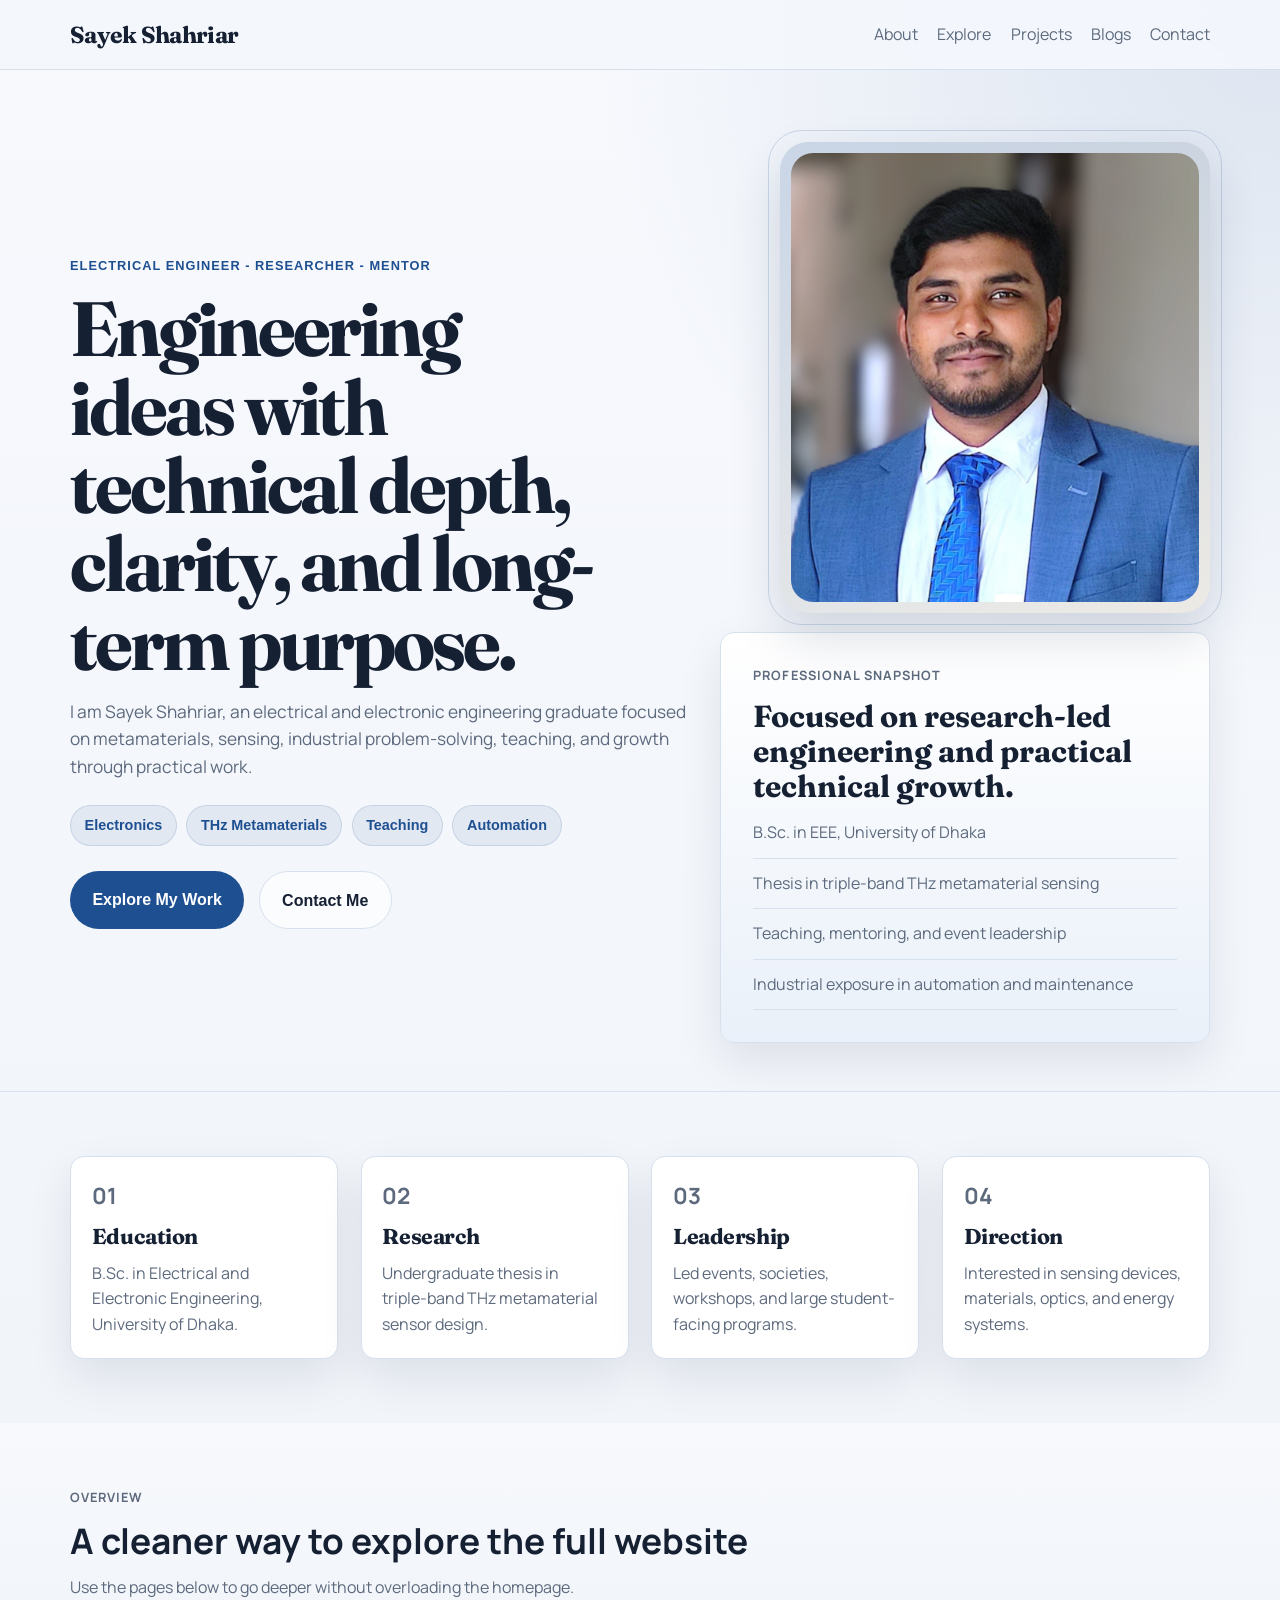
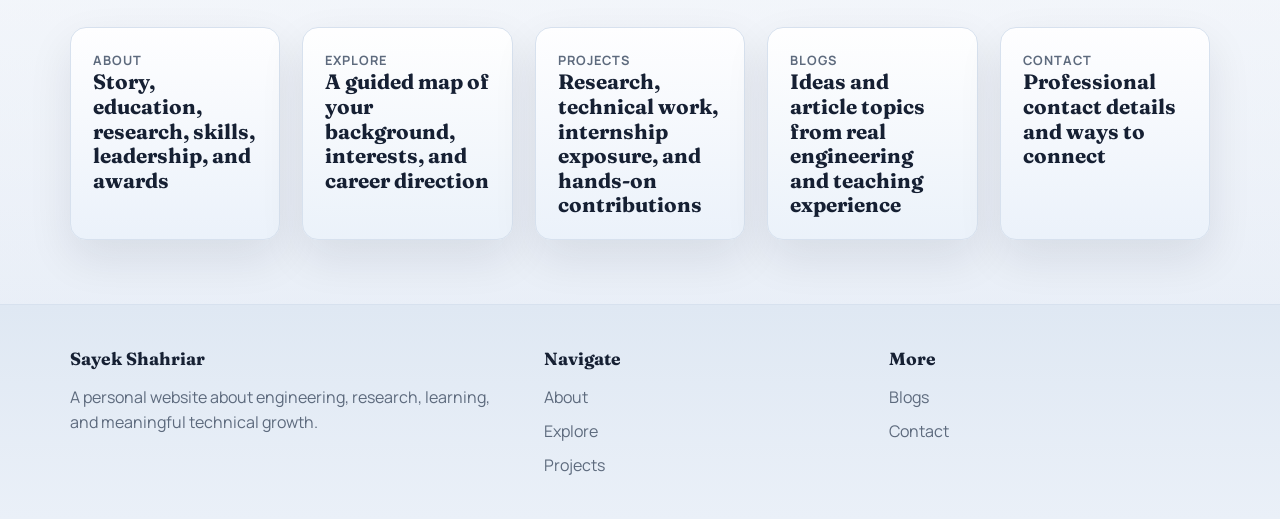
<file: index.html>
<!DOCTYPE html>
<html lang="en">
<head>
  <meta charset="UTF-8">
  <meta name="viewport" content="width=device-width, initial-scale=1.0">
  <title>Sayek Shahriar | Electrical Engineer and Researcher</title>
  <link rel="preconnect" href="https://fonts.googleapis.com">
  <link rel="preconnect" href="https://fonts.gstatic.com" crossorigin>
  <link href="https://fonts.googleapis.com/css2?family=Manrope:wght@400;500;600;700;800&family=Fraunces:opsz,wght@9..144,600;9..144,700&display=swap" rel="stylesheet">
  <link rel="stylesheet" href="style.css">
</head>
<body>
  <header class="site-header">
    <div class="container nav">
      <a class="logo" href="index.html">Sayek Shahriar</a>
      <nav>
        <ul class="nav-links">
          <li><a href="about.html">About</a></li>
          <li><a href="explore.html">Explore</a></li>
          <li><a href="projects.html">Projects</a></li>
          <li><a href="blogs.html">Blogs</a></li>
          <li><a href="contact.html">Contact</a></li>
        </ul>
      </nav>
    </div>
  </header>

  <main>
    <section class="hero home-hero">
      <div class="container hero-layout reveal">
        <div class="hero-copy">
          <p class="eyebrow">Electrical Engineer - Researcher - Mentor</p>
          <h1>Engineering ideas with technical depth, clarity, and long-term purpose.</h1>
          <p class="subtitle">
            I am Sayek Shahriar, an electrical and electronic engineering graduate focused on
            metamaterials, sensing, industrial problem-solving, teaching, and growth through
            practical work.
          </p>

          <div class="status-strip">
            <span>Electronics</span>
            <span>THz Metamaterials</span>
            <span>Teaching</span>
            <span>Automation</span>
          </div>

          <div class="hero-actions">
            <a class="button" href="explore.html">Explore My Work</a>
            <a class="button button-light" href="contact.html">Contact Me</a>
          </div>
        </div>

        <aside class="hero-visual">
          <div class="portrait-card">
            <div class="portrait-ring"></div>
            <img class="portrait-image" src="profile.jpg" alt="Portrait of Sayek Shahriar">
          </div>

          <div class="hero-panel">
            <p class="panel-label">Professional Snapshot</p>
            <h2>Focused on research-led engineering and practical technical growth.</h2>
            <ul class="panel-list">
              <li>B.Sc. in EEE, University of Dhaka</li>
              <li>Thesis in triple-band THz metamaterial sensing</li>
              <li>Teaching, mentoring, and event leadership</li>
              <li>Industrial exposure in automation and maintenance</li>
            </ul>
          </div>
        </aside>
      </div>
    </section>

    <section class="section compact-section">
      <div class="container metrics-grid reveal">
        <article class="metric-card">
          <p class="metric-number">01</p>
          <h3>Education</h3>
          <p>B.Sc. in Electrical and Electronic Engineering, University of Dhaka.</p>
        </article>
        <article class="metric-card">
          <p class="metric-number">02</p>
          <h3>Research</h3>
          <p>Undergraduate thesis in triple-band THz metamaterial sensor design.</p>
        </article>
        <article class="metric-card">
          <p class="metric-number">03</p>
          <h3>Leadership</h3>
          <p>Led events, societies, workshops, and large student-facing programs.</p>
        </article>
        <article class="metric-card">
          <p class="metric-number">04</p>
          <h3>Direction</h3>
          <p>Interested in sensing devices, materials, optics, and energy systems.</p>
        </article>
      </div>
    </section>

    <section class="section premium-strip">
      <div class="container section-header reveal">
        <p class="section-tag">Overview</p>
        <h2>A cleaner way to explore the full website</h2>
        <p>Use the pages below to go deeper without overloading the homepage.</p>
      </div>

      <div class="container quick-links-grid reveal">
        <a class="quick-link-card" href="about.html">
          <p class="story-meta">About</p>
          <h3>Story, education, research, skills, leadership, and awards</h3>
        </a>
        <a class="quick-link-card" href="explore.html">
          <p class="story-meta">Explore</p>
          <h3>A guided map of your background, interests, and career direction</h3>
        </a>
        <a class="quick-link-card" href="projects.html">
          <p class="story-meta">Projects</p>
          <h3>Research, technical work, internship exposure, and hands-on contributions</h3>
        </a>
        <a class="quick-link-card" href="blogs.html">
          <p class="story-meta">Blogs</p>
          <h3>Ideas and article topics from real engineering and teaching experience</h3>
        </a>
        <a class="quick-link-card" href="contact.html">
          <p class="story-meta">Contact</p>
          <h3>Professional contact details and ways to connect</h3>
        </a>
      </div>
    </section>
  </main>

  <footer class="site-footer">
    <div class="container footer-grid">
      <div>
        <h3>Sayek Shahriar</h3>
        <p>A personal website about engineering, research, learning, and meaningful technical growth.</p>
      </div>
      <div>
        <h3>Navigate</h3>
        <ul class="footer-links">
          <li><a href="about.html">About</a></li>
          <li><a href="explore.html">Explore</a></li>
          <li><a href="projects.html">Projects</a></li>
        </ul>
      </div>
      <div>
        <h3>More</h3>
        <ul class="footer-links">
          <li><a href="blogs.html">Blogs</a></li>
          <li><a href="contact.html">Contact</a></li>
        </ul>
      </div>
    </div>
  </footer>

  <script src="script.js"></script>
</body>
</html>
</file>
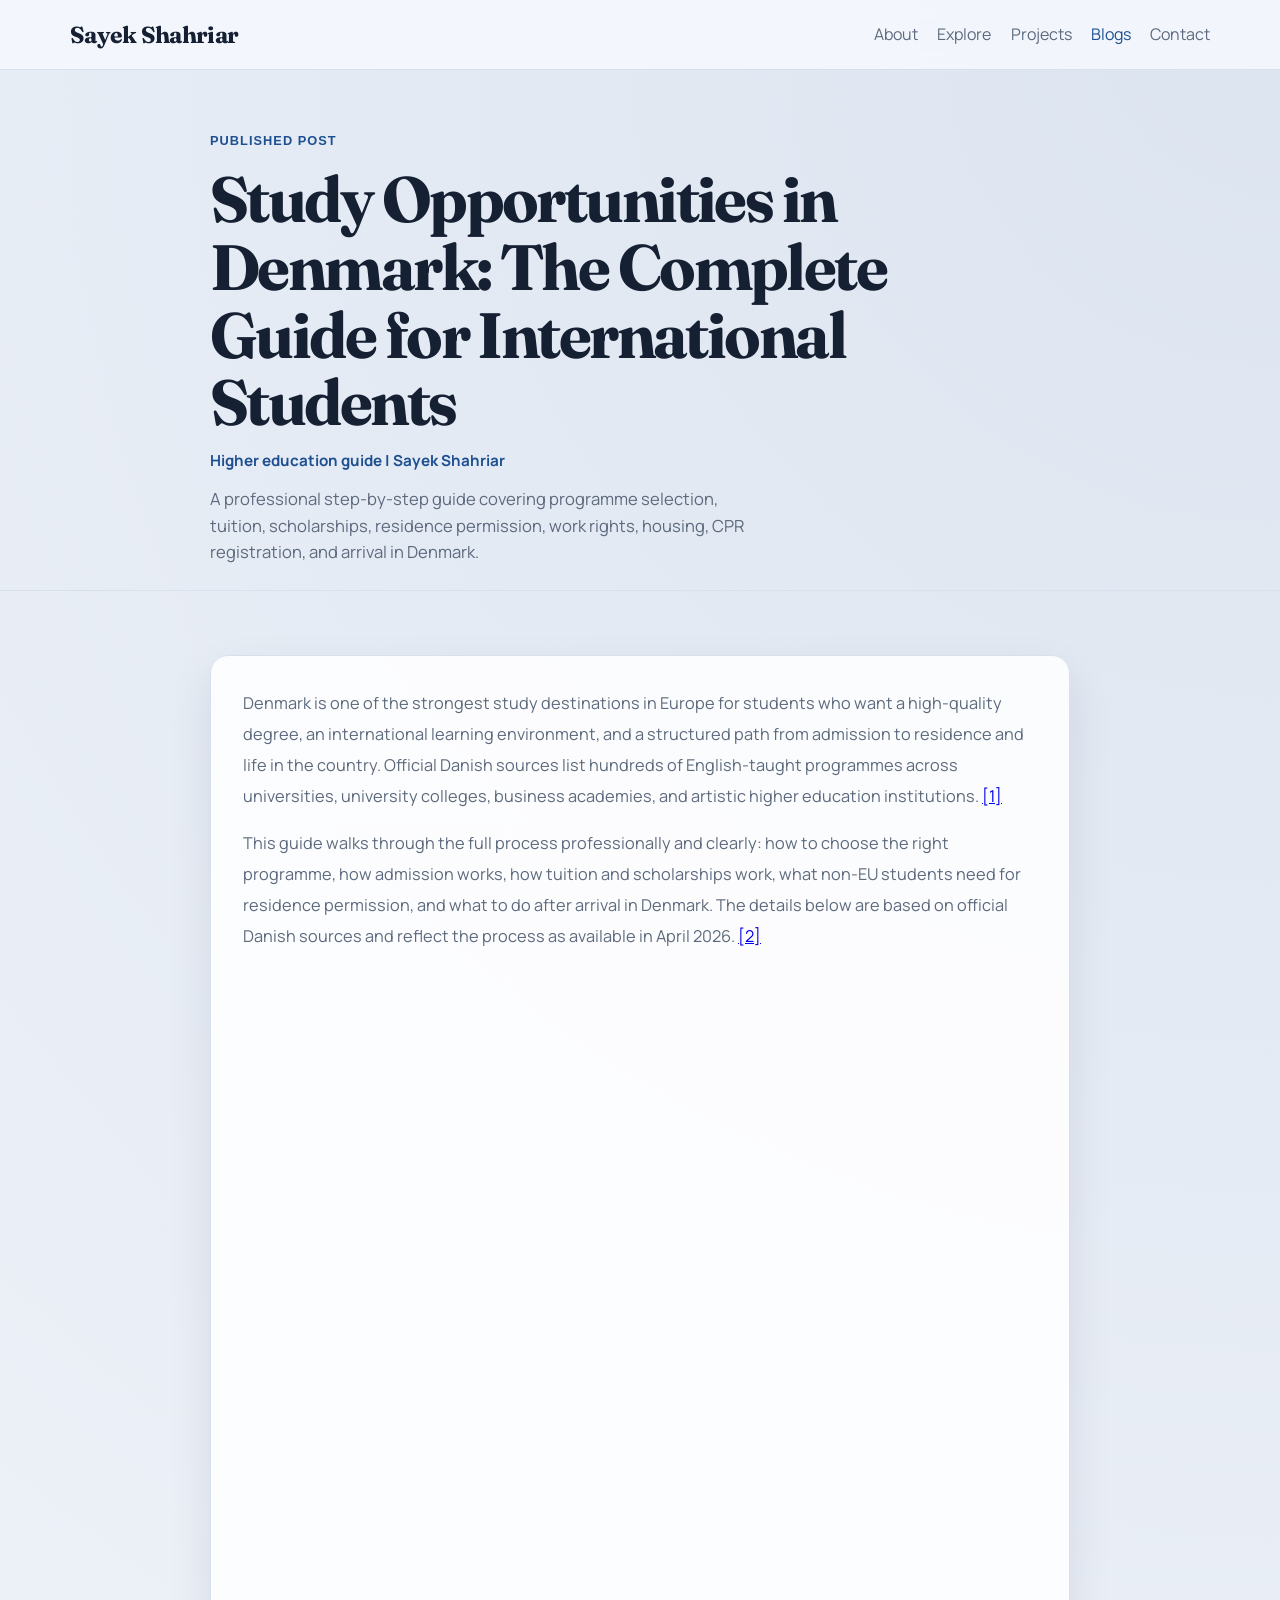
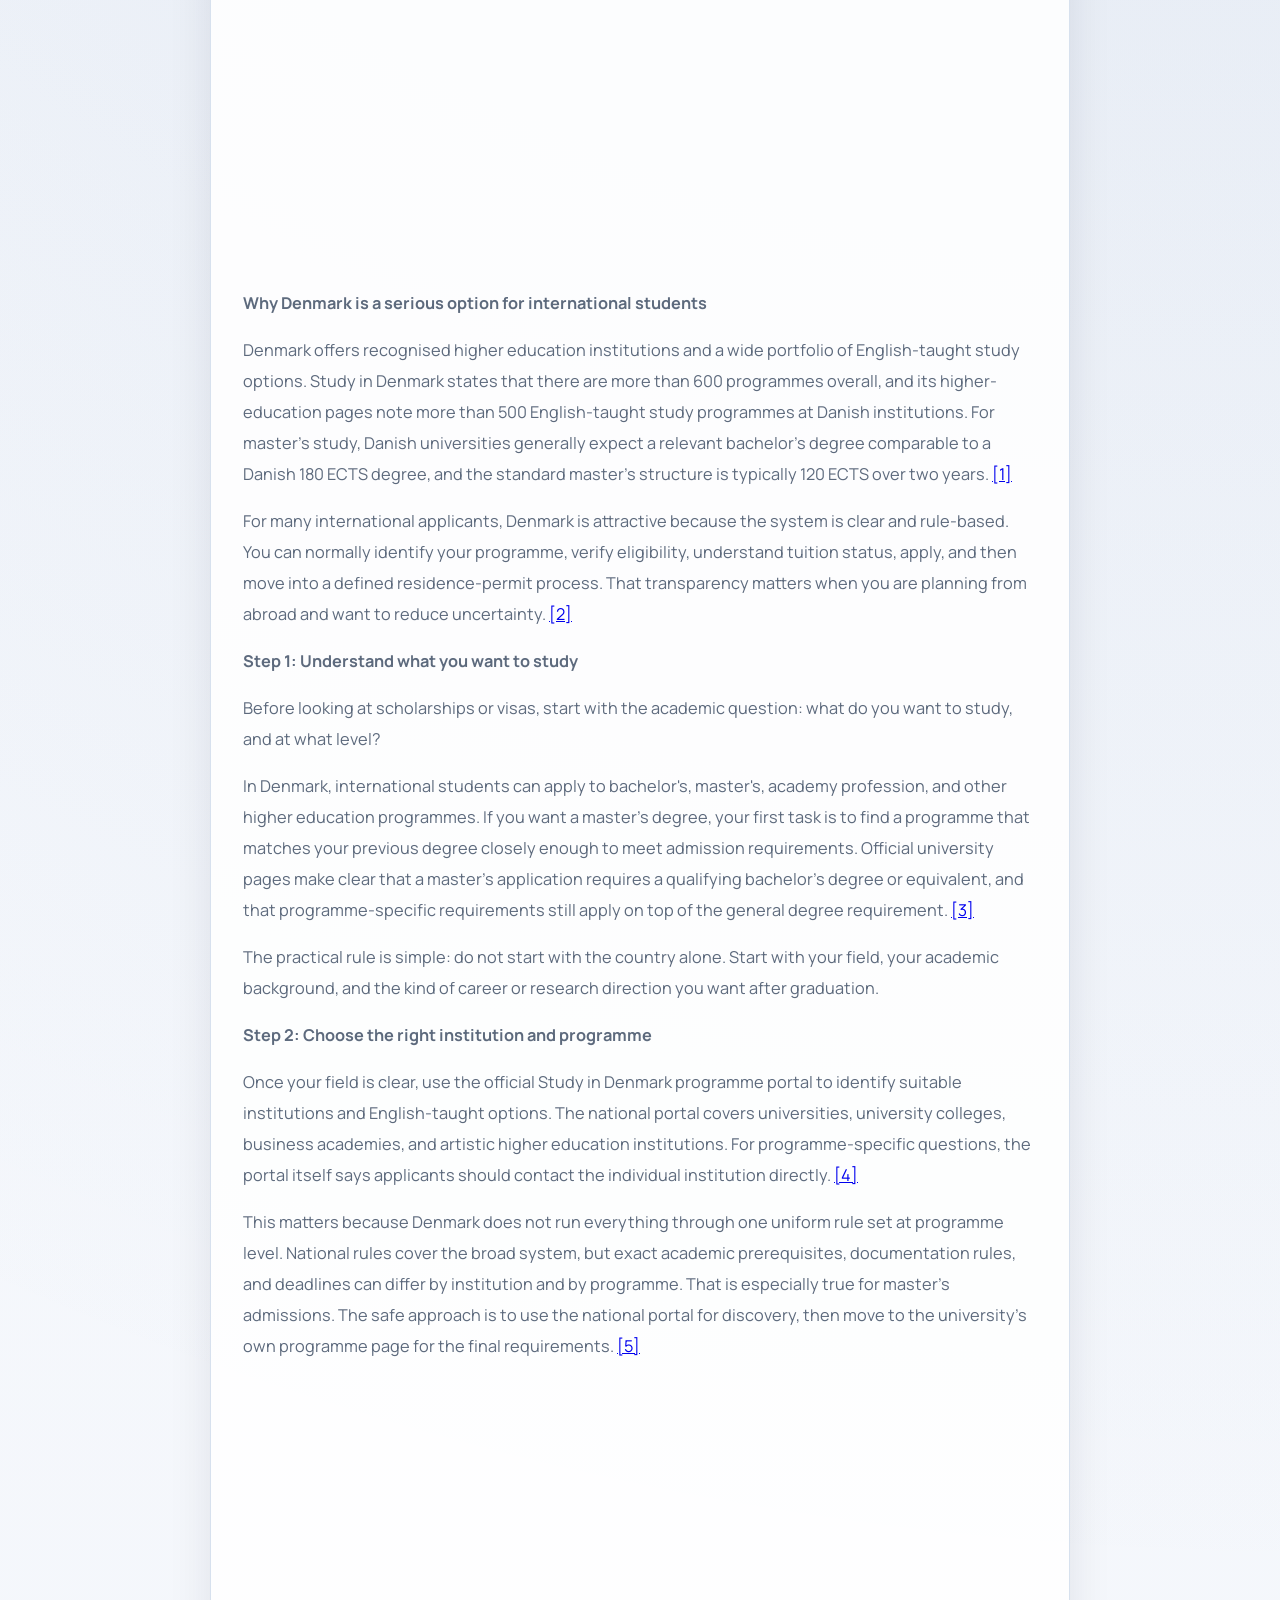
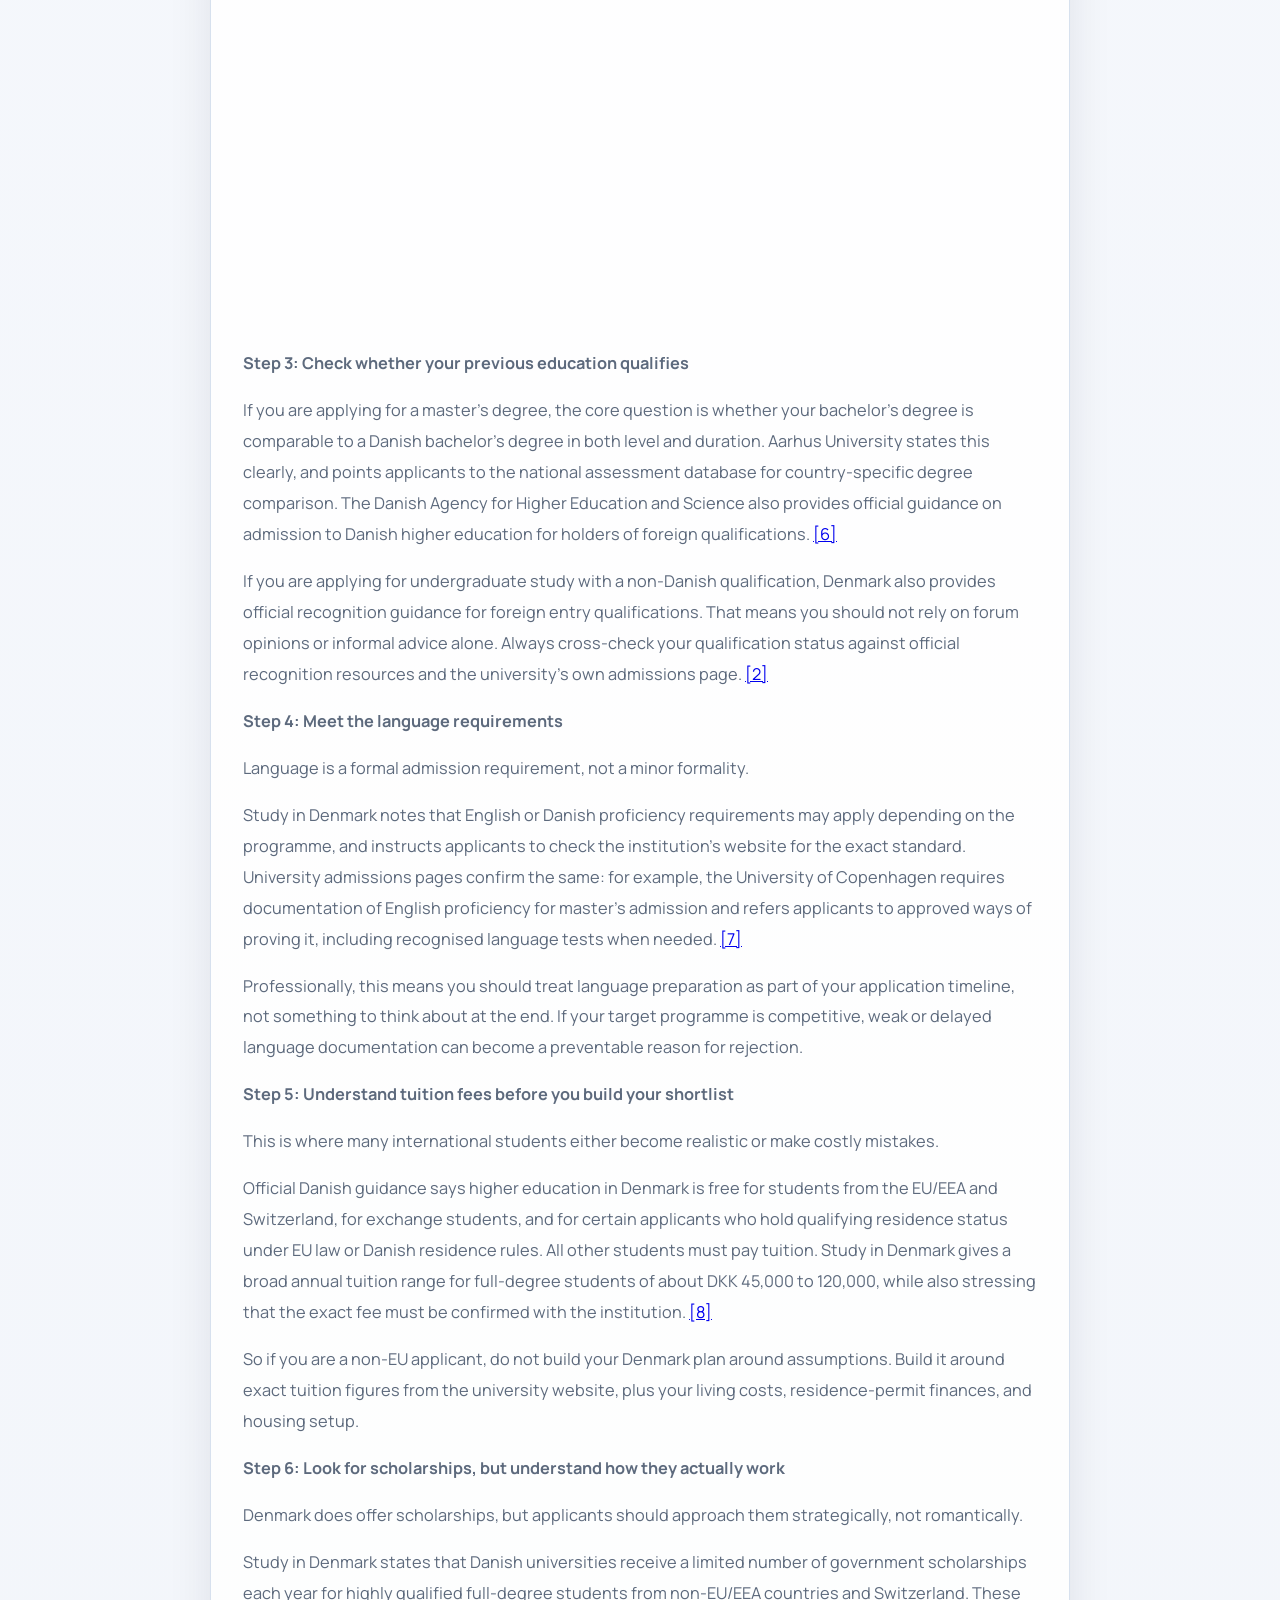
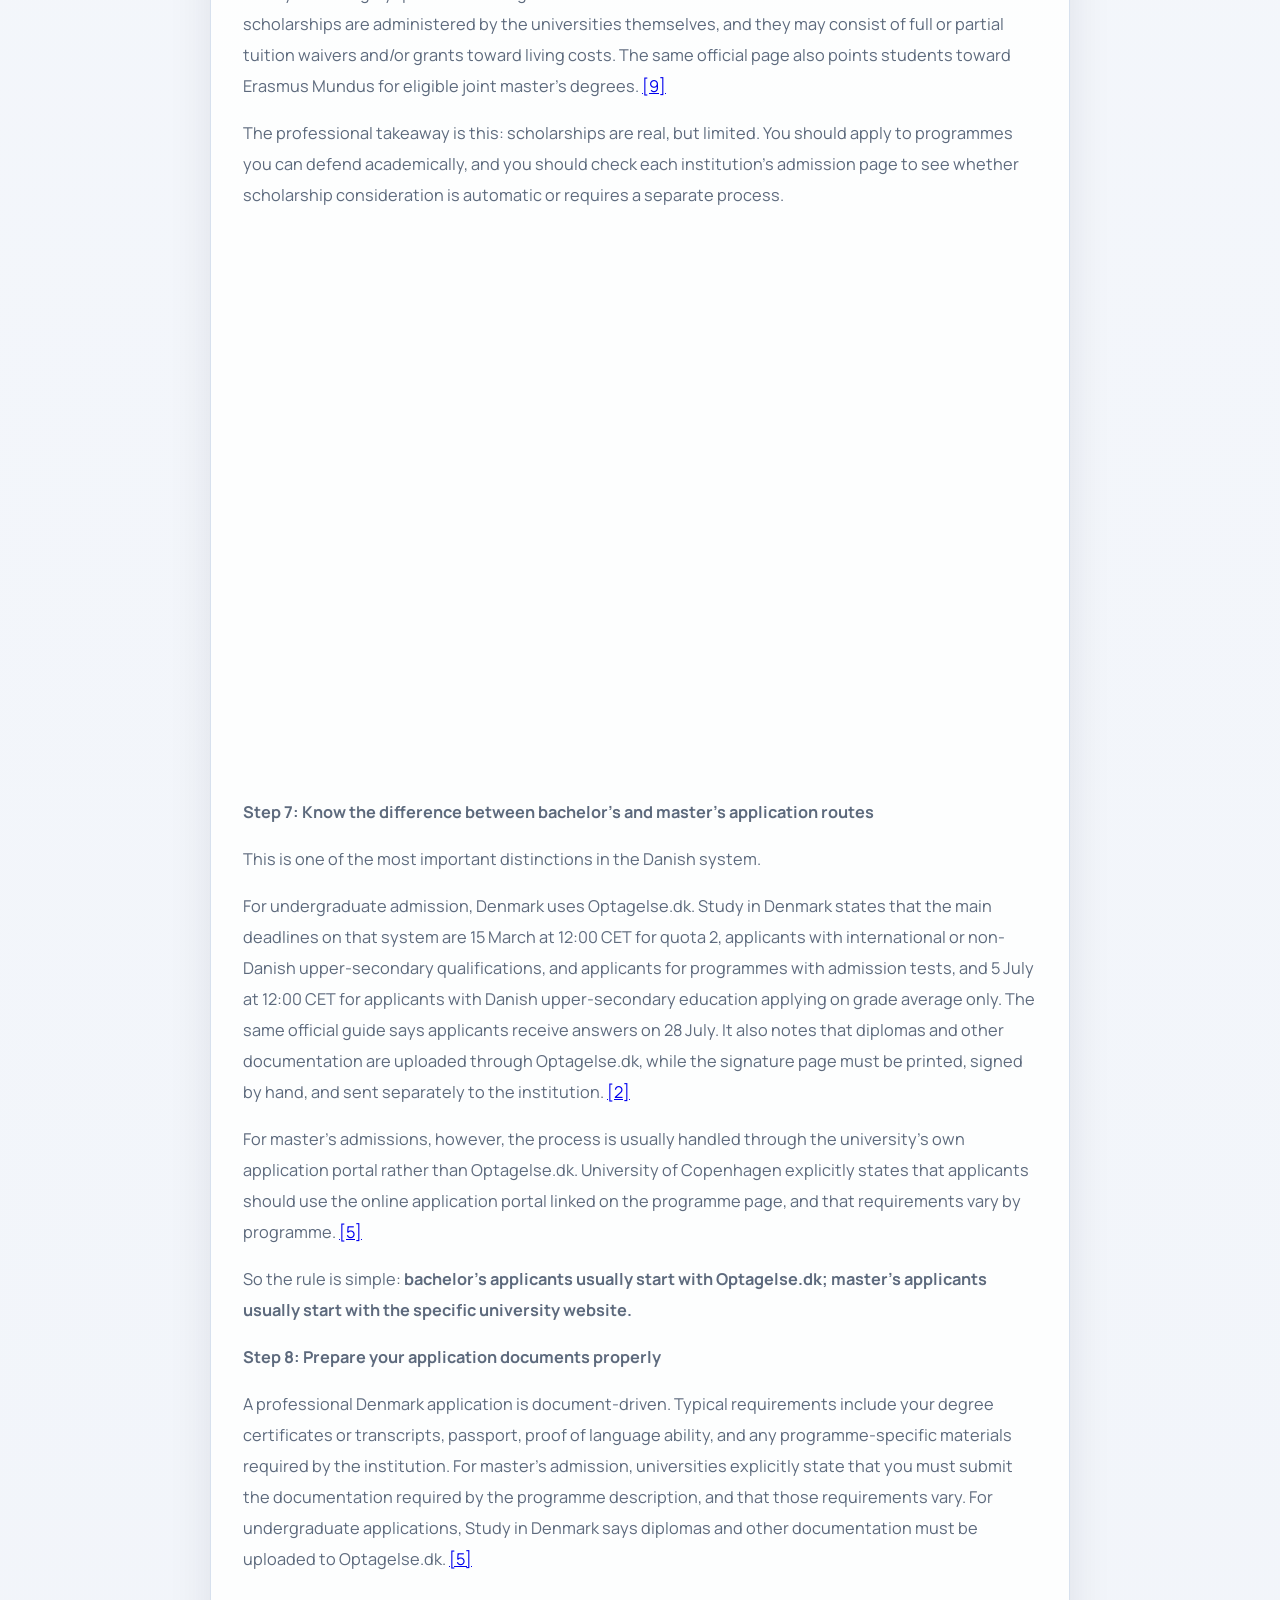
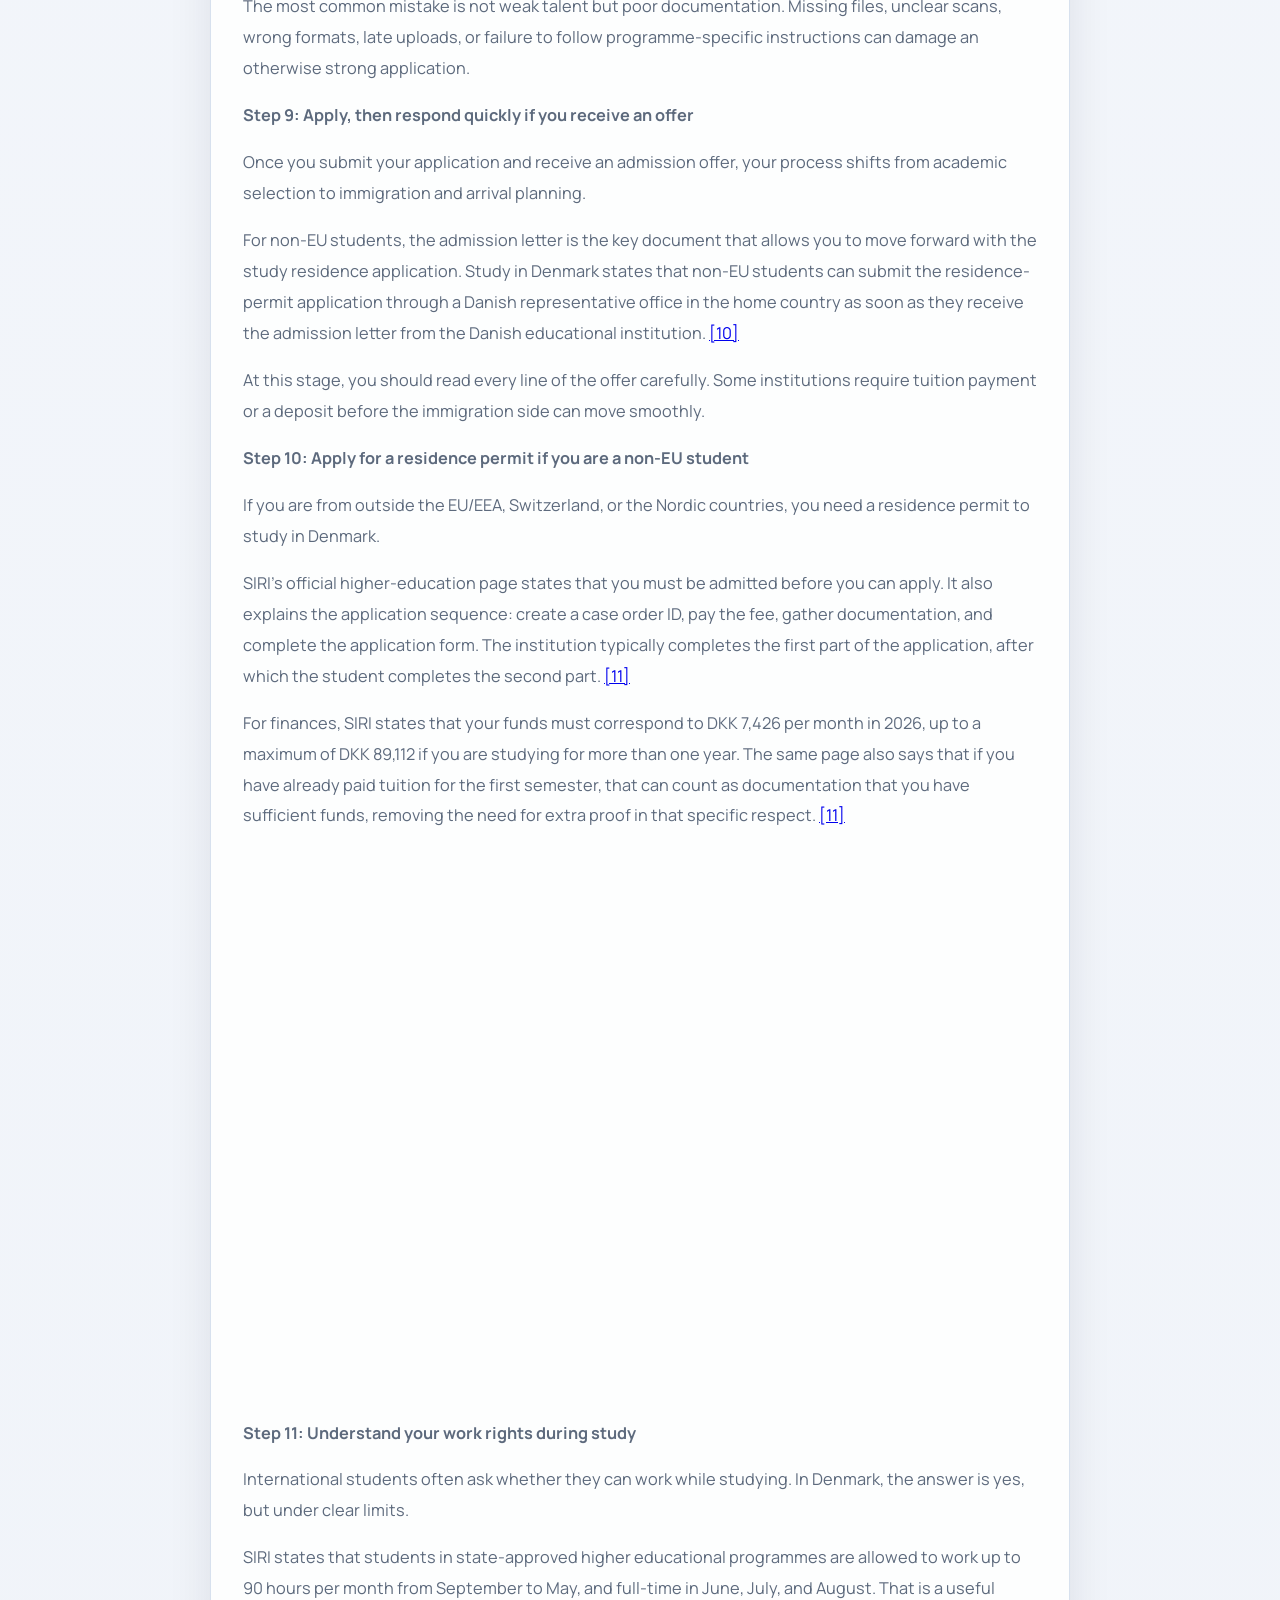
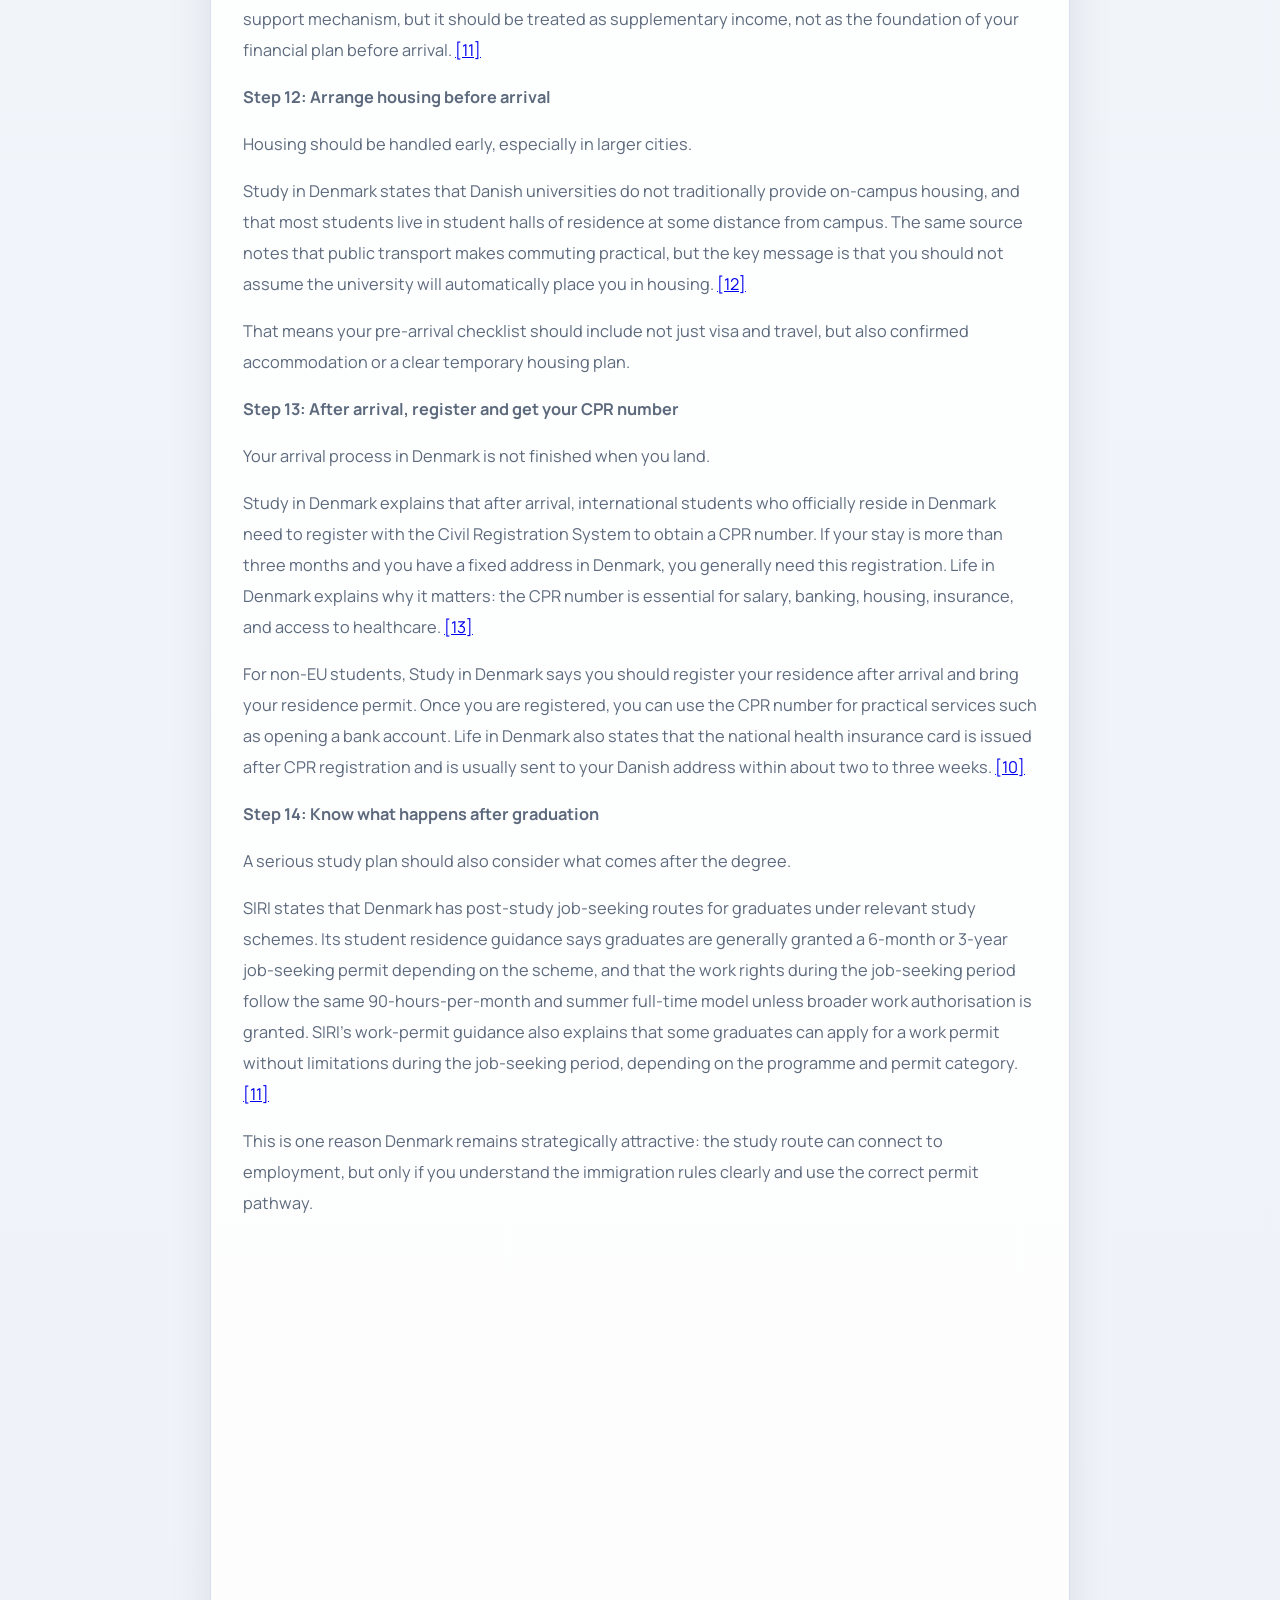
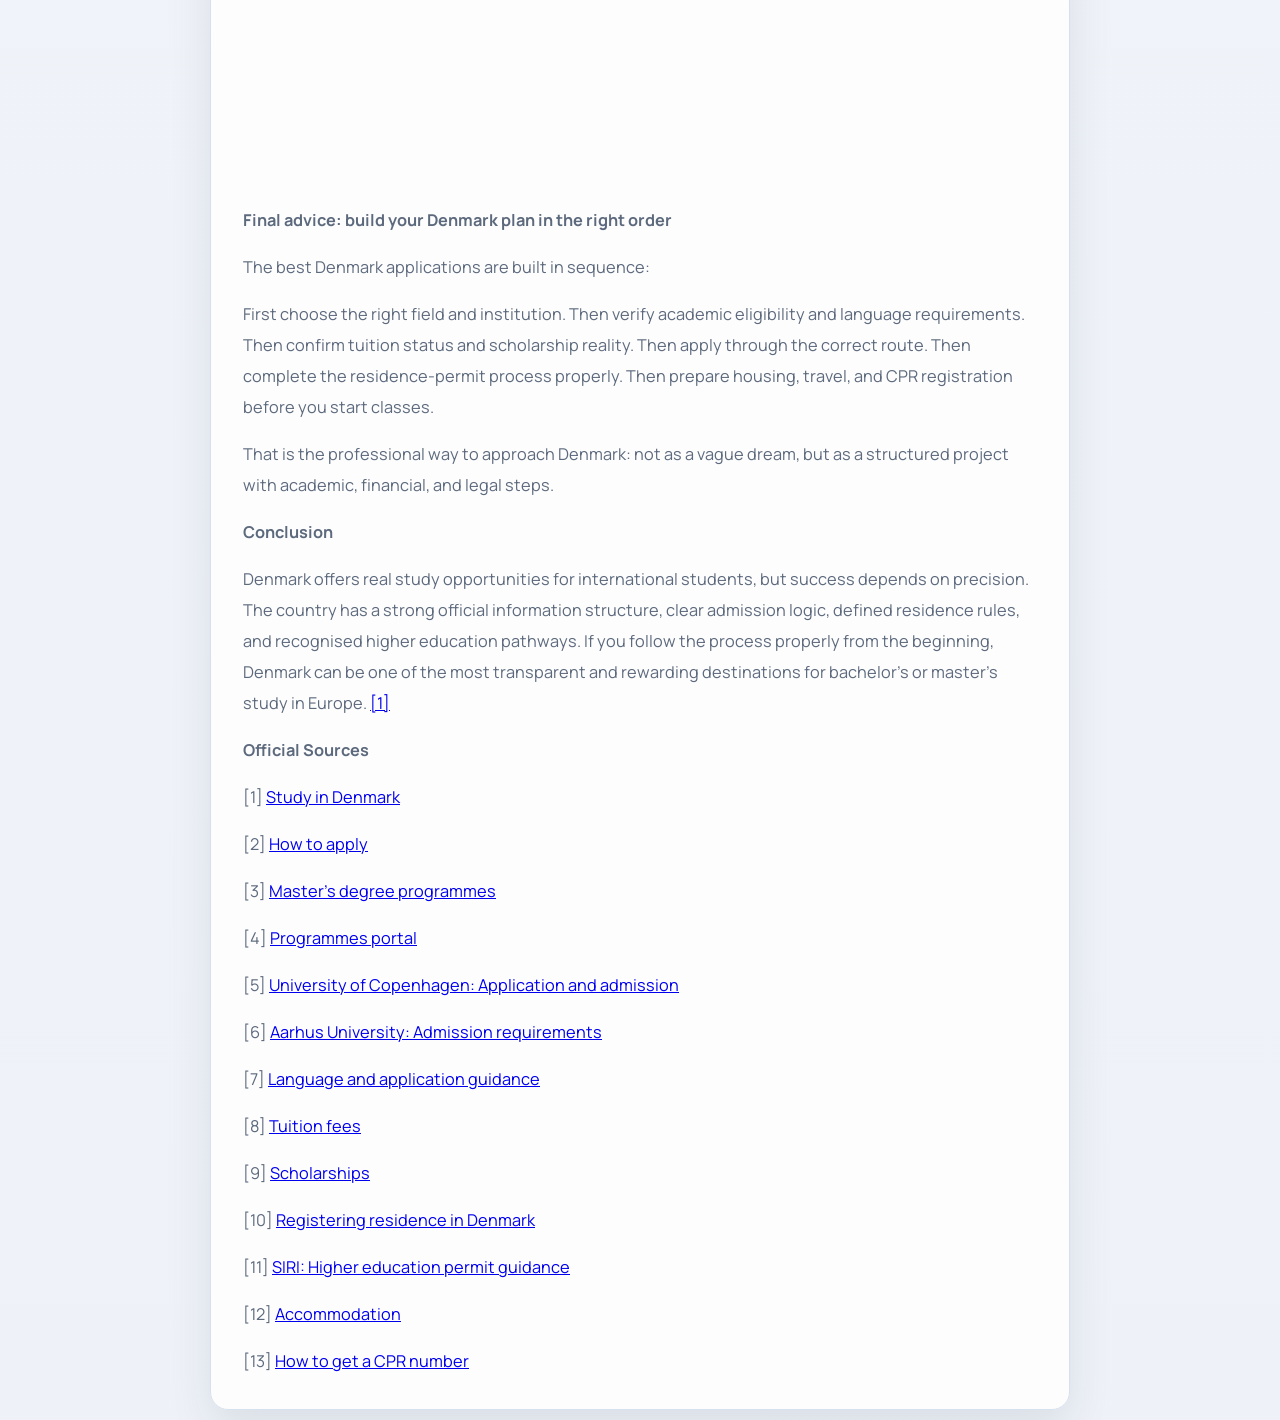
<file: blog-denmark-study-guide.html>
<!DOCTYPE html>
<html lang="en">
<head>
  <meta charset="UTF-8">
  <meta name="viewport" content="width=device-width, initial-scale=1.0">
  <title>Study Opportunities in Denmark: The Complete Guide for International Students | Sayek Shahriar</title>
  <meta name="description" content="A complete guide to studying in Denmark for international students, covering programmes, tuition, scholarships, residence permits, work rights, housing, CPR registration, and post-study options.">
  <link rel="preconnect" href="https://fonts.googleapis.com">
  <link rel="preconnect" href="https://fonts.gstatic.com" crossorigin>
  <link href="https://fonts.googleapis.com/css2?family=Manrope:wght@400;500;600;700;800&family=Fraunces:opsz,wght@9..144,600;9..144,700&display=swap" rel="stylesheet">
  <link rel="stylesheet" href="style.css">
</head>
<body>
  <header class="site-header">
    <div class="container nav">
      <a class="logo" href="index.html">Sayek Shahriar</a>
      <nav>
        <ul class="nav-links">
          <li><a href="about.html">About</a></li>
          <li><a href="explore.html">Explore</a></li>
          <li><a href="projects.html">Projects</a></li>
          <li><a href="blogs.html" class="is-active">Blogs</a></li>
          <li><a href="contact.html">Contact</a></li>
        </ul>
      </nav>
    </div>
  </header>

  <main>
    <section class="page-hero article-hero">
      <div class="container article-intro reveal">
        <p class="section-tag">Published Post</p>
        <h1 class="page-title article-title">Study Opportunities in Denmark: The Complete Guide for International Students</h1>
        <p class="article-meta-line">Higher education guide | Sayek Shahriar</p>
        <p class="page-subtitle">A professional step-by-step guide covering programme selection, tuition, scholarships, residence permission, work rights, housing, CPR registration, and arrival in Denmark.</p>
      </div>
    </section>

    <section class="section">
      <article class="container article-shell reveal">
        <p>Denmark is one of the strongest study destinations in Europe for students who want a high-quality degree, an international learning environment, and a structured path from admission to residence and life in the country. Official Danish sources list hundreds of English-taught programmes across universities, university colleges, business academies, and artistic higher education institutions. <a href="https://studyindenmark.dk/" target="_blank" rel="noopener noreferrer">[1]</a></p>

        <p>This guide walks through the full process professionally and clearly: how to choose the right programme, how admission works, how tuition and scholarships work, what non-EU students need for residence permission, and what to do after arrival in Denmark. The details below are based on official Danish sources and reflect the process as available in April 2026. <a href="https://studyindenmark.dk/study-options/how-to-apply" target="_blank" rel="noopener noreferrer">[2]</a></p>

        <figure class="article-figure">
          <img src="images/blogs/denmark-research-desk.jpg" alt="Overhead desk scene with a laptop, books, and study materials representing early research and application planning." loading="lazy" decoding="async" width="1400" height="933">
          <figcaption>Research and planning are where most Denmark applications really begin. Image source: <a href="https://www.pexels.com/photo/a-student-sitting-behind-a-wooden-desk-with-stacks-of-books-and-a-laptop-9572568/" target="_blank" rel="noopener noreferrer">Pexels / Tima Miroshnichenko</a>.</figcaption>
        </figure>

        <p><strong>Why Denmark is a serious option for international students</strong></p>
        <p>Denmark offers recognised higher education institutions and a wide portfolio of English-taught study options. Study in Denmark states that there are more than 600 programmes overall, and its higher-education pages note more than 500 English-taught study programmes at Danish institutions. For master's study, Danish universities generally expect a relevant bachelor's degree comparable to a Danish 180 ECTS degree, and the standard master's structure is typically 120 ECTS over two years. <a href="https://studyindenmark.dk/" target="_blank" rel="noopener noreferrer">[1]</a></p>
        <p>For many international applicants, Denmark is attractive because the system is clear and rule-based. You can normally identify your programme, verify eligibility, understand tuition status, apply, and then move into a defined residence-permit process. That transparency matters when you are planning from abroad and want to reduce uncertainty. <a href="https://studyindenmark.dk/study-options/how-to-apply" target="_blank" rel="noopener noreferrer">[2]</a></p>

        <p><strong>Step 1: Understand what you want to study</strong></p>
        <p>Before looking at scholarships or visas, start with the academic question: what do you want to study, and at what level?</p>
        <p>In Denmark, international students can apply to bachelor's, master's, academy profession, and other higher education programmes. If you want a master's degree, your first task is to find a programme that matches your previous degree closely enough to meet admission requirements. Official university pages make clear that a master's application requires a qualifying bachelor's degree or equivalent, and that programme-specific requirements still apply on top of the general degree requirement. <a href="https://studyindenmark.dk/study-options/what-can-i-study/masters-programmes" target="_blank" rel="noopener noreferrer">[3]</a></p>
        <p>The practical rule is simple: do not start with the country alone. Start with your field, your academic background, and the kind of career or research direction you want after graduation.</p>

        <p><strong>Step 2: Choose the right institution and programme</strong></p>
        <p>Once your field is clear, use the official Study in Denmark programme portal to identify suitable institutions and English-taught options. The national portal covers universities, university colleges, business academies, and artistic higher education institutions. For programme-specific questions, the portal itself says applicants should contact the individual institution directly. <a href="https://studyindenmark.dk/portal" target="_blank" rel="noopener noreferrer">[4]</a></p>
        <p>This matters because Denmark does not run everything through one uniform rule set at programme level. National rules cover the broad system, but exact academic prerequisites, documentation rules, and deadlines can differ by institution and by programme. That is especially true for master's admissions. The safe approach is to use the national portal for discovery, then move to the university's own programme page for the final requirements. <a href="https://www.ku.dk/studies/masters/application-and-admission" target="_blank" rel="noopener noreferrer">[5]</a></p>

        <figure class="article-figure">
          <img src="images/blogs/denmark-classroom.jpg" alt="University students in a collaborative classroom, representing the international academic environment in Denmark." loading="lazy" decoding="async" width="1400" height="2100">
          <figcaption>Denmark appeals to many students because it combines structured admissions with a strong international classroom environment. Image source: <a href="https://www.pexels.com/photo/three-people-in-a-classroom-6209570/" target="_blank" rel="noopener noreferrer">Pexels / cottonbro studio</a>.</figcaption>
        </figure>

        <p><strong>Step 3: Check whether your previous education qualifies</strong></p>
        <p>If you are applying for a master's degree, the core question is whether your bachelor's degree is comparable to a Danish bachelor's degree in both level and duration. Aarhus University states this clearly, and points applicants to the national assessment database for country-specific degree comparison. The Danish Agency for Higher Education and Science also provides official guidance on admission to Danish higher education for holders of foreign qualifications. <a href="https://masters.au.dk/how-to-apply/admission-requirements" target="_blank" rel="noopener noreferrer">[6]</a></p>
        <p>If you are applying for undergraduate study with a non-Danish qualification, Denmark also provides official recognition guidance for foreign entry qualifications. That means you should not rely on forum opinions or informal advice alone. Always cross-check your qualification status against official recognition resources and the university's own admissions page. <a href="https://studyindenmark.dk/study-options/how-to-apply" target="_blank" rel="noopener noreferrer">[2]</a></p>

        <p><strong>Step 4: Meet the language requirements</strong></p>
        <p>Language is a formal admission requirement, not a minor formality.</p>
        <p>Study in Denmark notes that English or Danish proficiency requirements may apply depending on the programme, and instructs applicants to check the institution's website for the exact standard. University admissions pages confirm the same: for example, the University of Copenhagen requires documentation of English proficiency for master's admission and refers applicants to approved ways of proving it, including recognised language tests when needed. <a href="https://studyindenmark.dk/study-options/how-to-apply" target="_blank" rel="noopener noreferrer">[7]</a></p>
        <p>Professionally, this means you should treat language preparation as part of your application timeline, not something to think about at the end. If your target programme is competitive, weak or delayed language documentation can become a preventable reason for rejection.</p>

        <p><strong>Step 5: Understand tuition fees before you build your shortlist</strong></p>
        <p>This is where many international students either become realistic or make costly mistakes.</p>
        <p>Official Danish guidance says higher education in Denmark is free for students from the EU/EEA and Switzerland, for exchange students, and for certain applicants who hold qualifying residence status under EU law or Danish residence rules. All other students must pay tuition. Study in Denmark gives a broad annual tuition range for full-degree students of about DKK 45,000 to 120,000, while also stressing that the exact fee must be confirmed with the institution. <a href="https://studyindenmark.dk/study-options/tuition-fees-and-scholarships" target="_blank" rel="noopener noreferrer">[8]</a></p>
        <p>So if you are a non-EU applicant, do not build your Denmark plan around assumptions. Build it around exact tuition figures from the university website, plus your living costs, residence-permit finances, and housing setup.</p>

        <p><strong>Step 6: Look for scholarships, but understand how they actually work</strong></p>
        <p>Denmark does offer scholarships, but applicants should approach them strategically, not romantically.</p>
        <p>Study in Denmark states that Danish universities receive a limited number of government scholarships each year for highly qualified full-degree students from non-EU/EEA countries and Switzerland. These scholarships are administered by the universities themselves, and they may consist of full or partial tuition waivers and/or grants toward living costs. The same official page also points students toward Erasmus Mundus for eligible joint master's degrees. <a href="https://studyindenmark.dk/study-options/scholarships" target="_blank" rel="noopener noreferrer">[9]</a></p>
        <p>The professional takeaway is this: scholarships are real, but limited. You should apply to programmes you can defend academically, and you should check each institution's admission page to see whether scholarship consideration is automatic or requires a separate process.</p>

        <figure class="article-figure">
          <img src="images/blogs/denmark-budget.jpg" alt="Desk with laptop, calculator, coffee, and money, representing tuition and financial planning for studying abroad." loading="lazy" decoding="async" width="1400" height="933">
          <figcaption>Financial planning is one of the most practical parts of the process, especially for non-EU applicants managing tuition and living costs. Image source: <a href="https://www.pexels.com/photo/money-coffee-calculator-and-laptop-on-a-desk-5942707/" target="_blank" rel="noopener noreferrer">Pexels / Karolina Grabowska</a>.</figcaption>
        </figure>

        <p><strong>Step 7: Know the difference between bachelor's and master's application routes</strong></p>
        <p>This is one of the most important distinctions in the Danish system.</p>
        <p>For undergraduate admission, Denmark uses Optagelse.dk. Study in Denmark states that the main deadlines on that system are 15 March at 12:00 CET for quota 2, applicants with international or non-Danish upper-secondary qualifications, and applicants for programmes with admission tests, and 5 July at 12:00 CET for applicants with Danish upper-secondary education applying on grade average only. The same official guide says applicants receive answers on 28 July. It also notes that diplomas and other documentation are uploaded through Optagelse.dk, while the signature page must be printed, signed by hand, and sent separately to the institution. <a href="https://studyindenmark.dk/study-options/how-to-apply" target="_blank" rel="noopener noreferrer">[2]</a></p>
        <p>For master's admissions, however, the process is usually handled through the university's own application portal rather than Optagelse.dk. University of Copenhagen explicitly states that applicants should use the online application portal linked on the programme page, and that requirements vary by programme. <a href="https://www.ku.dk/studies/masters/application-and-admission" target="_blank" rel="noopener noreferrer">[5]</a></p>
        <p>So the rule is simple: <strong>bachelor's applicants usually start with Optagelse.dk; master's applicants usually start with the specific university website.</strong></p>

        <p><strong>Step 8: Prepare your application documents properly</strong></p>
        <p>A professional Denmark application is document-driven. Typical requirements include your degree certificates or transcripts, passport, proof of language ability, and any programme-specific materials required by the institution. For master's admission, universities explicitly state that you must submit the documentation required by the programme description, and that those requirements vary. For undergraduate applications, Study in Denmark says diplomas and other documentation must be uploaded to Optagelse.dk. <a href="https://www.ku.dk/studies/masters/application-and-admission" target="_blank" rel="noopener noreferrer">[5]</a></p>
        <p>The most common mistake is not weak talent but poor documentation. Missing files, unclear scans, wrong formats, late uploads, or failure to follow programme-specific instructions can damage an otherwise strong application.</p>

        <p><strong>Step 9: Apply, then respond quickly if you receive an offer</strong></p>
        <p>Once you submit your application and receive an admission offer, your process shifts from academic selection to immigration and arrival planning.</p>
        <p>For non-EU students, the admission letter is the key document that allows you to move forward with the study residence application. Study in Denmark states that non-EU students can submit the residence-permit application through a Danish representative office in the home country as soon as they receive the admission letter from the Danish educational institution. <a href="https://studyindenmark.dk/live-in-denmark/permits-visas-red-tape/how-do-i-register-my-residence-in-denmark" target="_blank" rel="noopener noreferrer">[10]</a></p>
        <p>At this stage, you should read every line of the offer carefully. Some institutions require tuition payment or a deposit before the immigration side can move smoothly.</p>

        <p><strong>Step 10: Apply for a residence permit if you are a non-EU student</strong></p>
        <p>If you are from outside the EU/EEA, Switzerland, or the Nordic countries, you need a residence permit to study in Denmark.</p>
        <p>SIRI's official higher-education page states that you must be admitted before you can apply. It also explains the application sequence: create a case order ID, pay the fee, gather documentation, and complete the application form. The institution typically completes the first part of the application, after which the student completes the second part. <a href="https://www.nyidanmark.dk/en-GB/You-want-to-apply/Study/Higher-Education" target="_blank" rel="noopener noreferrer">[11]</a></p>
        <p>For finances, SIRI states that your funds must correspond to DKK 7,426 per month in 2026, up to a maximum of DKK 89,112 if you are studying for more than one year. The same page also says that if you have already paid tuition for the first semester, that can count as documentation that you have sufficient funds, removing the need for extra proof in that specific respect. <a href="https://www.nyidanmark.dk/en-GB/You-want-to-apply/Study/Higher-Education" target="_blank" rel="noopener noreferrer">[11]</a></p>

        <figure class="article-figure">
          <img src="images/blogs/denmark-registration.jpg" alt="A person speaking with a receptionist at a modern front desk, representing permit and registration steps." loading="lazy" decoding="async" width="1400" height="2097">
          <figcaption>After admission, the process becomes document-driven again through residence, registration, and arrival formalities. Image source: <a href="https://www.pexels.com/photo/man-in-white-dress-shirt-standing-near-a-woman-in-the-reception-6809656/" target="_blank" rel="noopener noreferrer">Pexels / Pavel Danilyuk</a>.</figcaption>
        </figure>

        <p><strong>Step 11: Understand your work rights during study</strong></p>
        <p>International students often ask whether they can work while studying. In Denmark, the answer is yes, but under clear limits.</p>
        <p>SIRI states that students in state-approved higher educational programmes are allowed to work up to 90 hours per month from September to May, and full-time in June, July, and August. That is a useful support mechanism, but it should be treated as supplementary income, not as the foundation of your financial plan before arrival. <a href="https://www.nyidanmark.dk/en-GB/You-want-to-apply/Study/Higher-Education" target="_blank" rel="noopener noreferrer">[11]</a></p>

        <p><strong>Step 12: Arrange housing before arrival</strong></p>
        <p>Housing should be handled early, especially in larger cities.</p>
        <p>Study in Denmark states that Danish universities do not traditionally provide on-campus housing, and that most students live in student halls of residence at some distance from campus. The same source notes that public transport makes commuting practical, but the key message is that you should not assume the university will automatically place you in housing. <a href="https://studyindenmark.dk/live-in-denmark/housing" target="_blank" rel="noopener noreferrer">[12]</a></p>
        <p>That means your pre-arrival checklist should include not just visa and travel, but also confirmed accommodation or a clear temporary housing plan.</p>

        <p><strong>Step 13: After arrival, register and get your CPR number</strong></p>
        <p>Your arrival process in Denmark is not finished when you land.</p>
        <p>Study in Denmark explains that after arrival, international students who officially reside in Denmark need to register with the Civil Registration System to obtain a CPR number. If your stay is more than three months and you have a fixed address in Denmark, you generally need this registration. Life in Denmark explains why it matters: the CPR number is essential for salary, banking, housing, insurance, and access to healthcare. <a href="https://studyindenmark.dk/live-in-denmark/permits-visas-red-tape/how-do-i-get-a-danish-id-number-cpr" target="_blank" rel="noopener noreferrer">[13]</a></p>
        <p>For non-EU students, Study in Denmark says you should register your residence after arrival and bring your residence permit. Once you are registered, you can use the CPR number for practical services such as opening a bank account. Life in Denmark also states that the national health insurance card is issued after CPR registration and is usually sent to your Danish address within about two to three weeks. <a href="https://studyindenmark.dk/live-in-denmark/permits-visas-red-tape/how-do-i-register-my-residence-in-denmark" target="_blank" rel="noopener noreferrer">[10]</a></p>

        <p><strong>Step 14: Know what happens after graduation</strong></p>
        <p>A serious study plan should also consider what comes after the degree.</p>
        <p>SIRI states that Denmark has post-study job-seeking routes for graduates under relevant study schemes. Its student residence guidance says graduates are generally granted a 6-month or 3-year job-seeking permit depending on the scheme, and that the work rights during the job-seeking period follow the same 90-hours-per-month and summer full-time model unless broader work authorisation is granted. SIRI's work-permit guidance also explains that some graduates can apply for a work permit without limitations during the job-seeking period, depending on the programme and permit category. <a href="https://www.nyidanmark.dk/en-GB/You-want-to-apply/Study/Higher-Education" target="_blank" rel="noopener noreferrer">[11]</a></p>
        <p>This is one reason Denmark remains strategically attractive: the study route can connect to employment, but only if you understand the immigration rules clearly and use the correct permit pathway.</p>

        <figure class="article-figure">
          <img src="images/blogs/denmark-arrival-city.jpg" alt="Cyclists riding through a Copenhagen city street, representing student life and everyday mobility after arrival in Denmark." loading="lazy" decoding="async" width="1400" height="1867">
          <figcaption>Life in Denmark is not only about admission and permits. It is also about adjusting to the rhythm of the city, transport, and everyday student life. Image source: <a href="https://www.pexels.com/photo/city-street-with-people-riding-bicycles-6207777/" target="_blank" rel="noopener noreferrer">Pexels / Nadezhda Moryak</a>.</figcaption>
        </figure>

        <p><strong>Final advice: build your Denmark plan in the right order</strong></p>
        <p>The best Denmark applications are built in sequence:</p>
        <p>First choose the right field and institution. Then verify academic eligibility and language requirements. Then confirm tuition status and scholarship reality. Then apply through the correct route. Then complete the residence-permit process properly. Then prepare housing, travel, and CPR registration before you start classes.</p>
        <p>That is the professional way to approach Denmark: not as a vague dream, but as a structured project with academic, financial, and legal steps.</p>

        <p><strong>Conclusion</strong></p>
        <p>Denmark offers real study opportunities for international students, but success depends on precision. The country has a strong official information structure, clear admission logic, defined residence rules, and recognised higher education pathways. If you follow the process properly from the beginning, Denmark can be one of the most transparent and rewarding destinations for bachelor's or master's study in Europe. <a href="https://studyindenmark.dk/" target="_blank" rel="noopener noreferrer">[1]</a></p>

        <p><strong>Official Sources</strong></p>
        <p>[1] <a href="https://studyindenmark.dk/" target="_blank" rel="noopener noreferrer">Study in Denmark</a></p>
        <p>[2] <a href="https://studyindenmark.dk/study-options/how-to-apply" target="_blank" rel="noopener noreferrer">How to apply</a></p>
        <p>[3] <a href="https://studyindenmark.dk/study-options/what-can-i-study/masters-programmes" target="_blank" rel="noopener noreferrer">Master's degree programmes</a></p>
        <p>[4] <a href="https://studyindenmark.dk/portal" target="_blank" rel="noopener noreferrer">Programmes portal</a></p>
        <p>[5] <a href="https://www.ku.dk/studies/masters/application-and-admission" target="_blank" rel="noopener noreferrer">University of Copenhagen: Application and admission</a></p>
        <p>[6] <a href="https://masters.au.dk/how-to-apply/admission-requirements" target="_blank" rel="noopener noreferrer">Aarhus University: Admission requirements</a></p>
        <p>[7] <a href="https://studyindenmark.dk/study-options/how-to-apply" target="_blank" rel="noopener noreferrer">Language and application guidance</a></p>
        <p>[8] <a href="https://studyindenmark.dk/study-options/tuition-fees-and-scholarships" target="_blank" rel="noopener noreferrer">Tuition fees</a></p>
        <p>[9] <a href="https://studyindenmark.dk/study-options/scholarships" target="_blank" rel="noopener noreferrer">Scholarships</a></p>
        <p>[10] <a href="https://studyindenmark.dk/live-in-denmark/permits-visas-red-tape/how-do-i-register-my-residence-in-denmark" target="_blank" rel="noopener noreferrer">Registering residence in Denmark</a></p>
        <p>[11] <a href="https://www.nyidanmark.dk/en-GB/You-want-to-apply/Study/Higher-Education" target="_blank" rel="noopener noreferrer">SIRI: Higher education permit guidance</a></p>
        <p>[12] <a href="https://studyindenmark.dk/live-in-denmark/housing" target="_blank" rel="noopener noreferrer">Accommodation</a></p>
        <p>[13] <a href="https://studyindenmark.dk/live-in-denmark/permits-visas-red-tape/how-do-i-get-a-danish-id-number-cpr" target="_blank" rel="noopener noreferrer">How to get a CPR number</a></p>
      </article>

      <div class="container article-footer reveal">
        <a class="button button-light" href="blogs.html">Back to all blogs</a>
      </div>
    </section>
  </main>

  <footer class="site-footer">
    <div class="container footer-grid">
      <div>
        <h3>Sayek Shahriar</h3>
        <p>A personal website about engineering, research, learning, and meaningful technical growth.</p>
      </div>
      <div>
        <h3>Navigate</h3>
        <ul class="footer-links">
          <li><a href="index.html">Home</a></li>
          <li><a href="projects.html">Projects</a></li>
          <li><a href="blogs.html">Blogs</a></li>
        </ul>
      </div>
      <div>
        <h3>More</h3>
        <ul class="footer-links">
          <li><a href="about.html">About</a></li>
          <li><a href="contact.html">Contact</a></li>
        </ul>
      </div>
    </div>
  </footer>

  <script src="script.js"></script>
</body>
</html>
</file>
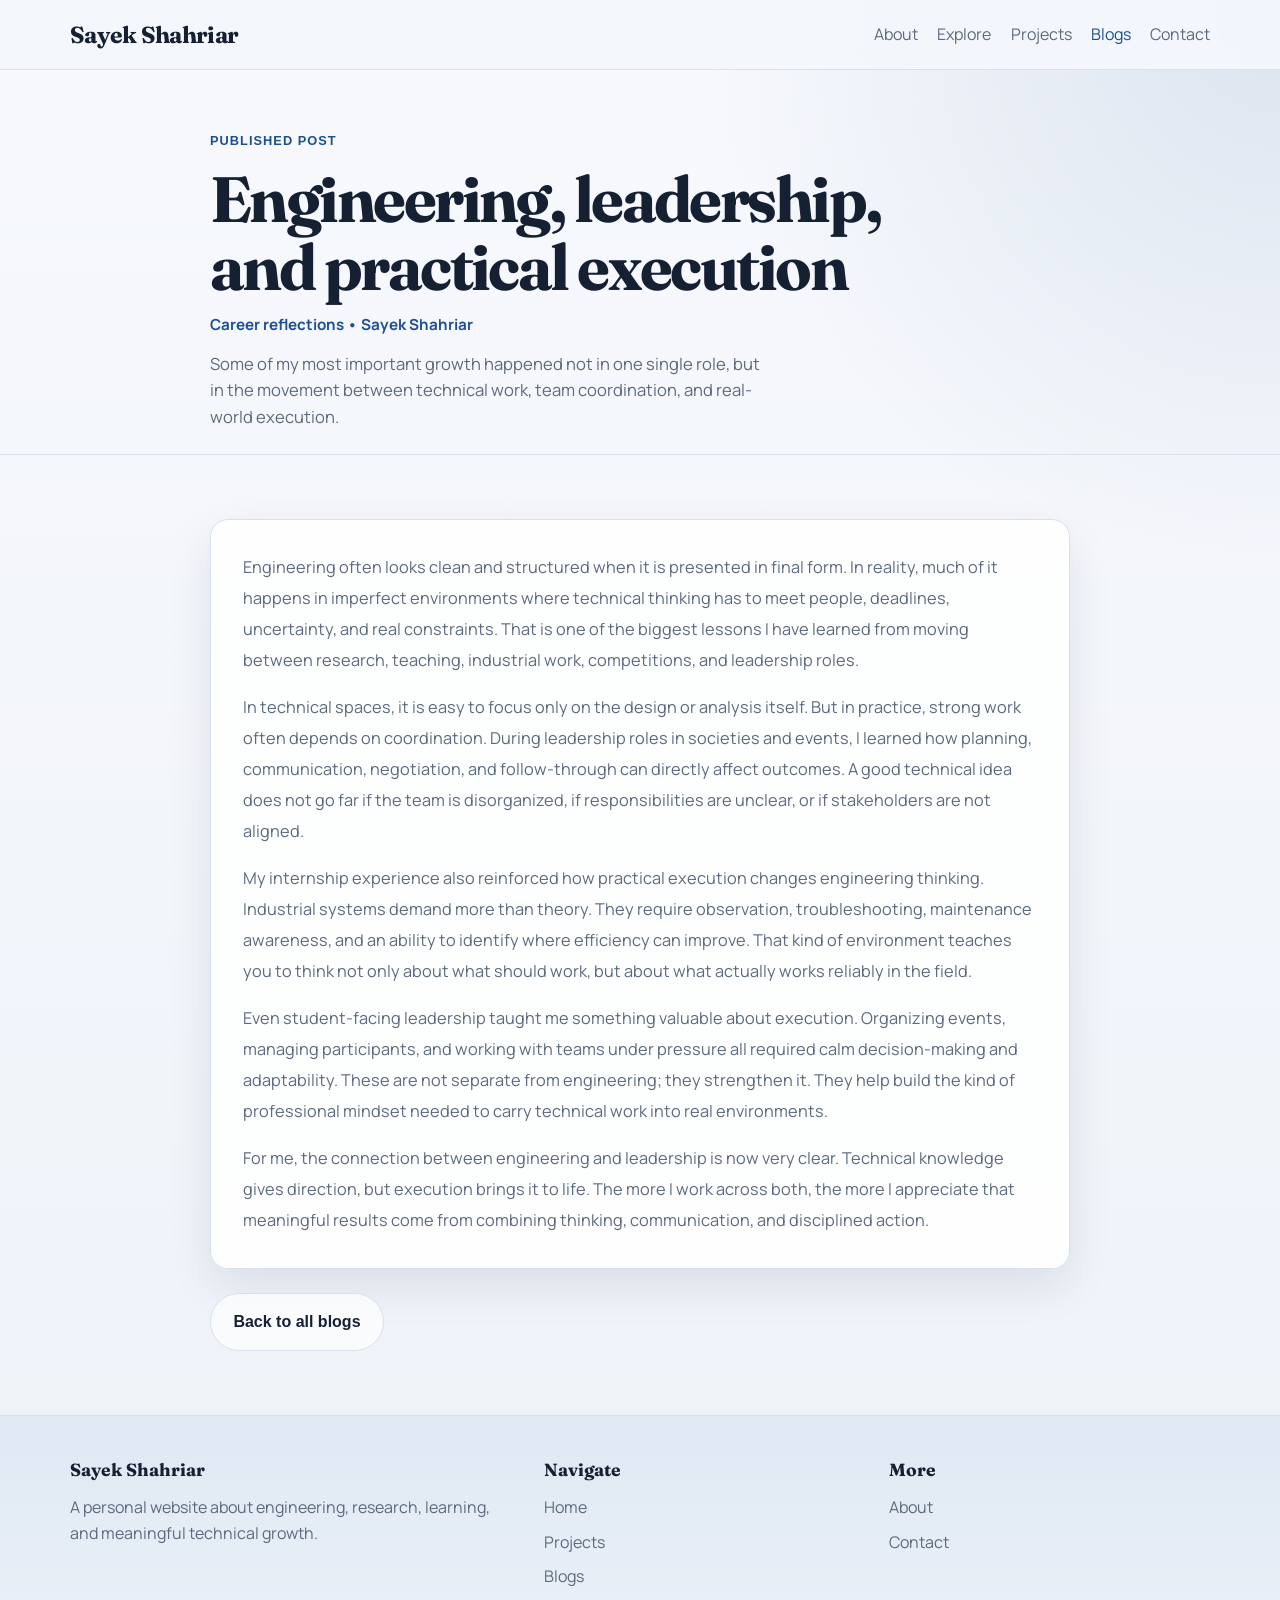
<file: blog-engineering-execution.html>
<!DOCTYPE html>
<html lang="en">
<head>
  <meta charset="UTF-8">
  <meta name="viewport" content="width=device-width, initial-scale=1.0">
  <title>Engineering, Leadership, and Practical Execution | Sayek Shahriar</title>
  <link rel="preconnect" href="https://fonts.googleapis.com">
  <link rel="preconnect" href="https://fonts.gstatic.com" crossorigin>
  <link href="https://fonts.googleapis.com/css2?family=Manrope:wght@400;500;600;700;800&family=Fraunces:opsz,wght@9..144,600;9..144,700&display=swap" rel="stylesheet">
  <link rel="stylesheet" href="style.css">
</head>
<body>
  <header class="site-header">
    <div class="container nav">
      <a class="logo" href="index.html">Sayek Shahriar</a>
      <nav>
        <ul class="nav-links">
          <li><a href="about.html">About</a></li>
          <li><a href="explore.html">Explore</a></li>
          <li><a href="projects.html">Projects</a></li>
          <li><a href="blogs.html" class="is-active">Blogs</a></li>
          <li><a href="contact.html">Contact</a></li>
        </ul>
      </nav>
    </div>
  </header>

  <main>
    <section class="page-hero article-hero">
      <div class="container article-intro reveal">
        <p class="section-tag">Published Post</p>
        <h1 class="page-title article-title">Engineering, leadership, and practical execution</h1>
        <p class="article-meta-line">Career reflections • Sayek Shahriar</p>
        <p class="page-subtitle">Some of my most important growth happened not in one single role, but in the movement between technical work, team coordination, and real-world execution.</p>
      </div>
    </section>

    <section class="section">
      <article class="container article-shell reveal">
        <p>Engineering often looks clean and structured when it is presented in final form. In reality, much of it happens in imperfect environments where technical thinking has to meet people, deadlines, uncertainty, and real constraints. That is one of the biggest lessons I have learned from moving between research, teaching, industrial work, competitions, and leadership roles.</p>
        <p>In technical spaces, it is easy to focus only on the design or analysis itself. But in practice, strong work often depends on coordination. During leadership roles in societies and events, I learned how planning, communication, negotiation, and follow-through can directly affect outcomes. A good technical idea does not go far if the team is disorganized, if responsibilities are unclear, or if stakeholders are not aligned.</p>
        <p>My internship experience also reinforced how practical execution changes engineering thinking. Industrial systems demand more than theory. They require observation, troubleshooting, maintenance awareness, and an ability to identify where efficiency can improve. That kind of environment teaches you to think not only about what should work, but about what actually works reliably in the field.</p>
        <p>Even student-facing leadership taught me something valuable about execution. Organizing events, managing participants, and working with teams under pressure all required calm decision-making and adaptability. These are not separate from engineering; they strengthen it. They help build the kind of professional mindset needed to carry technical work into real environments.</p>
        <p>For me, the connection between engineering and leadership is now very clear. Technical knowledge gives direction, but execution brings it to life. The more I work across both, the more I appreciate that meaningful results come from combining thinking, communication, and disciplined action.</p>
      </article>

      <div class="container article-footer reveal">
        <a class="button button-light" href="blogs.html">Back to all blogs</a>
      </div>
    </section>
  </main>

  <footer class="site-footer">
    <div class="container footer-grid">
      <div>
        <h3>Sayek Shahriar</h3>
        <p>A personal website about engineering, research, learning, and meaningful technical growth.</p>
      </div>
      <div>
        <h3>Navigate</h3>
        <ul class="footer-links">
          <li><a href="index.html">Home</a></li>
          <li><a href="projects.html">Projects</a></li>
          <li><a href="blogs.html">Blogs</a></li>
        </ul>
      </div>
      <div>
        <h3>More</h3>
        <ul class="footer-links">
          <li><a href="about.html">About</a></li>
          <li><a href="contact.html">Contact</a></li>
        </ul>
      </div>
    </div>
  </footer>

  <script src="script.js"></script>
</body>
</html>
</file>
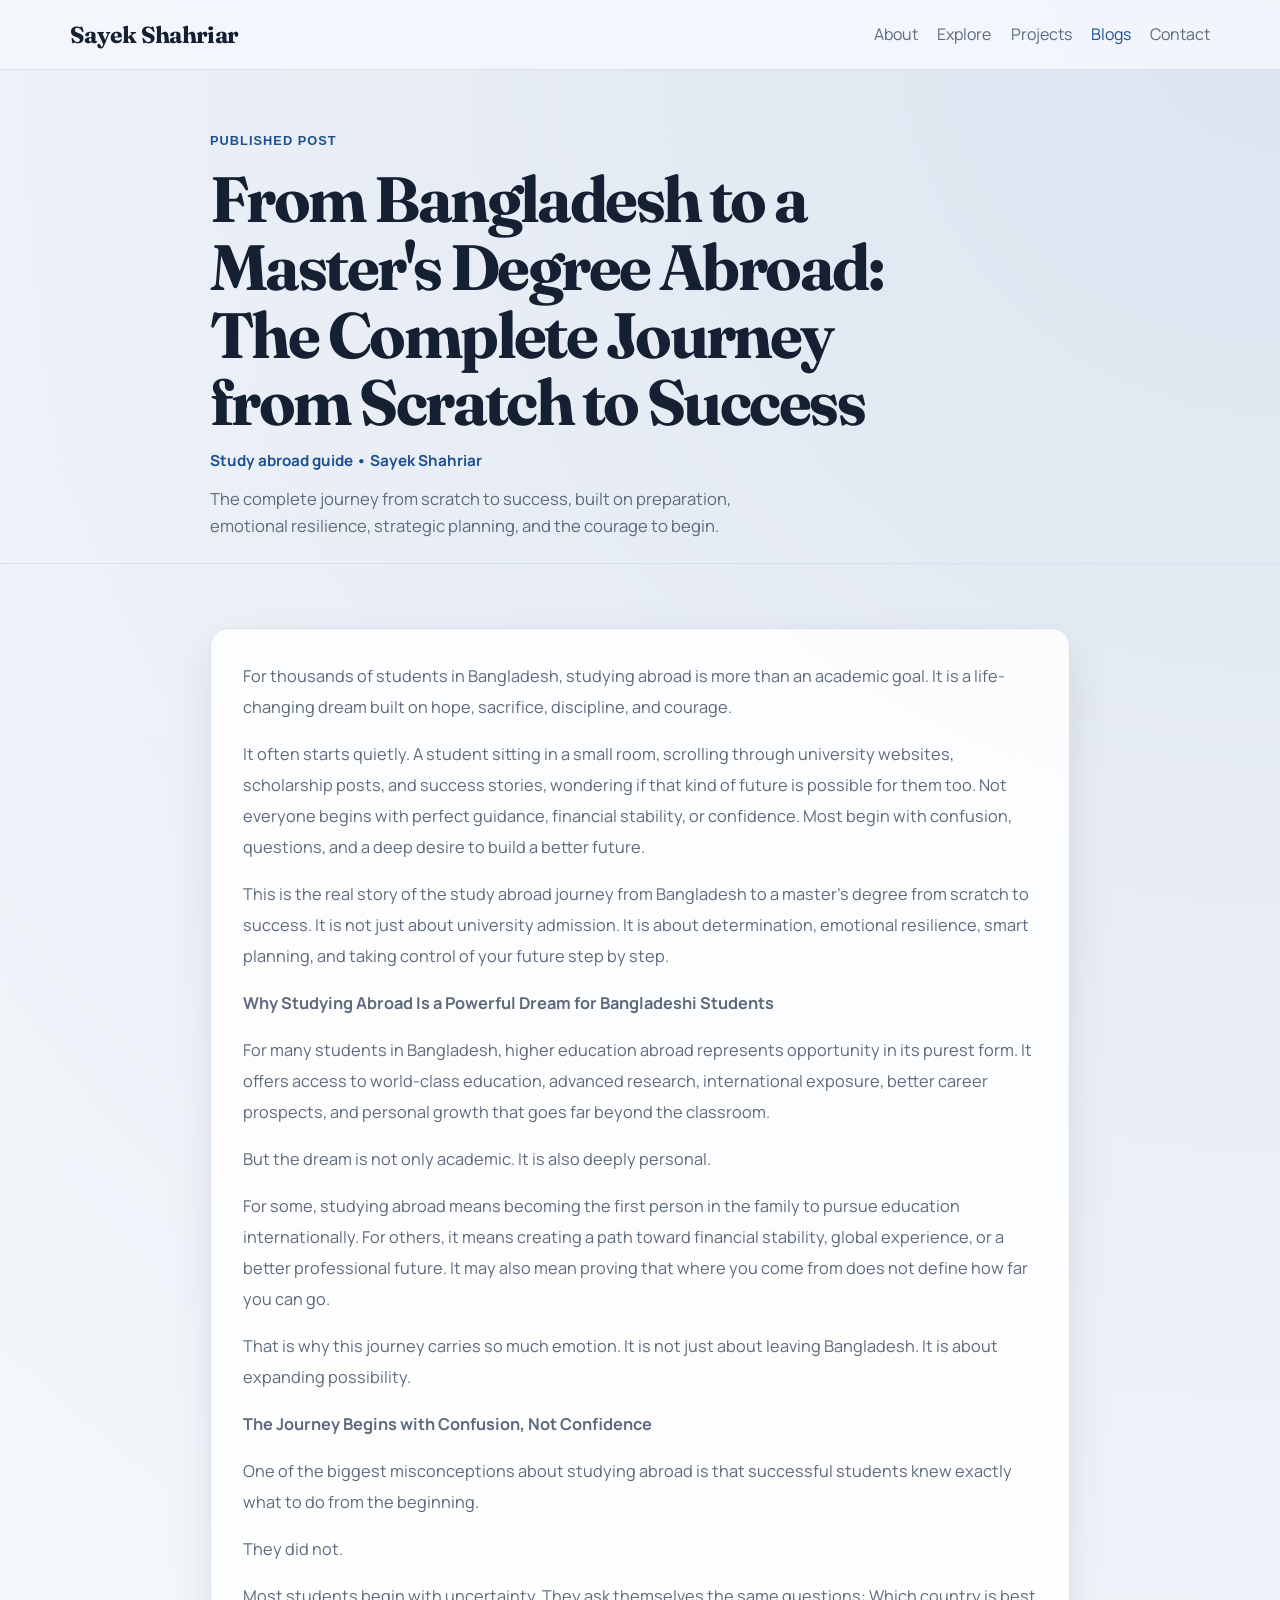
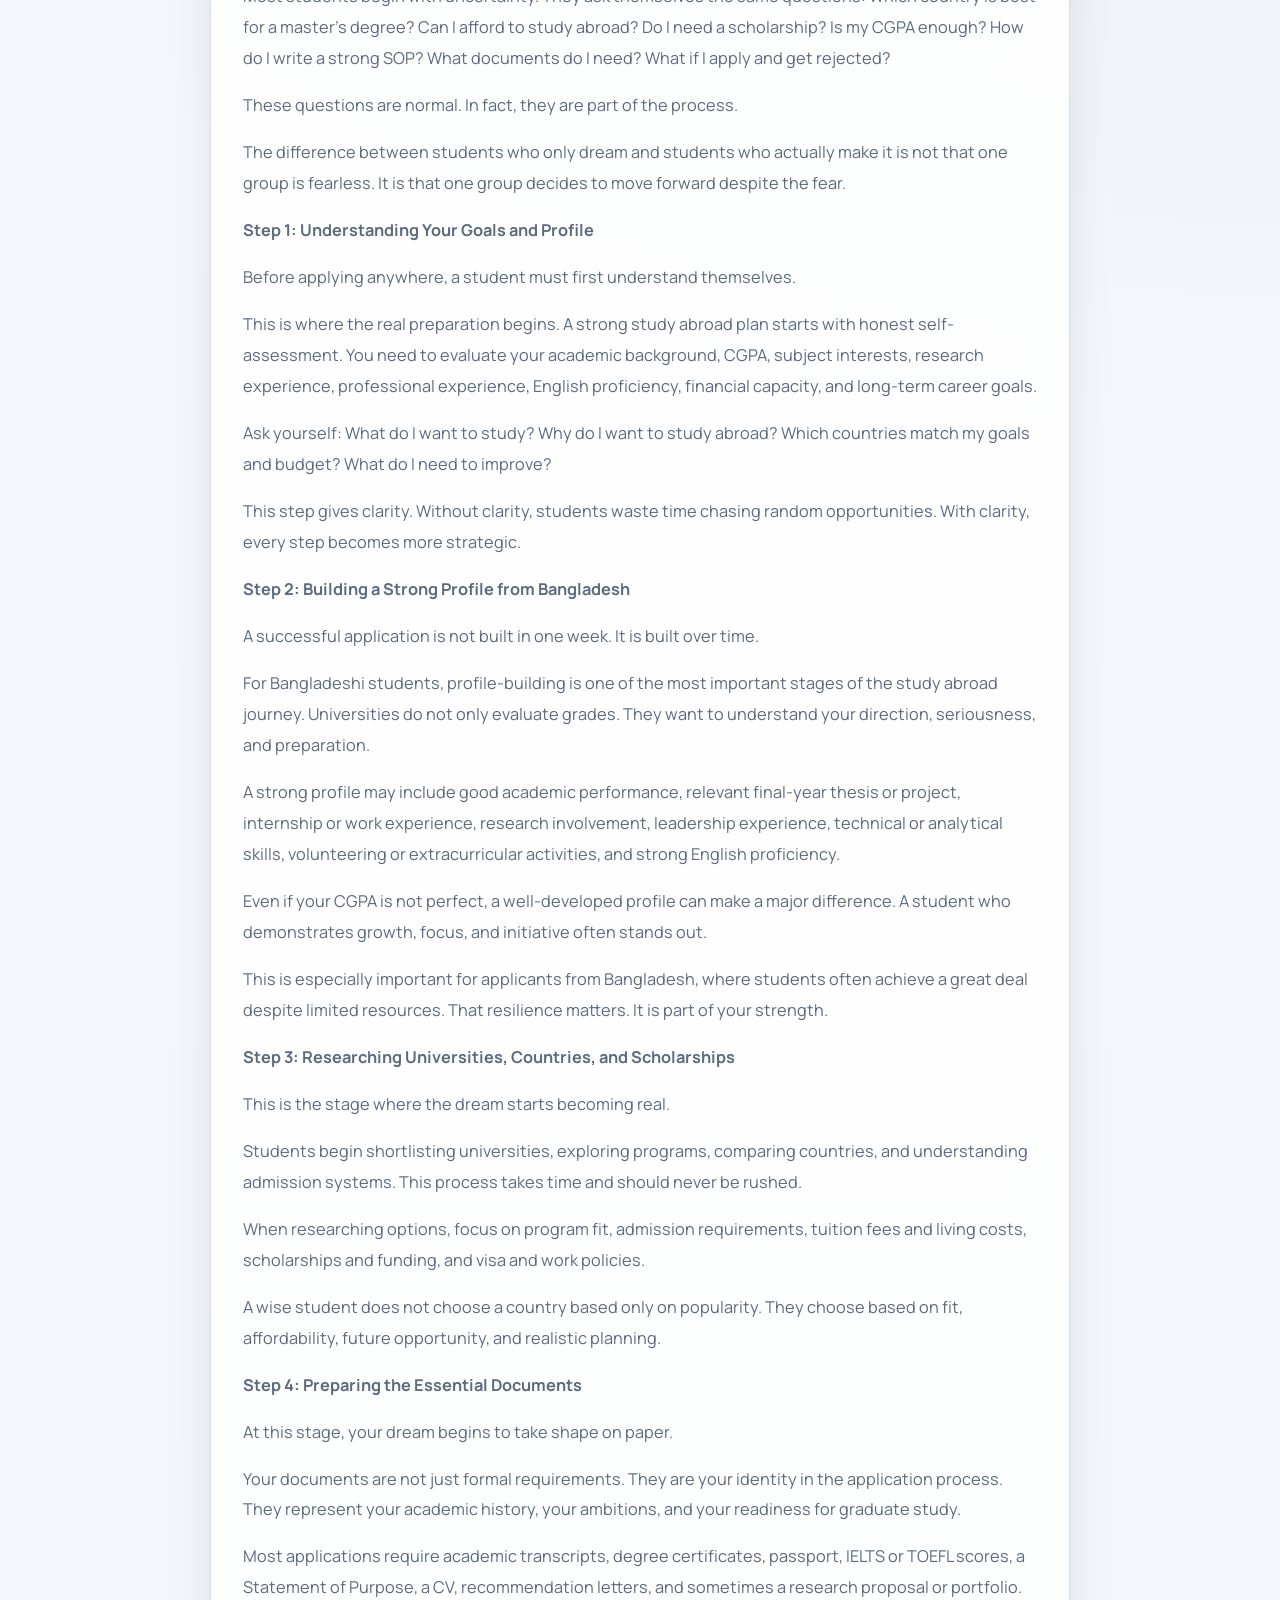
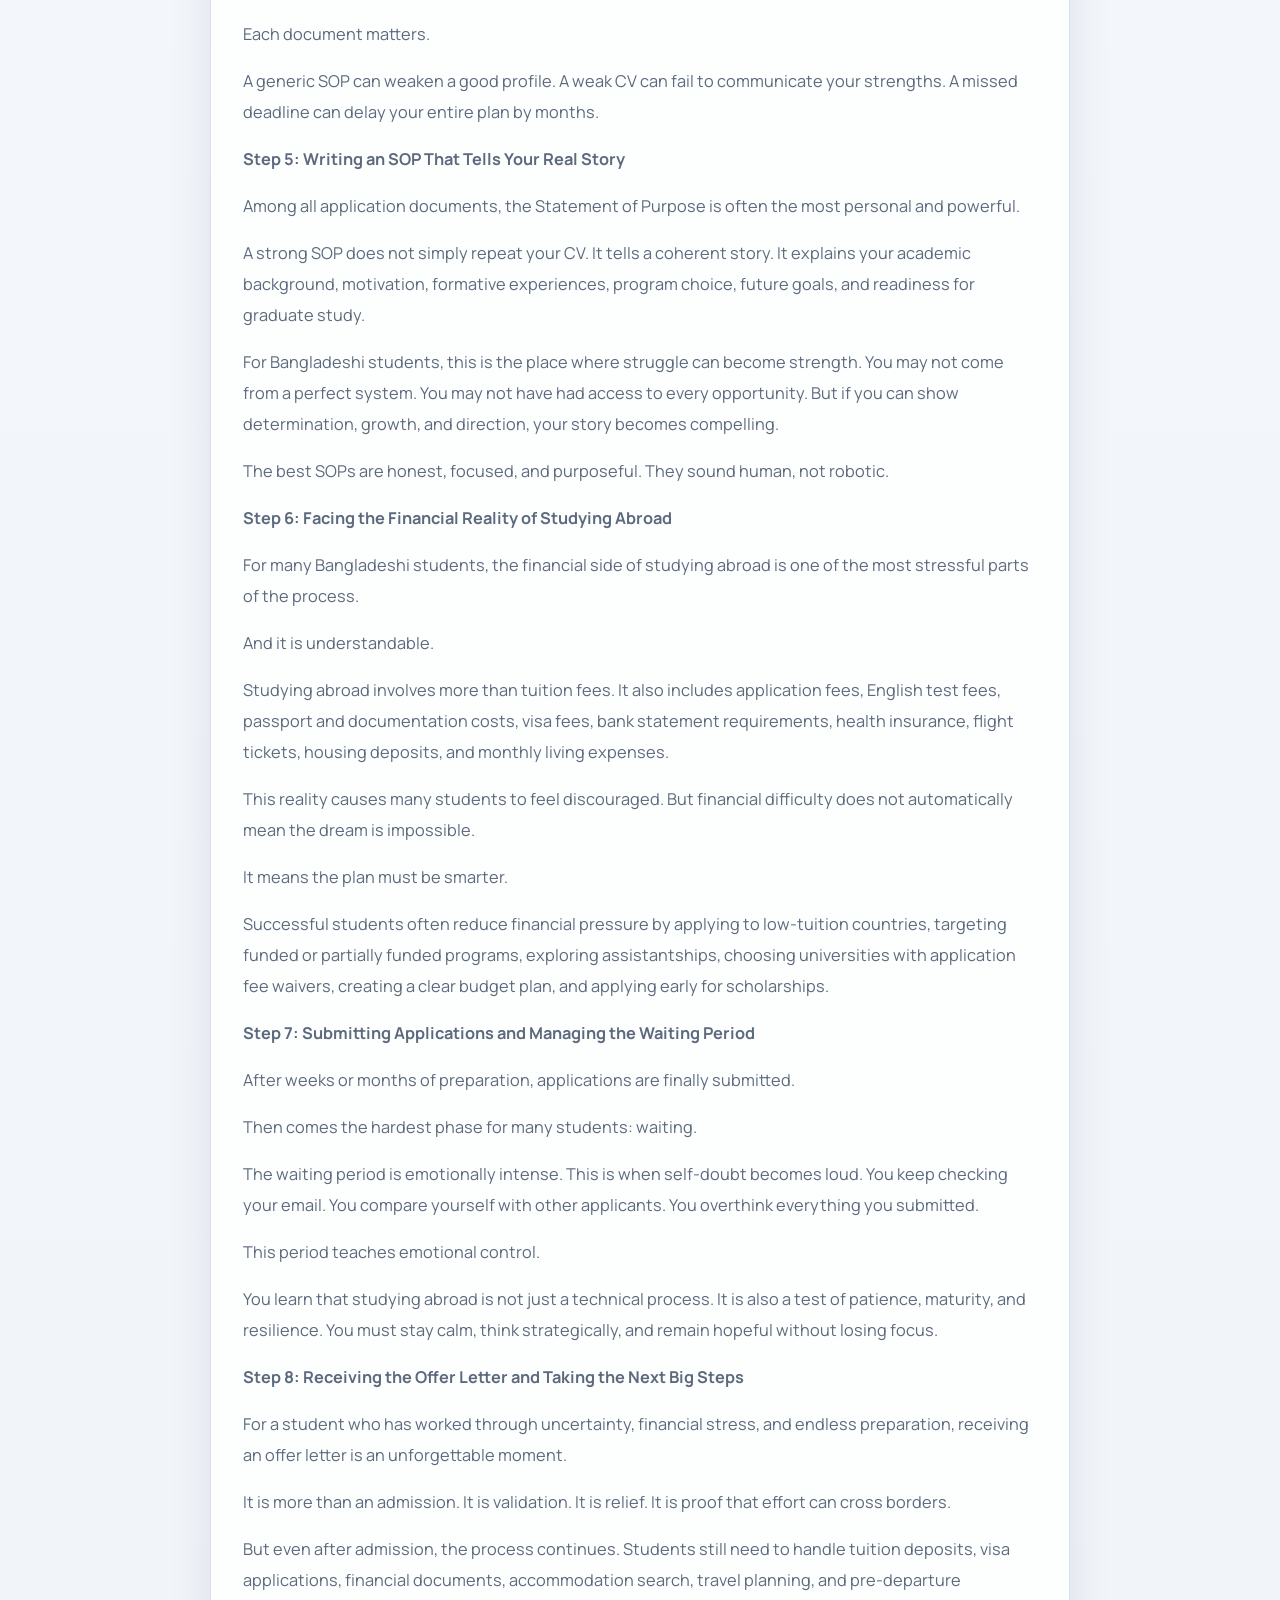
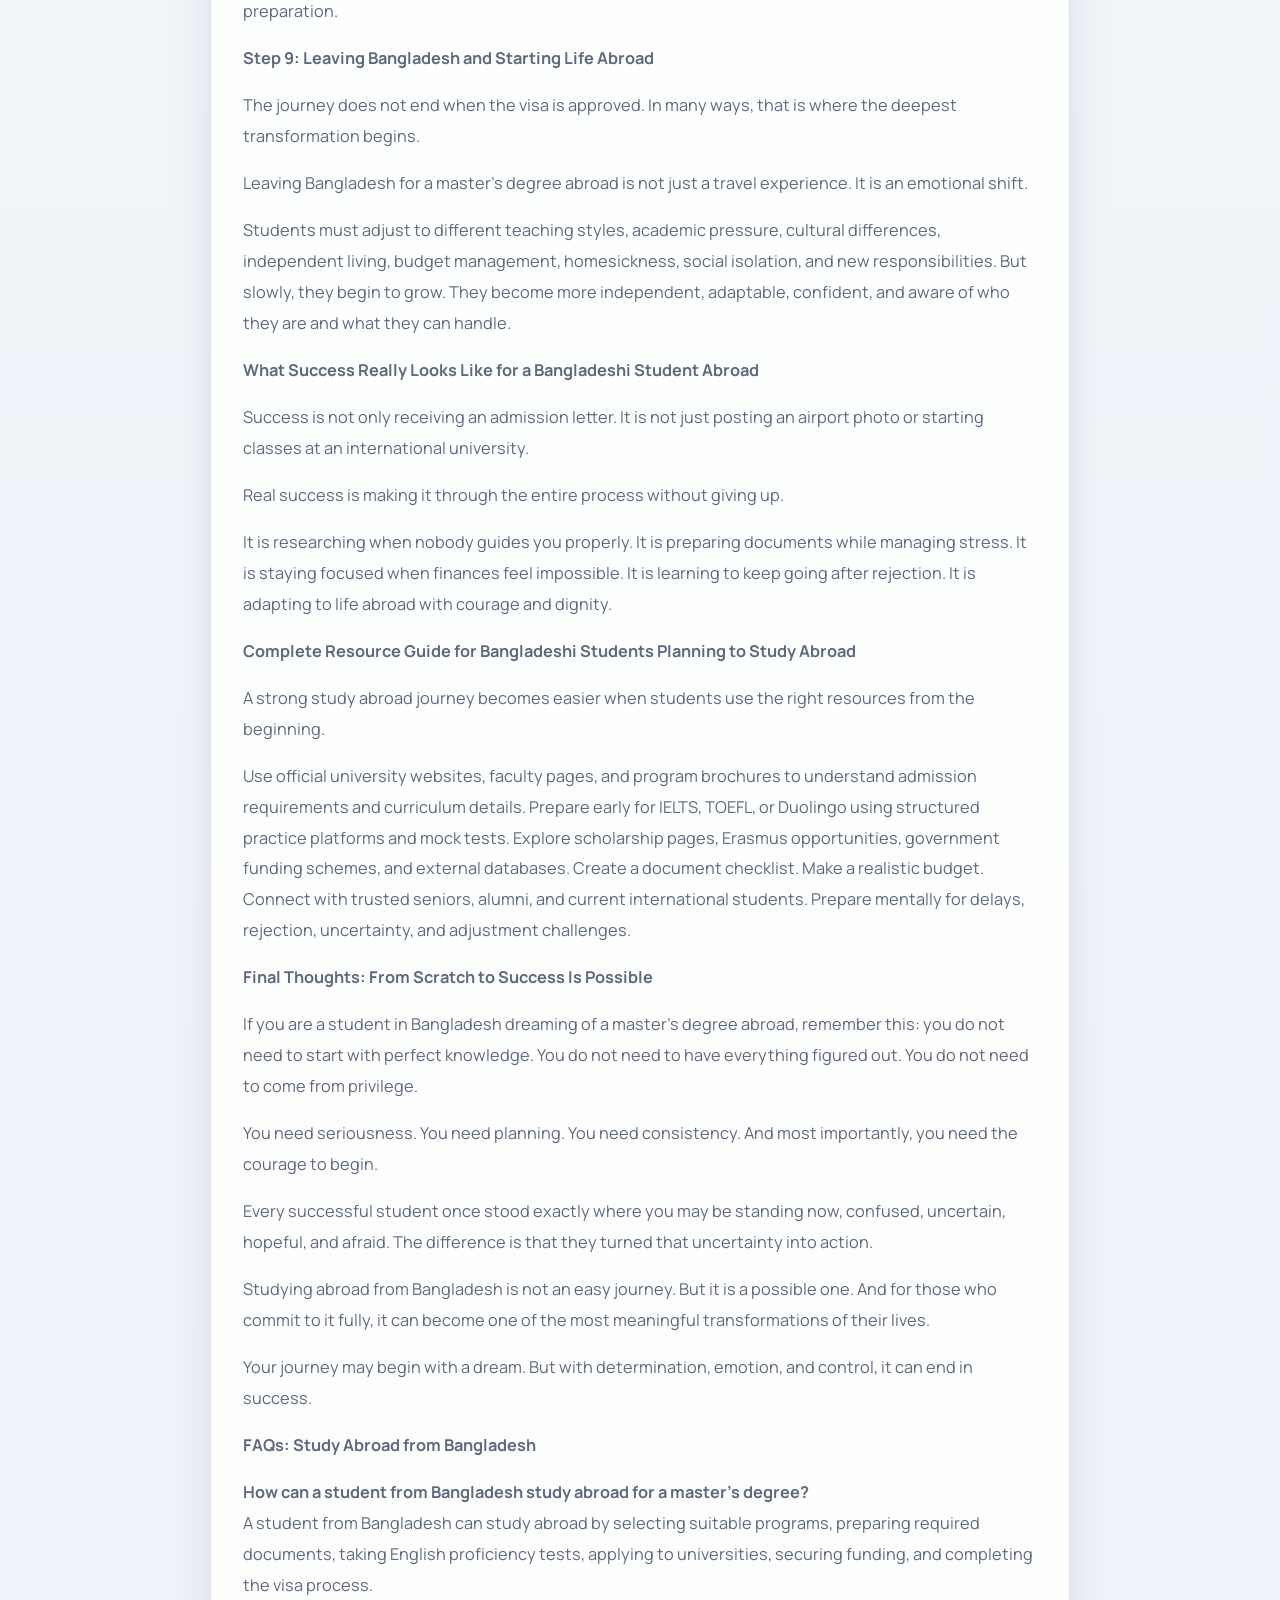
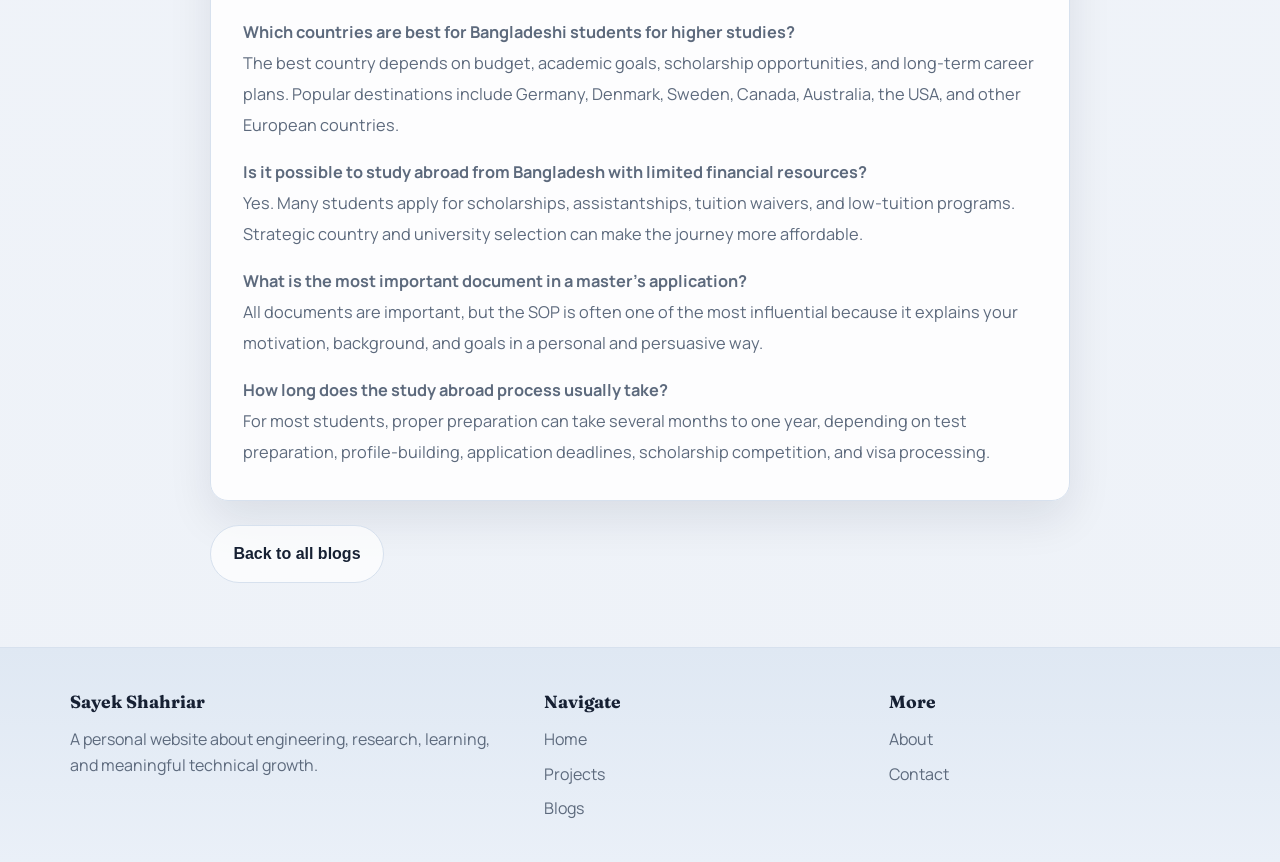
<file: blog-study-abroad.html>
<!DOCTYPE html>
<html lang="en">
<head>
  <meta charset="UTF-8">
  <meta name="viewport" content="width=device-width, initial-scale=1.0">
  <title>From Bangladesh to a Master's Degree Abroad: The Complete Journey from Scratch to Success | Sayek Shahriar</title>
  <link rel="preconnect" href="https://fonts.googleapis.com">
  <link rel="preconnect" href="https://fonts.gstatic.com" crossorigin>
  <link href="https://fonts.googleapis.com/css2?family=Manrope:wght@400;500;600;700;800&family=Fraunces:opsz,wght@9..144,600;9..144,700&display=swap" rel="stylesheet">
  <link rel="stylesheet" href="style.css">
</head>
<body>
  <header class="site-header">
    <div class="container nav">
      <a class="logo" href="index.html">Sayek Shahriar</a>
      <nav>
        <ul class="nav-links">
          <li><a href="about.html">About</a></li>
          <li><a href="explore.html">Explore</a></li>
          <li><a href="projects.html">Projects</a></li>
          <li><a href="blogs.html" class="is-active">Blogs</a></li>
          <li><a href="contact.html">Contact</a></li>
        </ul>
      </nav>
    </div>
  </header>

  <main>
    <section class="page-hero article-hero">
      <div class="container article-intro reveal">
        <p class="section-tag">Published Post</p>
        <h1 class="page-title article-title">From Bangladesh to a Master's Degree Abroad: The Complete Journey from Scratch to Success</h1>
        <p class="article-meta-line">Study abroad guide • Sayek Shahriar</p>
        <p class="page-subtitle">The complete journey from scratch to success, built on preparation, emotional resilience, strategic planning, and the courage to begin.</p>
      </div>
    </section>

    <section class="section">
      <article class="container article-shell reveal">
        <p>For thousands of students in Bangladesh, studying abroad is more than an academic goal. It is a life-changing dream built on hope, sacrifice, discipline, and courage.</p>
        <p>It often starts quietly. A student sitting in a small room, scrolling through university websites, scholarship posts, and success stories, wondering if that kind of future is possible for them too. Not everyone begins with perfect guidance, financial stability, or confidence. Most begin with confusion, questions, and a deep desire to build a better future.</p>
        <p>This is the real story of the study abroad journey from Bangladesh to a master's degree from scratch to success. It is not just about university admission. It is about determination, emotional resilience, smart planning, and taking control of your future step by step.</p>
        <p><strong>Why Studying Abroad Is a Powerful Dream for Bangladeshi Students</strong></p>
        <p>For many students in Bangladesh, higher education abroad represents opportunity in its purest form. It offers access to world-class education, advanced research, international exposure, better career prospects, and personal growth that goes far beyond the classroom.</p>
        <p>But the dream is not only academic. It is also deeply personal.</p>
        <p>For some, studying abroad means becoming the first person in the family to pursue education internationally. For others, it means creating a path toward financial stability, global experience, or a better professional future. It may also mean proving that where you come from does not define how far you can go.</p>
        <p>That is why this journey carries so much emotion. It is not just about leaving Bangladesh. It is about expanding possibility.</p>
        <p><strong>The Journey Begins with Confusion, Not Confidence</strong></p>
        <p>One of the biggest misconceptions about studying abroad is that successful students knew exactly what to do from the beginning.</p>
        <p>They did not.</p>
        <p>Most students begin with uncertainty. They ask themselves the same questions: Which country is best for a master's degree? Can I afford to study abroad? Do I need a scholarship? Is my CGPA enough? How do I write a strong SOP? What documents do I need? What if I apply and get rejected?</p>
        <p>These questions are normal. In fact, they are part of the process.</p>
        <p>The difference between students who only dream and students who actually make it is not that one group is fearless. It is that one group decides to move forward despite the fear.</p>
        <p><strong>Step 1: Understanding Your Goals and Profile</strong></p>
        <p>Before applying anywhere, a student must first understand themselves.</p>
        <p>This is where the real preparation begins. A strong study abroad plan starts with honest self-assessment. You need to evaluate your academic background, CGPA, subject interests, research experience, professional experience, English proficiency, financial capacity, and long-term career goals.</p>
        <p>Ask yourself: What do I want to study? Why do I want to study abroad? Which countries match my goals and budget? What do I need to improve?</p>
        <p>This step gives clarity. Without clarity, students waste time chasing random opportunities. With clarity, every step becomes more strategic.</p>
        <p><strong>Step 2: Building a Strong Profile from Bangladesh</strong></p>
        <p>A successful application is not built in one week. It is built over time.</p>
        <p>For Bangladeshi students, profile-building is one of the most important stages of the study abroad journey. Universities do not only evaluate grades. They want to understand your direction, seriousness, and preparation.</p>
        <p>A strong profile may include good academic performance, relevant final-year thesis or project, internship or work experience, research involvement, leadership experience, technical or analytical skills, volunteering or extracurricular activities, and strong English proficiency.</p>
        <p>Even if your CGPA is not perfect, a well-developed profile can make a major difference. A student who demonstrates growth, focus, and initiative often stands out.</p>
        <p>This is especially important for applicants from Bangladesh, where students often achieve a great deal despite limited resources. That resilience matters. It is part of your strength.</p>
        <p><strong>Step 3: Researching Universities, Countries, and Scholarships</strong></p>
        <p>This is the stage where the dream starts becoming real.</p>
        <p>Students begin shortlisting universities, exploring programs, comparing countries, and understanding admission systems. This process takes time and should never be rushed.</p>
        <p>When researching options, focus on program fit, admission requirements, tuition fees and living costs, scholarships and funding, and visa and work policies.</p>
        <p>A wise student does not choose a country based only on popularity. They choose based on fit, affordability, future opportunity, and realistic planning.</p>
        <p><strong>Step 4: Preparing the Essential Documents</strong></p>
        <p>At this stage, your dream begins to take shape on paper.</p>
        <p>Your documents are not just formal requirements. They are your identity in the application process. They represent your academic history, your ambitions, and your readiness for graduate study.</p>
        <p>Most applications require academic transcripts, degree certificates, passport, IELTS or TOEFL scores, a Statement of Purpose, a CV, recommendation letters, and sometimes a research proposal or portfolio.</p>
        <p>Each document matters.</p>
        <p>A generic SOP can weaken a good profile. A weak CV can fail to communicate your strengths. A missed deadline can delay your entire plan by months.</p>
        <p><strong>Step 5: Writing an SOP That Tells Your Real Story</strong></p>
        <p>Among all application documents, the Statement of Purpose is often the most personal and powerful.</p>
        <p>A strong SOP does not simply repeat your CV. It tells a coherent story. It explains your academic background, motivation, formative experiences, program choice, future goals, and readiness for graduate study.</p>
        <p>For Bangladeshi students, this is the place where struggle can become strength. You may not come from a perfect system. You may not have had access to every opportunity. But if you can show determination, growth, and direction, your story becomes compelling.</p>
        <p>The best SOPs are honest, focused, and purposeful. They sound human, not robotic.</p>
        <p><strong>Step 6: Facing the Financial Reality of Studying Abroad</strong></p>
        <p>For many Bangladeshi students, the financial side of studying abroad is one of the most stressful parts of the process.</p>
        <p>And it is understandable.</p>
        <p>Studying abroad involves more than tuition fees. It also includes application fees, English test fees, passport and documentation costs, visa fees, bank statement requirements, health insurance, flight tickets, housing deposits, and monthly living expenses.</p>
        <p>This reality causes many students to feel discouraged. But financial difficulty does not automatically mean the dream is impossible.</p>
        <p>It means the plan must be smarter.</p>
        <p>Successful students often reduce financial pressure by applying to low-tuition countries, targeting funded or partially funded programs, exploring assistantships, choosing universities with application fee waivers, creating a clear budget plan, and applying early for scholarships.</p>
        <p><strong>Step 7: Submitting Applications and Managing the Waiting Period</strong></p>
        <p>After weeks or months of preparation, applications are finally submitted.</p>
        <p>Then comes the hardest phase for many students: waiting.</p>
        <p>The waiting period is emotionally intense. This is when self-doubt becomes loud. You keep checking your email. You compare yourself with other applicants. You overthink everything you submitted.</p>
        <p>This period teaches emotional control.</p>
        <p>You learn that studying abroad is not just a technical process. It is also a test of patience, maturity, and resilience. You must stay calm, think strategically, and remain hopeful without losing focus.</p>
        <p><strong>Step 8: Receiving the Offer Letter and Taking the Next Big Steps</strong></p>
        <p>For a student who has worked through uncertainty, financial stress, and endless preparation, receiving an offer letter is an unforgettable moment.</p>
        <p>It is more than an admission. It is validation. It is relief. It is proof that effort can cross borders.</p>
        <p>But even after admission, the process continues. Students still need to handle tuition deposits, visa applications, financial documents, accommodation search, travel planning, and pre-departure preparation.</p>
        <p><strong>Step 9: Leaving Bangladesh and Starting Life Abroad</strong></p>
        <p>The journey does not end when the visa is approved. In many ways, that is where the deepest transformation begins.</p>
        <p>Leaving Bangladesh for a master's degree abroad is not just a travel experience. It is an emotional shift.</p>
        <p>Students must adjust to different teaching styles, academic pressure, cultural differences, independent living, budget management, homesickness, social isolation, and new responsibilities. But slowly, they begin to grow. They become more independent, adaptable, confident, and aware of who they are and what they can handle.</p>
        <p><strong>What Success Really Looks Like for a Bangladeshi Student Abroad</strong></p>
        <p>Success is not only receiving an admission letter. It is not just posting an airport photo or starting classes at an international university.</p>
        <p>Real success is making it through the entire process without giving up.</p>
        <p>It is researching when nobody guides you properly. It is preparing documents while managing stress. It is staying focused when finances feel impossible. It is learning to keep going after rejection. It is adapting to life abroad with courage and dignity.</p>
        <p><strong>Complete Resource Guide for Bangladeshi Students Planning to Study Abroad</strong></p>
        <p>A strong study abroad journey becomes easier when students use the right resources from the beginning.</p>
        <p>Use official university websites, faculty pages, and program brochures to understand admission requirements and curriculum details. Prepare early for IELTS, TOEFL, or Duolingo using structured practice platforms and mock tests. Explore scholarship pages, Erasmus opportunities, government funding schemes, and external databases. Create a document checklist. Make a realistic budget. Connect with trusted seniors, alumni, and current international students. Prepare mentally for delays, rejection, uncertainty, and adjustment challenges.</p>
        <p><strong>Final Thoughts: From Scratch to Success Is Possible</strong></p>
        <p>If you are a student in Bangladesh dreaming of a master's degree abroad, remember this: you do not need to start with perfect knowledge. You do not need to have everything figured out. You do not need to come from privilege.</p>
        <p>You need seriousness. You need planning. You need consistency. And most importantly, you need the courage to begin.</p>
        <p>Every successful student once stood exactly where you may be standing now, confused, uncertain, hopeful, and afraid. The difference is that they turned that uncertainty into action.</p>
        <p>Studying abroad from Bangladesh is not an easy journey. But it is a possible one. And for those who commit to it fully, it can become one of the most meaningful transformations of their lives.</p>
        <p>Your journey may begin with a dream. But with determination, emotion, and control, it can end in success.</p>
        <p><strong>FAQs: Study Abroad from Bangladesh</strong></p>
        <p><strong>How can a student from Bangladesh study abroad for a master's degree?</strong><br>A student from Bangladesh can study abroad by selecting suitable programs, preparing required documents, taking English proficiency tests, applying to universities, securing funding, and completing the visa process.</p>
        <p><strong>Which countries are best for Bangladeshi students for higher studies?</strong><br>The best country depends on budget, academic goals, scholarship opportunities, and long-term career plans. Popular destinations include Germany, Denmark, Sweden, Canada, Australia, the USA, and other European countries.</p>
        <p><strong>Is it possible to study abroad from Bangladesh with limited financial resources?</strong><br>Yes. Many students apply for scholarships, assistantships, tuition waivers, and low-tuition programs. Strategic country and university selection can make the journey more affordable.</p>
        <p><strong>What is the most important document in a master's application?</strong><br>All documents are important, but the SOP is often one of the most influential because it explains your motivation, background, and goals in a personal and persuasive way.</p>
        <p><strong>How long does the study abroad process usually take?</strong><br>For most students, proper preparation can take several months to one year, depending on test preparation, profile-building, application deadlines, scholarship competition, and visa processing.</p>
      </article>

      <div class="container article-footer reveal">
        <a class="button button-light" href="blogs.html">Back to all blogs</a>
      </div>
    </section>
  </main>

  <footer class="site-footer">
    <div class="container footer-grid">
      <div>
        <h3>Sayek Shahriar</h3>
        <p>A personal website about engineering, research, learning, and meaningful technical growth.</p>
      </div>
      <div>
        <h3>Navigate</h3>
        <ul class="footer-links">
          <li><a href="index.html">Home</a></li>
          <li><a href="projects.html">Projects</a></li>
          <li><a href="blogs.html">Blogs</a></li>
        </ul>
      </div>
      <div>
        <h3>More</h3>
        <ul class="footer-links">
          <li><a href="about.html">About</a></li>
          <li><a href="contact.html">Contact</a></li>
        </ul>
      </div>
    </div>
  </footer>

  <script src="script.js"></script>
</body>
</html>
</file>
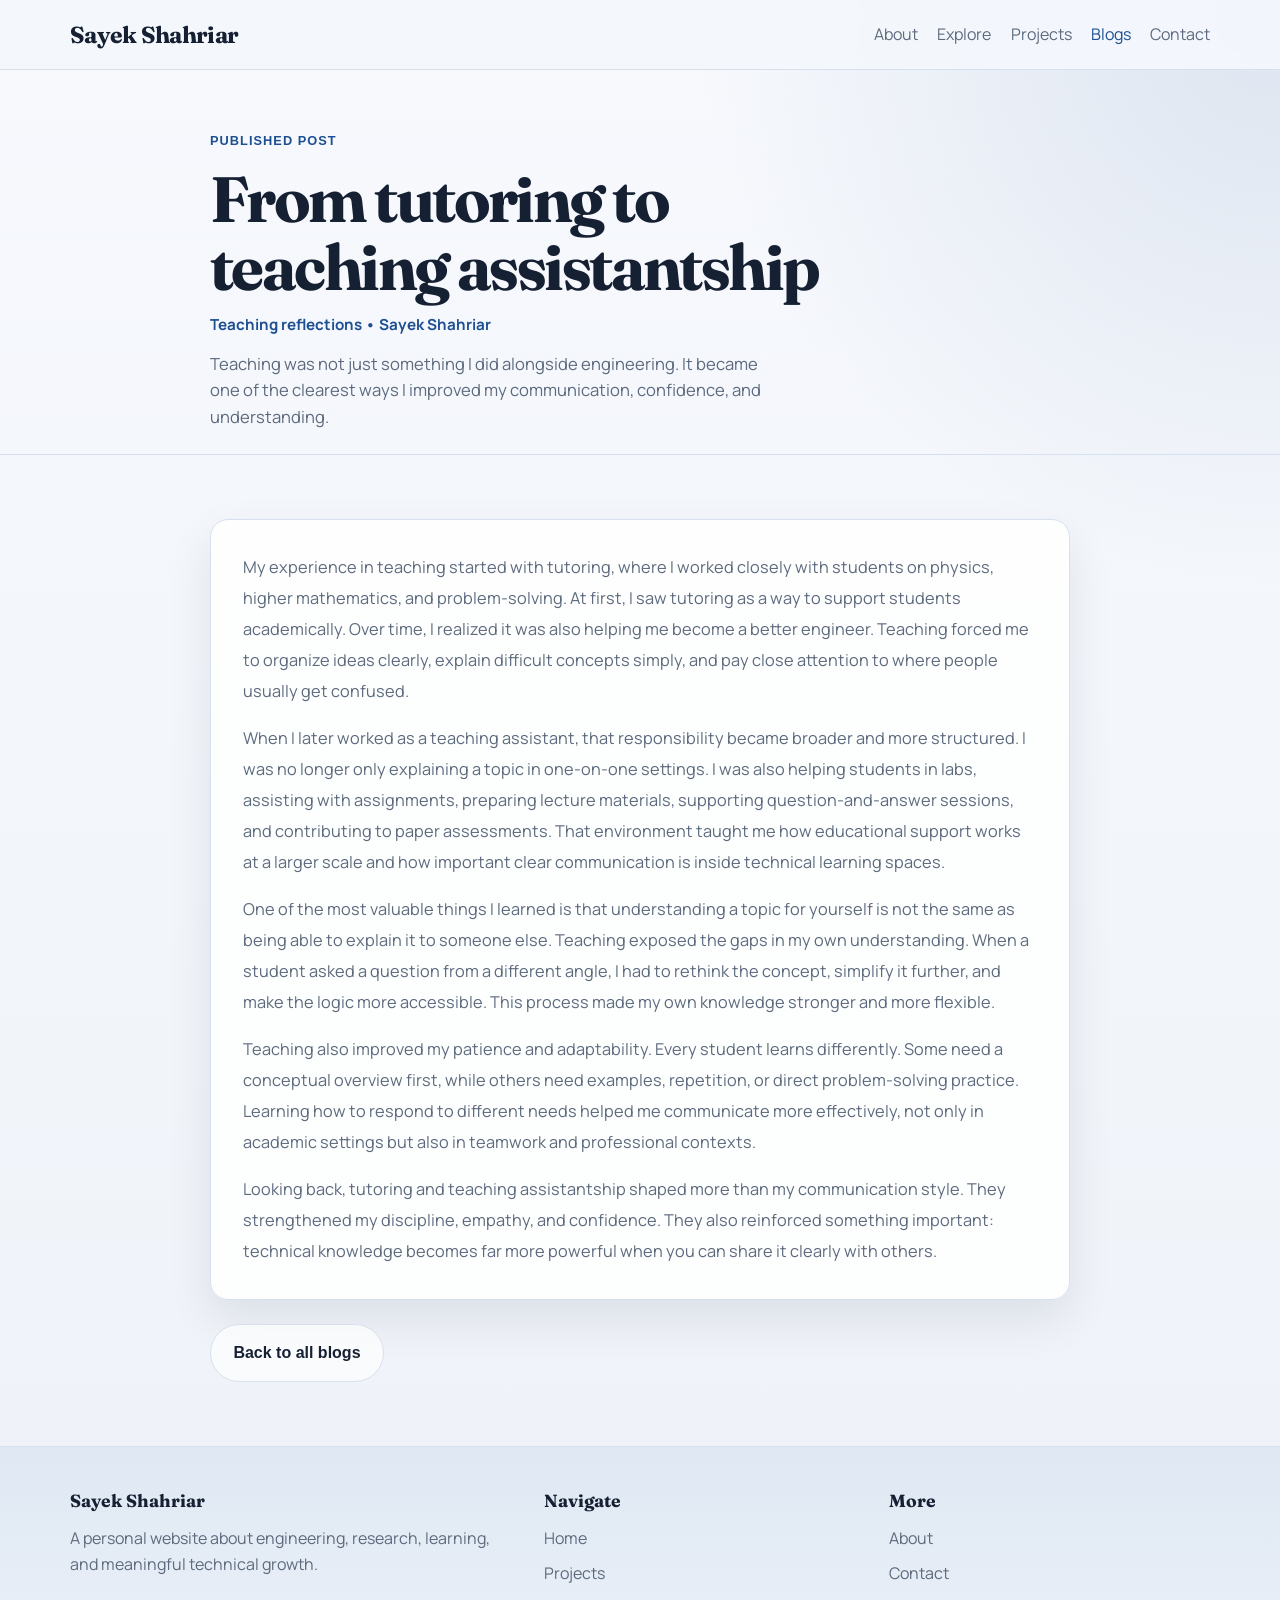
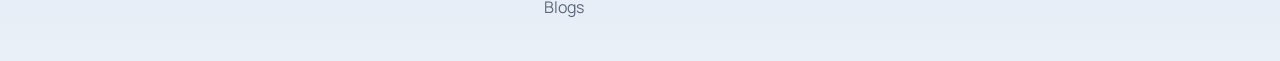
<file: blog-teaching-journey.html>
<!DOCTYPE html>
<html lang="en">
<head>
  <meta charset="UTF-8">
  <meta name="viewport" content="width=device-width, initial-scale=1.0">
  <title>From Tutoring to Teaching Assistantship | Sayek Shahriar</title>
  <link rel="preconnect" href="https://fonts.googleapis.com">
  <link rel="preconnect" href="https://fonts.gstatic.com" crossorigin>
  <link href="https://fonts.googleapis.com/css2?family=Manrope:wght@400;500;600;700;800&family=Fraunces:opsz,wght@9..144,600;9..144,700&display=swap" rel="stylesheet">
  <link rel="stylesheet" href="style.css">
</head>
<body>
  <header class="site-header">
    <div class="container nav">
      <a class="logo" href="index.html">Sayek Shahriar</a>
      <nav>
        <ul class="nav-links">
          <li><a href="about.html">About</a></li>
          <li><a href="explore.html">Explore</a></li>
          <li><a href="projects.html">Projects</a></li>
          <li><a href="blogs.html" class="is-active">Blogs</a></li>
          <li><a href="contact.html">Contact</a></li>
        </ul>
      </nav>
    </div>
  </header>

  <main>
    <section class="page-hero article-hero">
      <div class="container article-intro reveal">
        <p class="section-tag">Published Post</p>
        <h1 class="page-title article-title">From tutoring to teaching assistantship</h1>
        <p class="article-meta-line">Teaching reflections • Sayek Shahriar</p>
        <p class="page-subtitle">Teaching was not just something I did alongside engineering. It became one of the clearest ways I improved my communication, confidence, and understanding.</p>
      </div>
    </section>

    <section class="section">
      <article class="container article-shell reveal">
        <p>My experience in teaching started with tutoring, where I worked closely with students on physics, higher mathematics, and problem-solving. At first, I saw tutoring as a way to support students academically. Over time, I realized it was also helping me become a better engineer. Teaching forced me to organize ideas clearly, explain difficult concepts simply, and pay close attention to where people usually get confused.</p>
        <p>When I later worked as a teaching assistant, that responsibility became broader and more structured. I was no longer only explaining a topic in one-on-one settings. I was also helping students in labs, assisting with assignments, preparing lecture materials, supporting question-and-answer sessions, and contributing to paper assessments. That environment taught me how educational support works at a larger scale and how important clear communication is inside technical learning spaces.</p>
        <p>One of the most valuable things I learned is that understanding a topic for yourself is not the same as being able to explain it to someone else. Teaching exposed the gaps in my own understanding. When a student asked a question from a different angle, I had to rethink the concept, simplify it further, and make the logic more accessible. This process made my own knowledge stronger and more flexible.</p>
        <p>Teaching also improved my patience and adaptability. Every student learns differently. Some need a conceptual overview first, while others need examples, repetition, or direct problem-solving practice. Learning how to respond to different needs helped me communicate more effectively, not only in academic settings but also in teamwork and professional contexts.</p>
        <p>Looking back, tutoring and teaching assistantship shaped more than my communication style. They strengthened my discipline, empathy, and confidence. They also reinforced something important: technical knowledge becomes far more powerful when you can share it clearly with others.</p>
      </article>

      <div class="container article-footer reveal">
        <a class="button button-light" href="blogs.html">Back to all blogs</a>
      </div>
    </section>
  </main>

  <footer class="site-footer">
    <div class="container footer-grid">
      <div>
        <h3>Sayek Shahriar</h3>
        <p>A personal website about engineering, research, learning, and meaningful technical growth.</p>
      </div>
      <div>
        <h3>Navigate</h3>
        <ul class="footer-links">
          <li><a href="index.html">Home</a></li>
          <li><a href="projects.html">Projects</a></li>
          <li><a href="blogs.html">Blogs</a></li>
        </ul>
      </div>
      <div>
        <h3>More</h3>
        <ul class="footer-links">
          <li><a href="about.html">About</a></li>
          <li><a href="contact.html">Contact</a></li>
        </ul>
      </div>
    </div>
  </footer>

  <script src="script.js"></script>
</body>
</html>
</file>
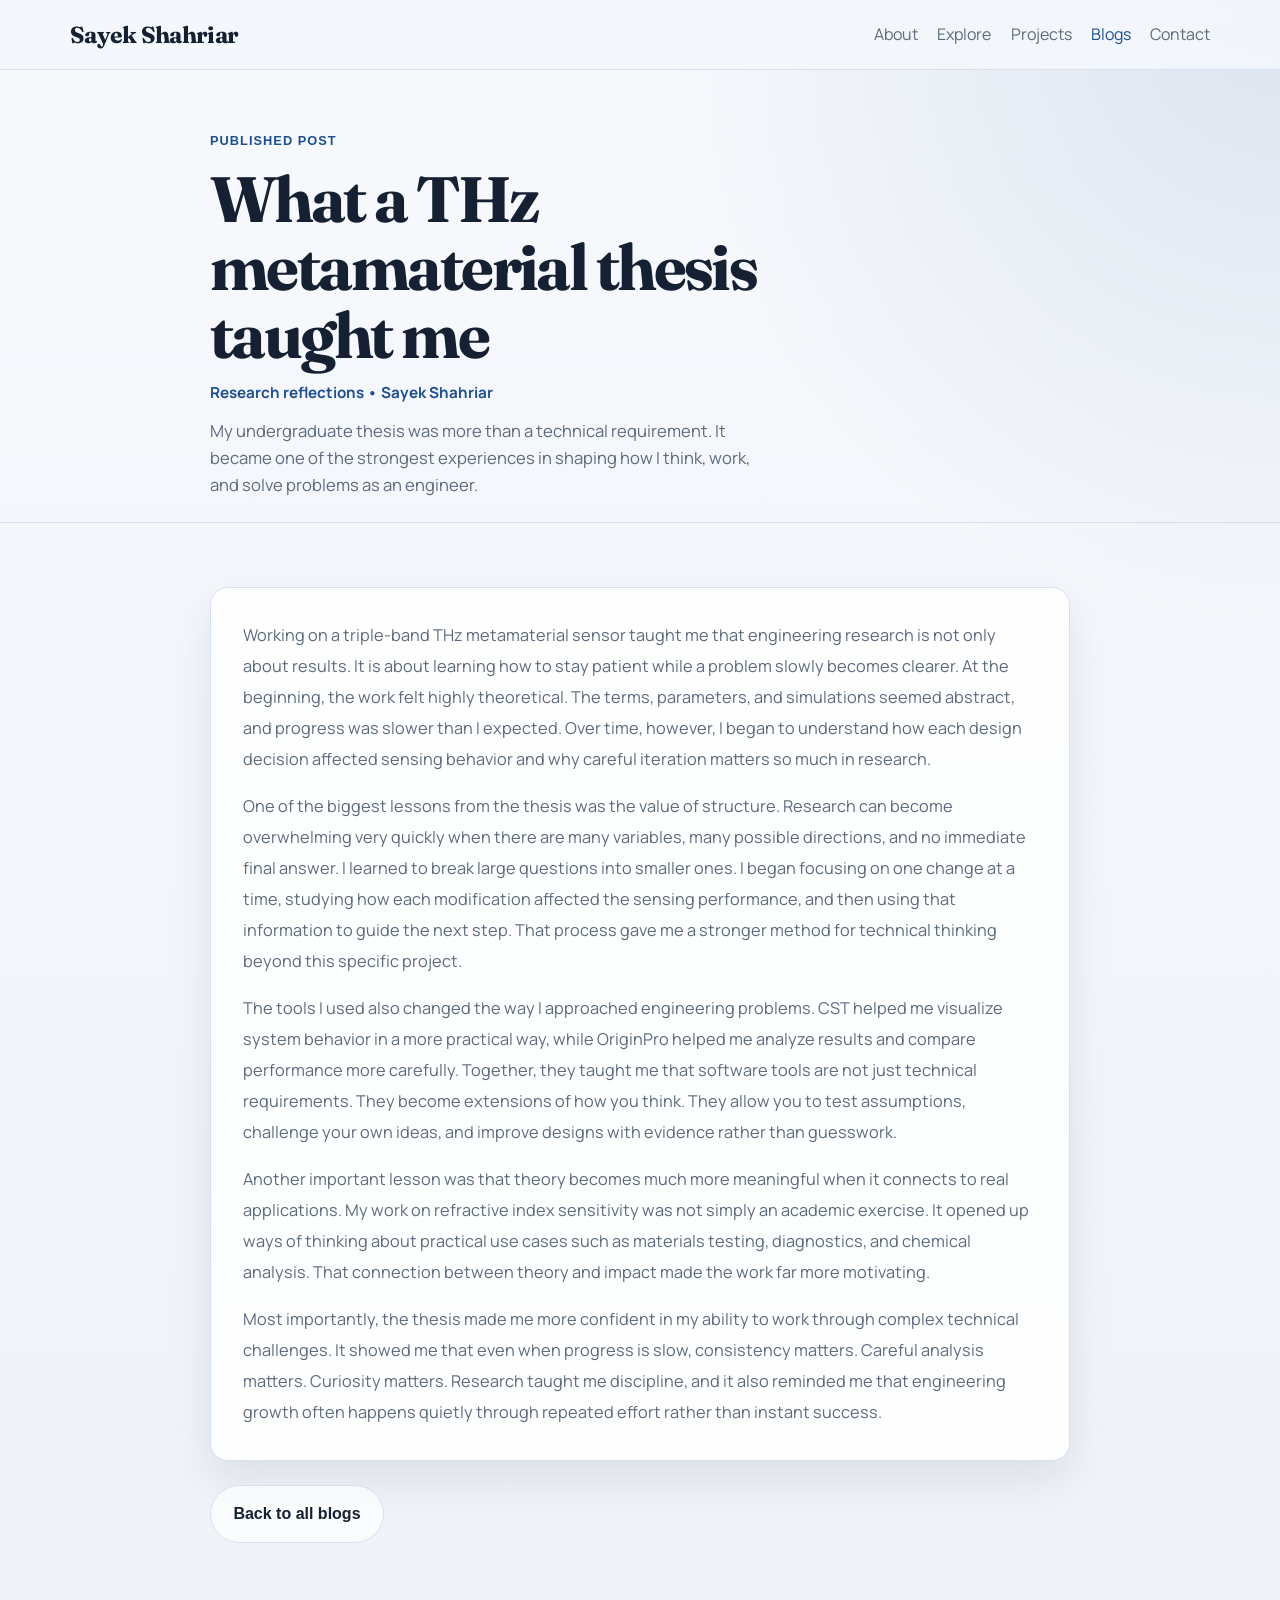
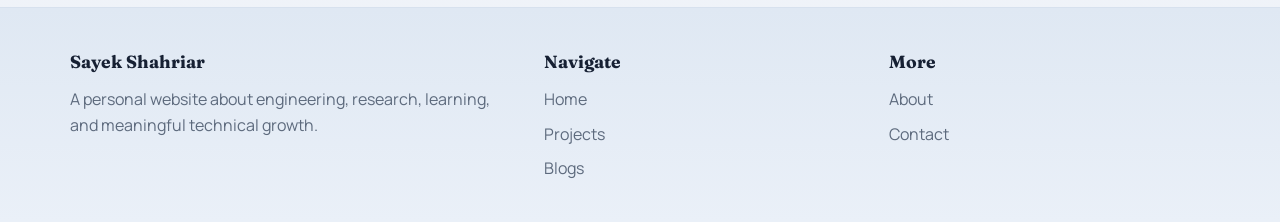
<file: blog-thz-thesis.html>
<!DOCTYPE html>
<html lang="en">
<head>
  <meta charset="UTF-8">
  <meta name="viewport" content="width=device-width, initial-scale=1.0">
  <title>What a THz Metamaterial Thesis Taught Me | Sayek Shahriar</title>
  <link rel="preconnect" href="https://fonts.googleapis.com">
  <link rel="preconnect" href="https://fonts.gstatic.com" crossorigin>
  <link href="https://fonts.googleapis.com/css2?family=Manrope:wght@400;500;600;700;800&family=Fraunces:opsz,wght@9..144,600;9..144,700&display=swap" rel="stylesheet">
  <link rel="stylesheet" href="style.css">
</head>
<body>
  <header class="site-header">
    <div class="container nav">
      <a class="logo" href="index.html">Sayek Shahriar</a>
      <nav>
        <ul class="nav-links">
          <li><a href="about.html">About</a></li>
          <li><a href="explore.html">Explore</a></li>
          <li><a href="projects.html">Projects</a></li>
          <li><a href="blogs.html" class="is-active">Blogs</a></li>
          <li><a href="contact.html">Contact</a></li>
        </ul>
      </nav>
    </div>
  </header>

  <main>
    <section class="page-hero article-hero">
      <div class="container article-intro reveal">
        <p class="section-tag">Published Post</p>
        <h1 class="page-title article-title">What a THz metamaterial thesis taught me</h1>
        <p class="article-meta-line">Research reflections • Sayek Shahriar</p>
        <p class="page-subtitle">My undergraduate thesis was more than a technical requirement. It became one of the strongest experiences in shaping how I think, work, and solve problems as an engineer.</p>
      </div>
    </section>

    <section class="section">
      <article class="container article-shell reveal">
        <p>Working on a triple-band THz metamaterial sensor taught me that engineering research is not only about results. It is about learning how to stay patient while a problem slowly becomes clearer. At the beginning, the work felt highly theoretical. The terms, parameters, and simulations seemed abstract, and progress was slower than I expected. Over time, however, I began to understand how each design decision affected sensing behavior and why careful iteration matters so much in research.</p>
        <p>One of the biggest lessons from the thesis was the value of structure. Research can become overwhelming very quickly when there are many variables, many possible directions, and no immediate final answer. I learned to break large questions into smaller ones. I began focusing on one change at a time, studying how each modification affected the sensing performance, and then using that information to guide the next step. That process gave me a stronger method for technical thinking beyond this specific project.</p>
        <p>The tools I used also changed the way I approached engineering problems. CST helped me visualize system behavior in a more practical way, while OriginPro helped me analyze results and compare performance more carefully. Together, they taught me that software tools are not just technical requirements. They become extensions of how you think. They allow you to test assumptions, challenge your own ideas, and improve designs with evidence rather than guesswork.</p>
        <p>Another important lesson was that theory becomes much more meaningful when it connects to real applications. My work on refractive index sensitivity was not simply an academic exercise. It opened up ways of thinking about practical use cases such as materials testing, diagnostics, and chemical analysis. That connection between theory and impact made the work far more motivating.</p>
        <p>Most importantly, the thesis made me more confident in my ability to work through complex technical challenges. It showed me that even when progress is slow, consistency matters. Careful analysis matters. Curiosity matters. Research taught me discipline, and it also reminded me that engineering growth often happens quietly through repeated effort rather than instant success.</p>
      </article>

      <div class="container article-footer reveal">
        <a class="button button-light" href="blogs.html">Back to all blogs</a>
      </div>
    </section>
  </main>

  <footer class="site-footer">
    <div class="container footer-grid">
      <div>
        <h3>Sayek Shahriar</h3>
        <p>A personal website about engineering, research, learning, and meaningful technical growth.</p>
      </div>
      <div>
        <h3>Navigate</h3>
        <ul class="footer-links">
          <li><a href="index.html">Home</a></li>
          <li><a href="projects.html">Projects</a></li>
          <li><a href="blogs.html">Blogs</a></li>
        </ul>
      </div>
      <div>
        <h3>More</h3>
        <ul class="footer-links">
          <li><a href="about.html">About</a></li>
          <li><a href="contact.html">Contact</a></li>
        </ul>
      </div>
    </div>
  </footer>

  <script src="script.js"></script>
</body>
</html>
</file>
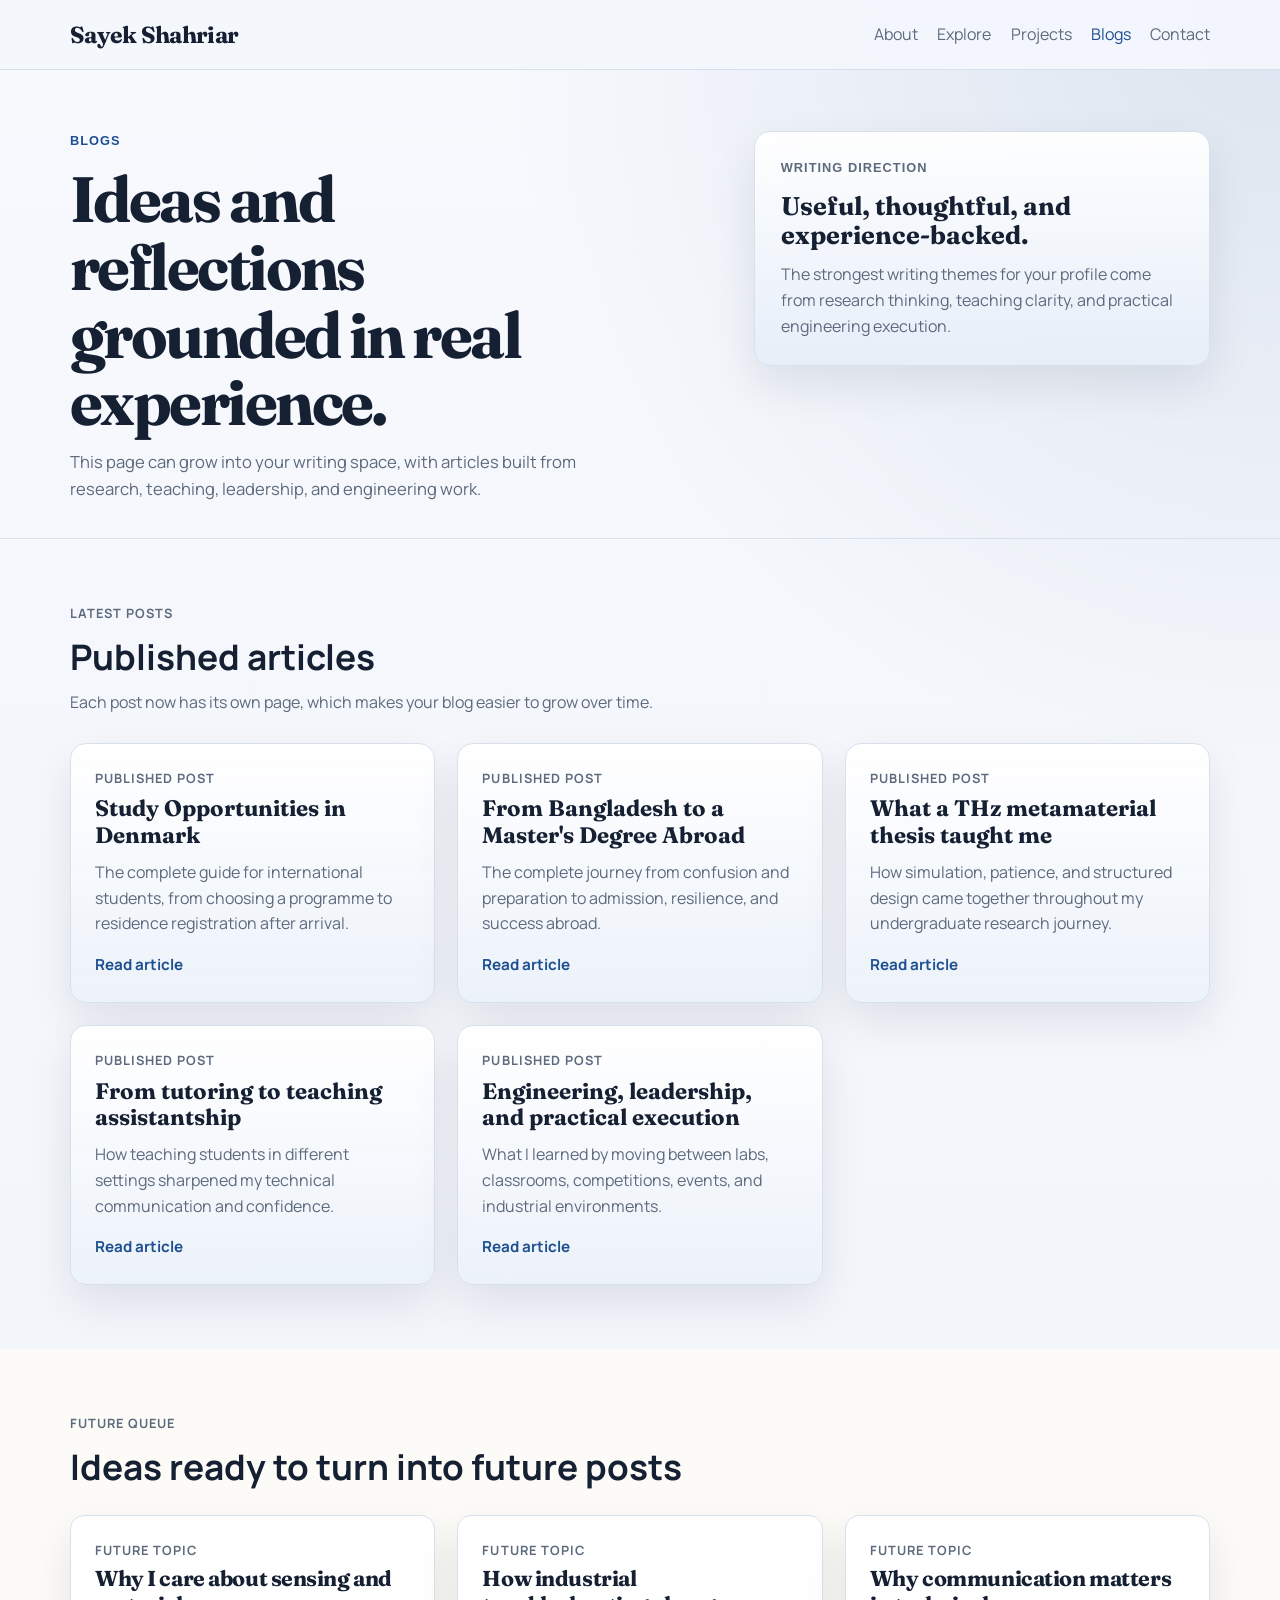
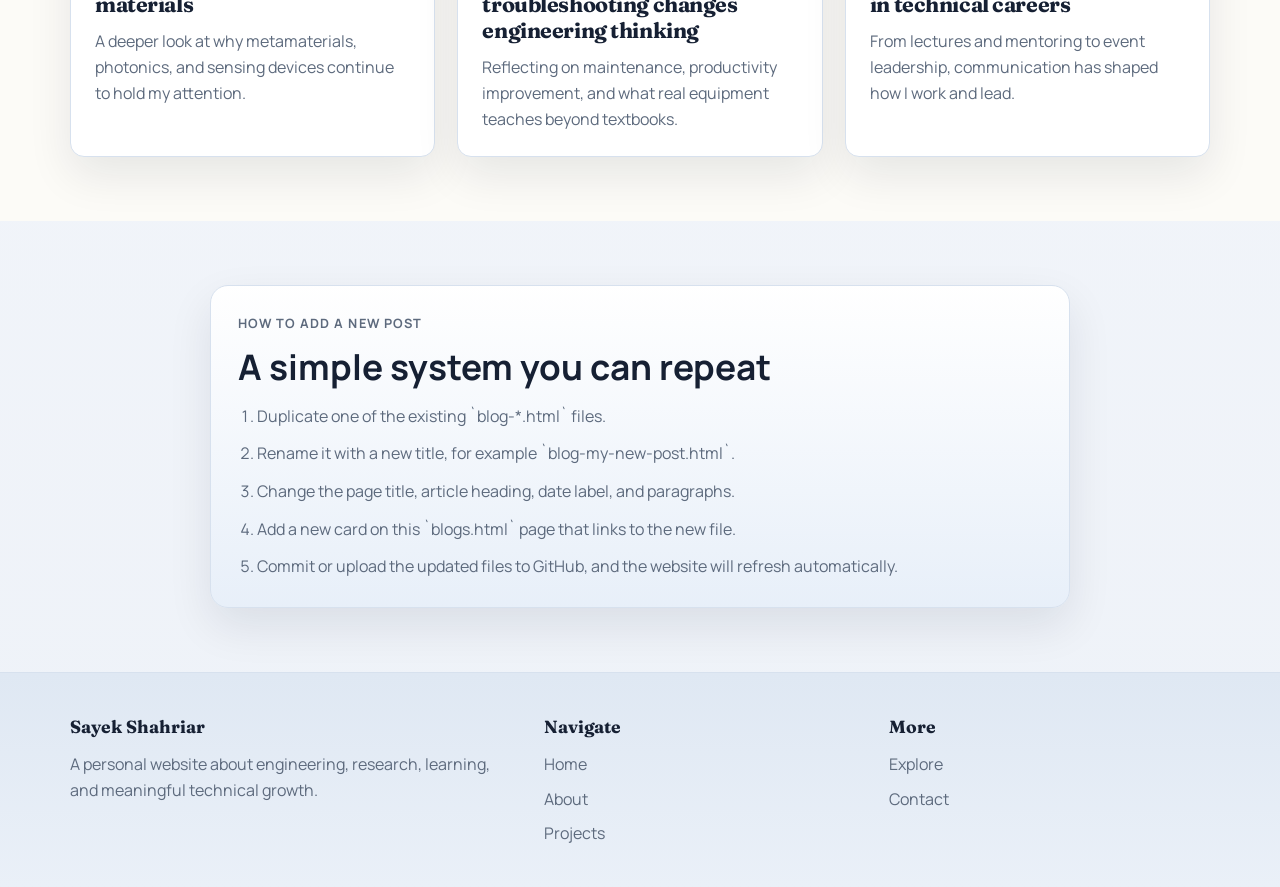
<file: blogs.html>
<!DOCTYPE html>
<html lang="en">
<head>
  <meta charset="UTF-8">
  <meta name="viewport" content="width=device-width, initial-scale=1.0">
  <title>Blogs | Sayek Shahriar</title>
  <link rel="preconnect" href="https://fonts.googleapis.com">
  <link rel="preconnect" href="https://fonts.gstatic.com" crossorigin>
  <link href="https://fonts.googleapis.com/css2?family=Manrope:wght@400;500;600;700;800&family=Fraunces:opsz,wght@9..144,600;9..144,700&display=swap" rel="stylesheet">
  <link rel="stylesheet" href="style.css">
</head>
<body>
  <header class="site-header">
    <div class="container nav">
      <a class="logo" href="index.html">Sayek Shahriar</a>
      <nav>
        <ul class="nav-links">
          <li><a href="about.html">About</a></li>
          <li><a href="explore.html">Explore</a></li>
          <li><a href="projects.html">Projects</a></li>
          <li><a href="blogs.html" class="is-active">Blogs</a></li>
          <li><a href="contact.html">Contact</a></li>
        </ul>
      </nav>
    </div>
  </header>

  <main>
    <section class="page-hero">
      <div class="container page-hero-grid reveal">
        <div>
          <p class="section-tag">Blogs</p>
          <h1 class="page-title">Ideas and reflections grounded in real experience.</h1>
          <p class="page-subtitle">This page can grow into your writing space, with articles built from research, teaching, leadership, and engineering work.</p>
        </div>
        <div class="page-hero-card">
          <p class="panel-label">Writing Direction</p>
          <h2>Useful, thoughtful, and experience-backed.</h2>
          <p>The strongest writing themes for your profile come from research thinking, teaching clarity, and practical engineering execution.</p>
        </div>
      </div>
    </section>

    <section class="section">
      <div class="container section-header reveal">
        <p class="section-tag">Latest Posts</p>
        <h2>Published articles</h2>
        <p>Each post now has its own page, which makes your blog easier to grow over time.</p>
      </div>

      <div class="container card-grid three-column reveal">
        <a class="post-card" href="blog-denmark-study-guide.html">
          <p class="story-meta">Published Post</p>
          <h3>Study Opportunities in Denmark</h3>
          <p>The complete guide for international students, from choosing a programme to residence registration after arrival.</p>
          <span class="read-more">Read article</span>
        </a>
        <a class="post-card" href="blog-study-abroad.html">
          <p class="story-meta">Published Post</p>
          <h3>From Bangladesh to a Master's Degree Abroad</h3>
          <p>The complete journey from confusion and preparation to admission, resilience, and success abroad.</p>
          <span class="read-more">Read article</span>
        </a>
        <a class="post-card" href="blog-thz-thesis.html">
          <p class="story-meta">Published Post</p>
          <h3>What a THz metamaterial thesis taught me</h3>
          <p>How simulation, patience, and structured design came together throughout my undergraduate research journey.</p>
          <span class="read-more">Read article</span>
        </a>
        <a class="post-card" href="blog-teaching-journey.html">
          <p class="story-meta">Published Post</p>
          <h3>From tutoring to teaching assistantship</h3>
          <p>How teaching students in different settings sharpened my technical communication and confidence.</p>
          <span class="read-more">Read article</span>
        </a>
        <a class="post-card" href="blog-engineering-execution.html">
          <p class="story-meta">Published Post</p>
          <h3>Engineering, leadership, and practical execution</h3>
          <p>What I learned by moving between labs, classrooms, competitions, events, and industrial environments.</p>
          <span class="read-more">Read article</span>
        </a>
      </div>
    </section>

    <section class="section alt-background">
      <div class="container section-header reveal">
        <p class="section-tag">Future Queue</p>
        <h2>Ideas ready to turn into future posts</h2>
      </div>

      <div class="container card-grid three-column reveal">
        <article class="content-card">
          <p class="story-meta">Future Topic</p>
          <h3>Why I care about sensing and materials</h3>
          <p>A deeper look at why metamaterials, photonics, and sensing devices continue to hold my attention.</p>
        </article>
        <article class="content-card">
          <p class="story-meta">Future Topic</p>
          <h3>How industrial troubleshooting changes engineering thinking</h3>
          <p>Reflecting on maintenance, productivity improvement, and what real equipment teaches beyond textbooks.</p>
        </article>
        <article class="content-card">
          <p class="story-meta">Future Topic</p>
          <h3>Why communication matters in technical careers</h3>
          <p>From lectures and mentoring to event leadership, communication has shaped how I work and lead.</p>
        </article>
      </div>
    </section>

    <section class="section">
      <div class="container post-help reveal">
        <p class="section-tag">How To Add A New Post</p>
        <h2>A simple system you can repeat</h2>
        <ol class="help-steps">
          <li>Duplicate one of the existing `blog-*.html` files.</li>
          <li>Rename it with a new title, for example `blog-my-new-post.html`.</li>
          <li>Change the page title, article heading, date label, and paragraphs.</li>
          <li>Add a new card on this `blogs.html` page that links to the new file.</li>
          <li>Commit or upload the updated files to GitHub, and the website will refresh automatically.</li>
        </ol>
      </div>
    </section>
  </main>

  <footer class="site-footer">
    <div class="container footer-grid">
      <div>
        <h3>Sayek Shahriar</h3>
        <p>A personal website about engineering, research, learning, and meaningful technical growth.</p>
      </div>
      <div>
        <h3>Navigate</h3>
        <ul class="footer-links">
          <li><a href="index.html">Home</a></li>
          <li><a href="about.html">About</a></li>
          <li><a href="projects.html">Projects</a></li>
        </ul>
      </div>
      <div>
        <h3>More</h3>
        <ul class="footer-links">
          <li><a href="explore.html">Explore</a></li>
          <li><a href="contact.html">Contact</a></li>
        </ul>
      </div>
    </div>
  </footer>

  <script src="script.js"></script>
</body>
</html>
</file>
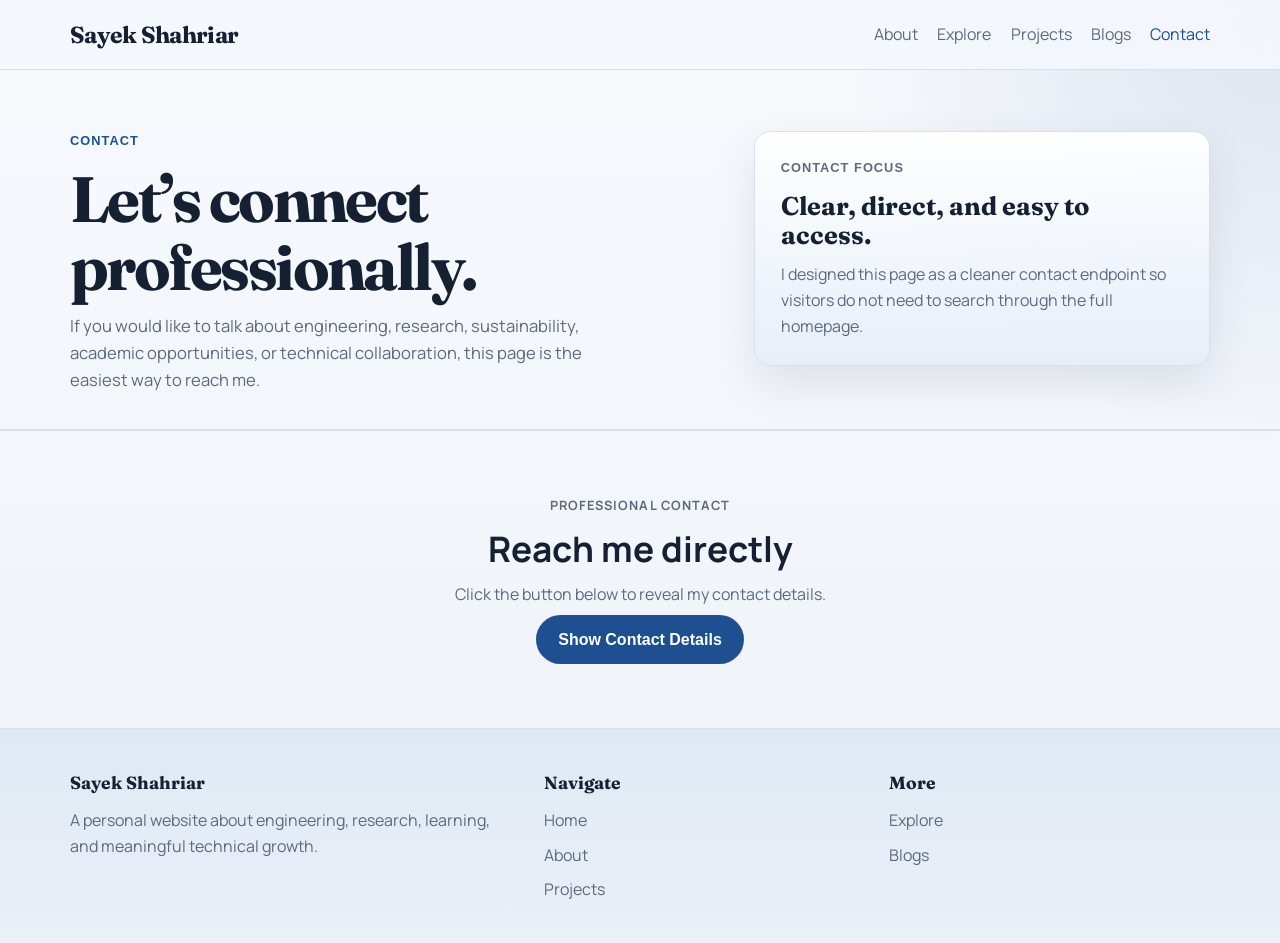
<file: contact.html>
<!DOCTYPE html>
<html lang="en">
<head>
  <meta charset="UTF-8">
  <meta name="viewport" content="width=device-width, initial-scale=1.0">
  <title>Contact | Sayek Shahriar</title>
  <link rel="preconnect" href="https://fonts.googleapis.com">
  <link rel="preconnect" href="https://fonts.gstatic.com" crossorigin>
  <link href="https://fonts.googleapis.com/css2?family=Manrope:wght@400;500;600;700;800&family=Fraunces:opsz,wght@9..144,600;9..144,700&display=swap" rel="stylesheet">
  <link rel="stylesheet" href="style.css">
</head>
<body>
  <header class="site-header">
    <div class="container nav">
      <a class="logo" href="index.html">Sayek Shahriar</a>
      <nav>
        <ul class="nav-links">
          <li><a href="about.html">About</a></li>
          <li><a href="explore.html">Explore</a></li>
          <li><a href="projects.html">Projects</a></li>
          <li><a href="blogs.html">Blogs</a></li>
          <li><a href="contact.html" class="is-active">Contact</a></li>
        </ul>
      </nav>
    </div>
  </header>

  <main>
    <section class="page-hero">
      <div class="container page-hero-grid reveal">
        <div>
          <p class="section-tag">Contact</p>
          <h1 class="page-title">Let’s connect professionally.</h1>
          <p class="page-subtitle">If you would like to talk about engineering, research, sustainability, academic opportunities, or technical collaboration, this page is the easiest way to reach me.</p>
        </div>
        <div class="page-hero-card">
          <p class="panel-label">Contact Focus</p>
          <h2>Clear, direct, and easy to access.</h2>
          <p>I designed this page as a cleaner contact endpoint so visitors do not need to search through the full homepage.</p>
        </div>
      </div>
    </section>

    <section class="section contact-section">
      <div class="container contact-box reveal">
        <p class="section-tag">Professional Contact</p>
        <h2>Reach me directly</h2>
        <p>Click the button below to reveal my contact details.</p>
        <button class="button" id="contactButton" type="button" aria-expanded="false" aria-controls="contactDetails">
          Show Contact Details
        </button>
        <div class="contact-details" id="contactDetails" hidden>
          <p class="contact-message">You can reach me here:</p>
          <p><strong>Email:</strong> <a href="mailto:shahriar1149@gmail.com">shahriar1149@gmail.com</a></p>
          <p><strong>Phone:</strong> <a href="tel:+8801920633802">+880 1920633802</a></p>
          <p><strong>Location:</strong> Dhaka, Bangladesh</p>
        </div>
      </div>
    </section>
  </main>

  <footer class="site-footer">
    <div class="container footer-grid">
      <div>
        <h3>Sayek Shahriar</h3>
        <p>A personal website about engineering, research, learning, and meaningful technical growth.</p>
      </div>
      <div>
        <h3>Navigate</h3>
        <ul class="footer-links">
          <li><a href="index.html">Home</a></li>
          <li><a href="about.html">About</a></li>
          <li><a href="projects.html">Projects</a></li>
        </ul>
      </div>
      <div>
        <h3>More</h3>
        <ul class="footer-links">
          <li><a href="explore.html">Explore</a></li>
          <li><a href="blogs.html">Blogs</a></li>
        </ul>
      </div>
    </div>
  </footer>

  <script src="script.js"></script>
</body>
</html>
</file>
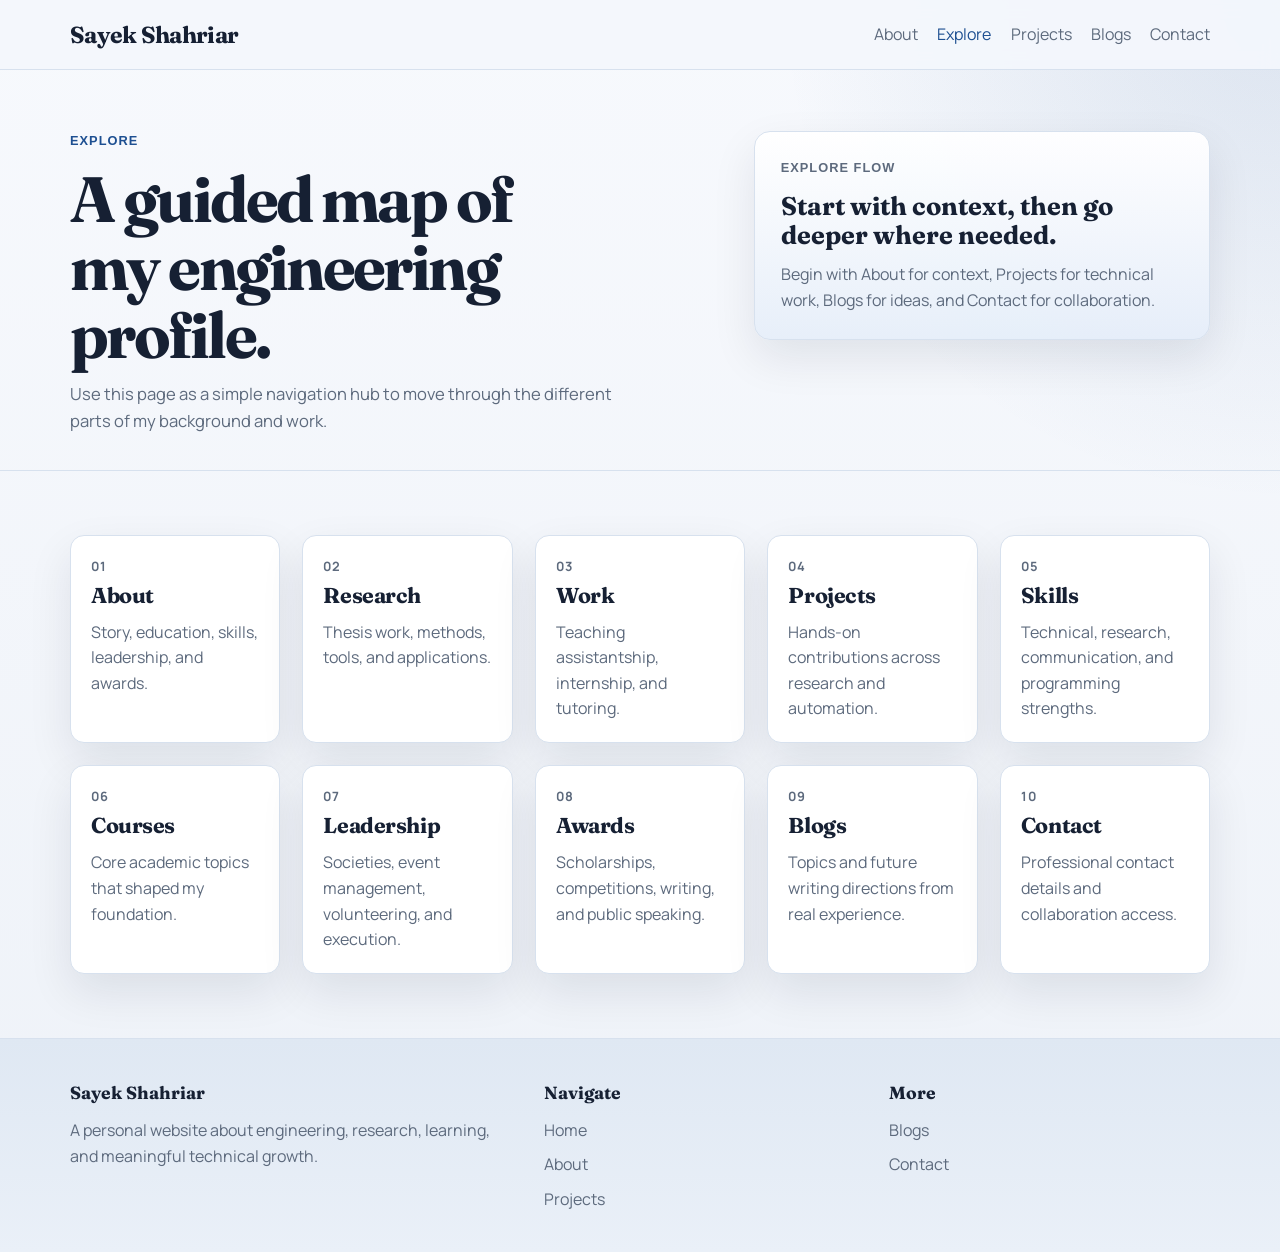
<file: explore.html>
<!DOCTYPE html>
<html lang="en">
<head>
  <meta charset="UTF-8">
  <meta name="viewport" content="width=device-width, initial-scale=1.0">
  <title>Explore | Sayek Shahriar</title>
  <link rel="preconnect" href="https://fonts.googleapis.com">
  <link rel="preconnect" href="https://fonts.gstatic.com" crossorigin>
  <link href="https://fonts.googleapis.com/css2?family=Manrope:wght@400;500;600;700;800&family=Fraunces:opsz,wght@9..144,600;9..144,700&display=swap" rel="stylesheet">
  <link rel="stylesheet" href="style.css">
</head>
<body>
  <header class="site-header">
    <div class="container nav">
      <a class="logo" href="index.html">Sayek Shahriar</a>
      <nav>
        <ul class="nav-links">
          <li><a href="about.html">About</a></li>
          <li><a href="explore.html" class="is-active">Explore</a></li>
          <li><a href="projects.html">Projects</a></li>
          <li><a href="blogs.html">Blogs</a></li>
          <li><a href="contact.html">Contact</a></li>
        </ul>
      </nav>
    </div>
  </header>

  <main>
    <section class="page-hero">
      <div class="container page-hero-grid reveal">
        <div>
          <p class="section-tag">Explore</p>
          <h1 class="page-title">A guided map of my engineering profile.</h1>
          <p class="page-subtitle">Use this page as a simple navigation hub to move through the different parts of my background and work.</p>
        </div>
        <div class="page-hero-card">
          <p class="panel-label">Explore Flow</p>
          <h2>Start with context, then go deeper where needed.</h2>
          <p>Begin with About for context, Projects for technical work, Blogs for ideas, and Contact for collaboration.</p>
        </div>
      </div>
    </section>

    <section class="section">
      <div class="container explore-grid reveal">
        <a class="explore-card" href="about.html">
          <p class="story-meta">01</p>
          <h3>About</h3>
          <p>Story, education, skills, leadership, and awards.</p>
        </a>
        <a class="explore-card" href="projects.html#research">
          <p class="story-meta">02</p>
          <h3>Research</h3>
          <p>Thesis work, methods, tools, and applications.</p>
        </a>
        <a class="explore-card" href="projects.html#work">
          <p class="story-meta">03</p>
          <h3>Work</h3>
          <p>Teaching assistantship, internship, and tutoring.</p>
        </a>
        <a class="explore-card" href="projects.html#projects-grid">
          <p class="story-meta">04</p>
          <h3>Projects</h3>
          <p>Hands-on contributions across research and automation.</p>
        </a>
        <a class="explore-card" href="about.html#skills-section">
          <p class="story-meta">05</p>
          <h3>Skills</h3>
          <p>Technical, research, communication, and programming strengths.</p>
        </a>
        <a class="explore-card" href="about.html#courses-section">
          <p class="story-meta">06</p>
          <h3>Courses</h3>
          <p>Core academic topics that shaped my foundation.</p>
        </a>
        <a class="explore-card" href="about.html#leadership-section">
          <p class="story-meta">07</p>
          <h3>Leadership</h3>
          <p>Societies, event management, volunteering, and execution.</p>
        </a>
        <a class="explore-card" href="about.html#awards-section">
          <p class="story-meta">08</p>
          <h3>Awards</h3>
          <p>Scholarships, competitions, writing, and public speaking.</p>
        </a>
        <a class="explore-card" href="blogs.html">
          <p class="story-meta">09</p>
          <h3>Blogs</h3>
          <p>Topics and future writing directions from real experience.</p>
        </a>
        <a class="explore-card" href="contact.html">
          <p class="story-meta">10</p>
          <h3>Contact</h3>
          <p>Professional contact details and collaboration access.</p>
        </a>
      </div>
    </section>
  </main>

  <footer class="site-footer">
    <div class="container footer-grid">
      <div>
        <h3>Sayek Shahriar</h3>
        <p>A personal website about engineering, research, learning, and meaningful technical growth.</p>
      </div>
      <div>
        <h3>Navigate</h3>
        <ul class="footer-links">
          <li><a href="index.html">Home</a></li>
          <li><a href="about.html">About</a></li>
          <li><a href="projects.html">Projects</a></li>
        </ul>
      </div>
      <div>
        <h3>More</h3>
        <ul class="footer-links">
          <li><a href="blogs.html">Blogs</a></li>
          <li><a href="contact.html">Contact</a></li>
        </ul>
      </div>
    </div>
  </footer>

  <script src="script.js"></script>
</body>
</html>
</file>
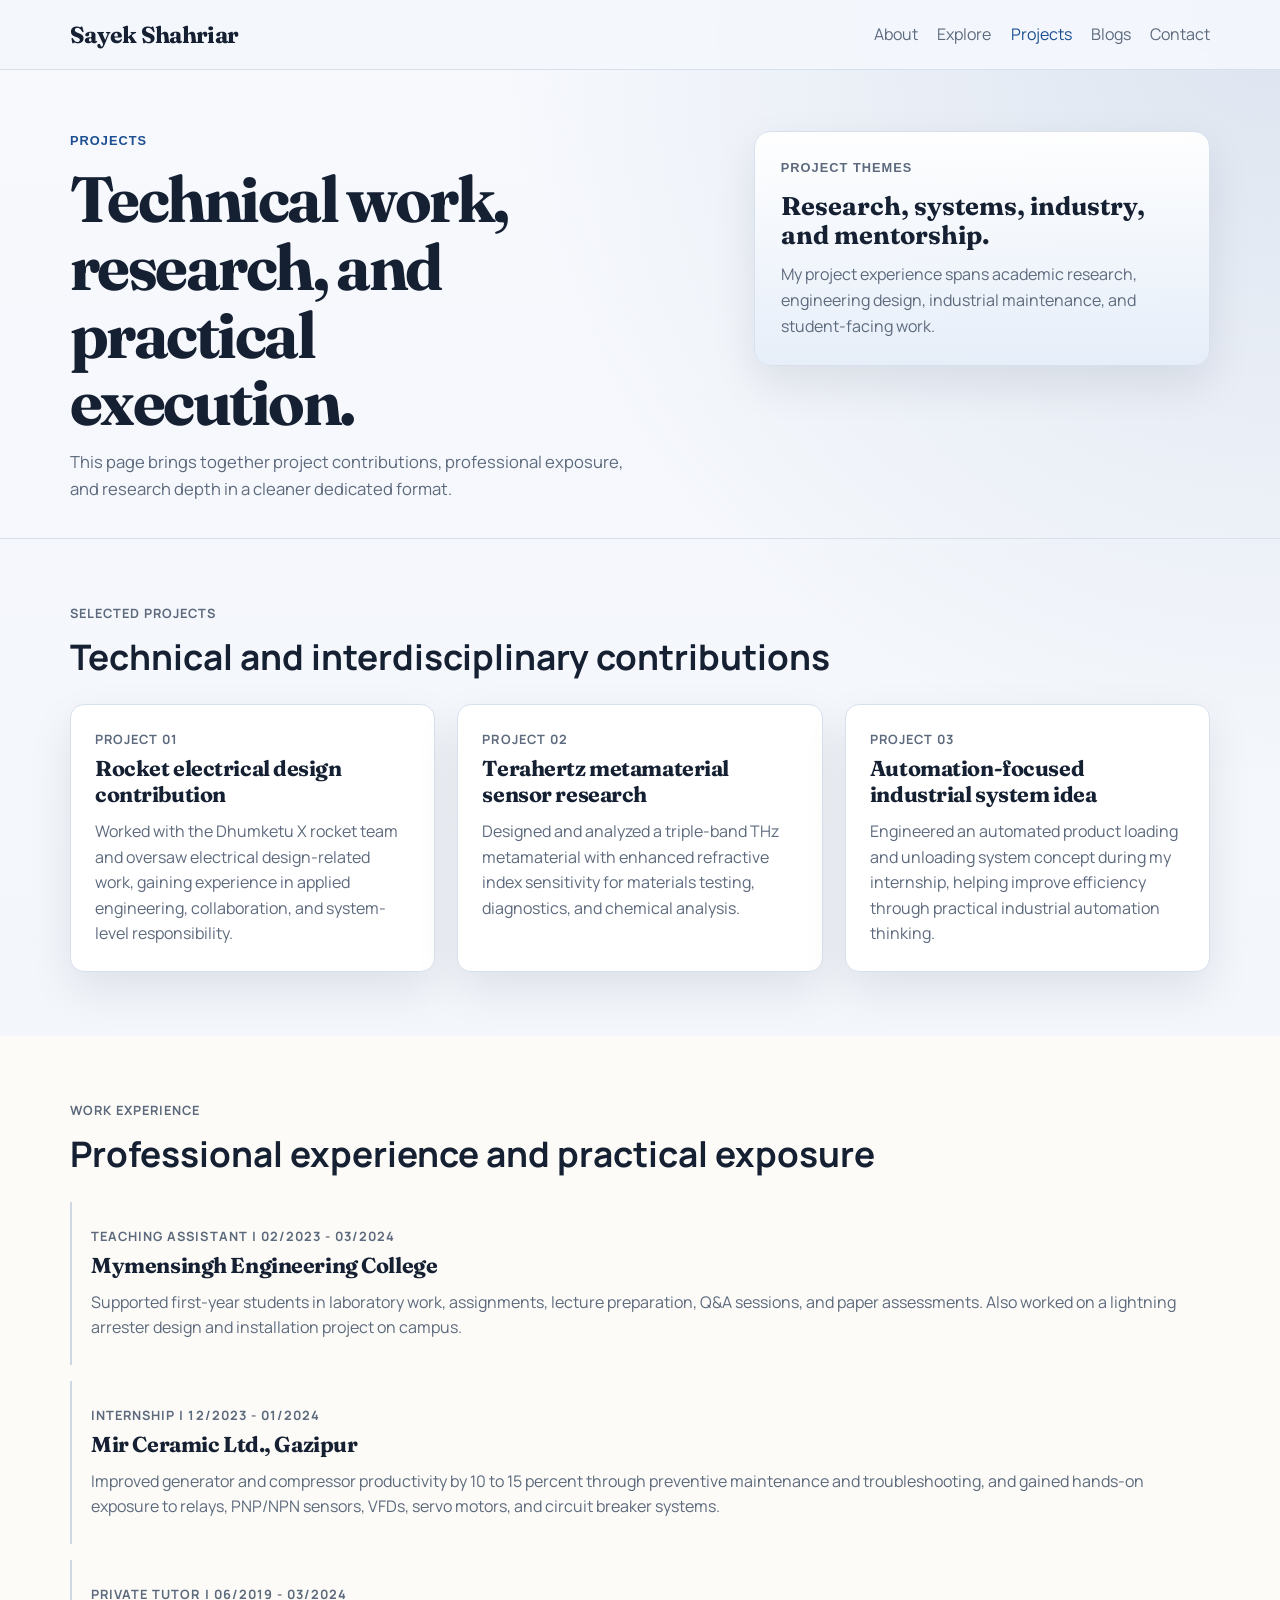
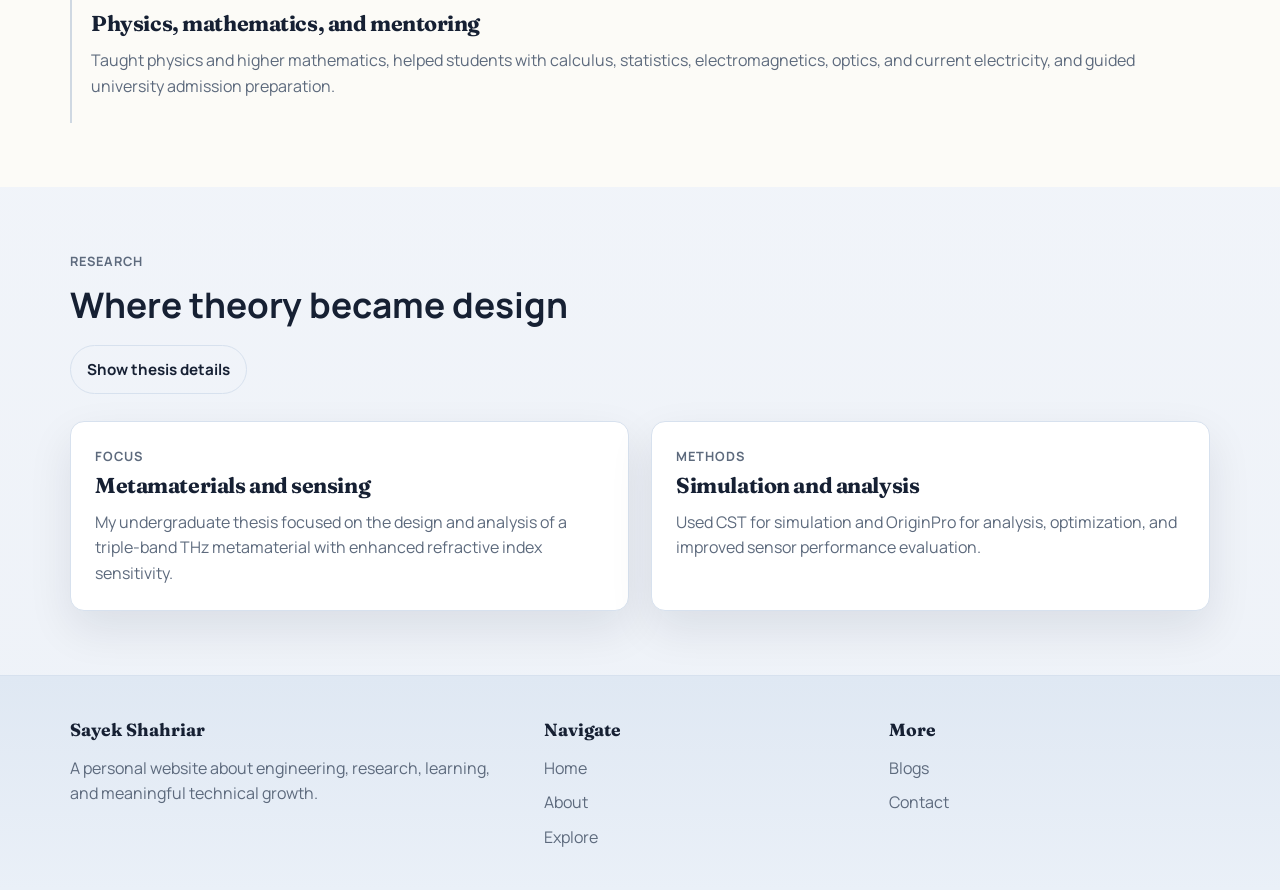
<file: projects.html>
<!DOCTYPE html>
<html lang="en">
<head>
  <meta charset="UTF-8">
  <meta name="viewport" content="width=device-width, initial-scale=1.0">
  <title>Projects | Sayek Shahriar</title>
  <link rel="preconnect" href="https://fonts.googleapis.com">
  <link rel="preconnect" href="https://fonts.gstatic.com" crossorigin>
  <link href="https://fonts.googleapis.com/css2?family=Manrope:wght@400;500;600;700;800&family=Fraunces:opsz,wght@9..144,600;9..144,700&display=swap" rel="stylesheet">
  <link rel="stylesheet" href="style.css">
</head>
<body>
  <header class="site-header">
    <div class="container nav">
      <a class="logo" href="index.html">Sayek Shahriar</a>
      <nav>
        <ul class="nav-links">
          <li><a href="about.html">About</a></li>
          <li><a href="explore.html">Explore</a></li>
          <li><a href="projects.html" class="is-active">Projects</a></li>
          <li><a href="blogs.html">Blogs</a></li>
          <li><a href="contact.html">Contact</a></li>
        </ul>
      </nav>
    </div>
  </header>

  <main>
    <section class="page-hero">
      <div class="container page-hero-grid reveal">
        <div>
          <p class="section-tag">Projects</p>
          <h1 class="page-title">Technical work, research, and practical execution.</h1>
          <p class="page-subtitle">This page brings together project contributions, professional exposure, and research depth in a cleaner dedicated format.</p>
        </div>
        <div class="page-hero-card">
          <p class="panel-label">Project Themes</p>
          <h2>Research, systems, industry, and mentorship.</h2>
          <p>My project experience spans academic research, engineering design, industrial maintenance, and student-facing work.</p>
        </div>
      </div>
    </section>

    <section class="section" id="projects-grid">
      <div class="container section-header">
        <p class="section-tag">Selected Projects</p>
        <h2>Technical and interdisciplinary contributions</h2>
      </div>
      <div class="container card-grid three-column reveal">
        <article class="content-card">
          <p class="story-meta">Project 01</p>
          <h3>Rocket electrical design contribution</h3>
          <p>Worked with the Dhumketu X rocket team and oversaw electrical design-related work, gaining experience in applied engineering, collaboration, and system-level responsibility.</p>
        </article>
        <article class="content-card">
          <p class="story-meta">Project 02</p>
          <h3>Terahertz metamaterial sensor research</h3>
          <p>Designed and analyzed a triple-band THz metamaterial with enhanced refractive index sensitivity for materials testing, diagnostics, and chemical analysis.</p>
        </article>
        <article class="content-card">
          <p class="story-meta">Project 03</p>
          <h3>Automation-focused industrial system idea</h3>
          <p>Engineered an automated product loading and unloading system concept during my internship, helping improve efficiency through practical industrial automation thinking.</p>
        </article>
      </div>
    </section>

    <section class="section alt-background" id="work">
      <div class="container section-header">
        <p class="section-tag">Work Experience</p>
        <h2>Professional experience and practical exposure</h2>
      </div>
      <div class="container timeline reveal">
        <article class="timeline-item">
          <p class="story-meta">Teaching Assistant | 02/2023 - 03/2024</p>
          <h3>Mymensingh Engineering College</h3>
          <p>Supported first-year students in laboratory work, assignments, lecture preparation, Q&A sessions, and paper assessments. Also worked on a lightning arrester design and installation project on campus.</p>
        </article>
        <article class="timeline-item">
          <p class="story-meta">Internship | 12/2023 - 01/2024</p>
          <h3>Mir Ceramic Ltd., Gazipur</h3>
          <p>Improved generator and compressor productivity by 10 to 15 percent through preventive maintenance and troubleshooting, and gained hands-on exposure to relays, PNP/NPN sensors, VFDs, servo motors, and circuit breaker systems.</p>
        </article>
        <article class="timeline-item">
          <p class="story-meta">Private Tutor | 06/2019 - 03/2024</p>
          <h3>Physics, mathematics, and mentoring</h3>
          <p>Taught physics and higher mathematics, helped students with calculus, statistics, electromagnetics, optics, and current electricity, and guided university admission preparation.</p>
        </article>
      </div>
    </section>

    <section class="section" id="research">
      <div class="container section-header">
        <p class="section-tag">Research</p>
        <h2>Where theory became design</h2>
        <button class="detail-toggle" id="researchToggle" type="button" aria-expanded="false" aria-controls="researchDetails">
          Show thesis details
        </button>
      </div>
      <div class="container split-layout reveal">
        <article class="feature-card">
          <p class="story-meta">Focus</p>
          <h3>Metamaterials and sensing</h3>
          <p>My undergraduate thesis focused on the design and analysis of a triple-band THz metamaterial with enhanced refractive index sensitivity.</p>
        </article>
        <article class="feature-card">
          <p class="story-meta">Methods</p>
          <h3>Simulation and analysis</h3>
          <p>Used CST for simulation and OriginPro for analysis, optimization, and improved sensor performance evaluation.</p>
        </article>
      </div>
      <div class="container expandable-panel" id="researchDetails" hidden>
        <div class="card-grid three-column">
          <article class="content-card">
            <p class="story-meta">Thesis</p>
            <h3>Enhanced refractive index sensitivity</h3>
            <p>The triple-band structure improved sensitivity by allowing more precise detection of refractive index changes.</p>
          </article>
          <article class="content-card">
            <p class="story-meta">Applications</p>
            <h3>Possible real-world uses</h3>
            <p>Materials testing, medical diagnostics, and chemical analysis all align with the kind of sensing capability explored in this work.</p>
          </article>
          <article class="content-card">
            <p class="story-meta">Supervision</p>
            <h3>Research guidance</h3>
            <p>The thesis was completed under the supervision of S.M. Anowarul Haque from April 2023 to June 2024.</p>
          </article>
        </div>
      </div>
    </section>
  </main>

  <footer class="site-footer">
    <div class="container footer-grid">
      <div>
        <h3>Sayek Shahriar</h3>
        <p>A personal website about engineering, research, learning, and meaningful technical growth.</p>
      </div>
      <div>
        <h3>Navigate</h3>
        <ul class="footer-links">
          <li><a href="index.html">Home</a></li>
          <li><a href="about.html">About</a></li>
          <li><a href="explore.html">Explore</a></li>
        </ul>
      </div>
      <div>
        <h3>More</h3>
        <ul class="footer-links">
          <li><a href="blogs.html">Blogs</a></li>
          <li><a href="contact.html">Contact</a></li>
        </ul>
      </div>
    </div>
  </footer>

  <script src="script.js"></script>
</body>
</html>
</file>
<file: style.css>
/* Basic reset keeps spacing and sizing consistent */
* {
  margin: 0;
  padding: 0;
  box-sizing: border-box;
}

/* Design variables make the look easier to adjust later */
:root {
  --background: #eef2f8;
  --surface: #ffffff;
  --surface-soft: #e6edf7;
  --surface-deep: #dce6f5;
  --text: #162033;
  --muted: #5d6a7d;
  --primary: #1d4f91;
  --primary-dark: #143a6a;
  --accent: #c28f2c;
  --border: #d7e1ee;
  --shadow: 0 18px 45px rgba(12, 24, 44, 0.09);
}

html {
  scroll-behavior: smooth;
}

body {
  background:
    radial-gradient(circle at top right, rgba(29, 79, 145, 0.12), transparent 28%),
    linear-gradient(180deg, #f7f9fd 0%, var(--background) 100%);
  color: var(--text);
  font-family: "Manrope", Arial, Helvetica, sans-serif;
  line-height: 1.6;
}

.container {
  width: min(1140px, 92%);
  margin: 0 auto;
}

.site-header {
  position: sticky;
  top: 0;
  z-index: 20;
  background: rgba(248, 247, 242, 0.96);
  background: rgba(244, 247, 252, 0.94);
  border-bottom: 1px solid var(--border);
  backdrop-filter: blur(8px);
}

.nav {
  display: flex;
  justify-content: space-between;
  align-items: center;
  padding: 1rem 0;
}

.logo {
  color: var(--text);
  text-decoration: none;
  font-family: "Fraunces", Georgia, "Times New Roman", serif;
  font-size: 1.45rem;
  font-weight: 700;
  letter-spacing: -0.03em;
}

.nav-links {
  list-style: none;
  display: flex;
  gap: 1.2rem;
}

.nav-links a,
.footer-links a,
.story-photo a,
.contact-details a {
  color: var(--muted);
  text-decoration: none;
  font-family: "Manrope", Arial, Helvetica, sans-serif;
}

.nav-links a:hover,
.footer-links a:hover,
.story-photo a:hover,
.contact-details a:hover {
  color: var(--primary);
}

.nav-links a.is-active {
  color: var(--primary);
}

.hero {
  padding: 4.5rem 0 3rem;
  border-bottom: 1px solid var(--border);
  position: relative;
  overflow: hidden;
}

.hero-layout {
  display: grid;
  grid-template-columns: 1.2fr 0.95fr;
  gap: 2rem;
  align-items: center;
}

.eyebrow,
.panel-label,
.section-tag,
.story-meta {
  color: var(--primary);
  font-family: Arial, Helvetica, sans-serif;
  font-size: 0.8rem;
  font-weight: 700;
  letter-spacing: 0.08em;
  text-transform: uppercase;
}

.eyebrow,
.panel-label,
.section-tag {
  margin-bottom: 0.85rem;
}

.hero h1 {
  font-family: "Fraunces", Georgia, "Times New Roman", serif;
  font-size: clamp(2.7rem, 6vw, 5.2rem);
  line-height: 1.02;
  max-width: 11ch;
  margin-bottom: 1rem;
  letter-spacing: -0.04em;
}

.subtitle,
.section p,
.hero-panel p,
.content-card p,
.feature-card p,
.mini-card p,
.metric-card p,
.timeline-item p,
.contact-message,
.site-footer p {
  color: var(--muted);
  font-family: "Manrope", Arial, Helvetica, sans-serif;
}

.subtitle {
  max-width: 700px;
  margin-bottom: 1.5rem;
  font-size: 1.08rem;
}

.hero-actions {
  display: flex;
  flex-wrap: wrap;
  gap: 0.9rem;
}

.status-strip {
  display: flex;
  flex-wrap: wrap;
  gap: 0.6rem;
  margin: 1.2rem 0 1.6rem;
}

.status-strip span {
  background: rgba(29, 79, 145, 0.08);
  border: 1px solid rgba(29, 79, 145, 0.14);
  border-radius: 999px;
  color: var(--primary);
  font-family: Arial, Helvetica, sans-serif;
  font-size: 0.9rem;
  font-weight: 700;
  padding: 0.5rem 0.85rem;
}

.button {
  display: inline-block;
  border: none;
  border-radius: 999px;
  background: var(--primary);
  color: #ffffff;
  cursor: pointer;
  font-family: Arial, Helvetica, sans-serif;
  font-size: 1rem;
  font-weight: 700;
  padding: 0.95rem 1.4rem;
  text-decoration: none;
  transition: transform 0.2s ease, background 0.2s ease;
}

.button:hover {
  background: var(--primary-dark);
  transform: translateY(-2px);
}

.button-light {
  background: rgba(255, 255, 255, 0.7);
  color: var(--text);
  border: 1px solid var(--border);
}

.button-light:hover {
  background: var(--surface);
}

.hero-panel,
.metric-card,
.explore-card,
.feature-card,
.content-card,
.mini-card,
.story-details,
.contact-details {
  background: var(--surface);
  border: 1px solid var(--border);
  border-radius: 14px;
  box-shadow: var(--shadow);
}

.hero-panel {
  padding: 2rem;
  background: linear-gradient(180deg, rgba(255, 255, 255, 0.96), rgba(233, 240, 249, 0.96));
}

.hero-panel h2 {
  font-family: "Fraunces", Georgia, "Times New Roman", serif;
  font-size: 1.9rem;
  line-height: 1.15;
  margin-bottom: 1rem;
}

.hero-visual {
  display: grid;
  gap: 1.2rem;
}

.portrait-card {
  position: relative;
  width: min(100%, 430px);
  margin-left: auto;
  padding: 0.7rem;
  border-radius: 28px;
  background: linear-gradient(145deg, rgba(29, 79, 145, 0.18), rgba(194, 143, 44, 0.1));
  box-shadow: 0 22px 50px rgba(17, 39, 73, 0.16);
  animation: floatPortrait 5s ease-in-out infinite;
}

.portrait-ring {
  position: absolute;
  inset: -12px;
  border: 1px solid rgba(29, 79, 145, 0.18);
  border-radius: 34px;
  pointer-events: none;
}

.portrait-image {
  display: block;
  width: 100%;
  aspect-ratio: 4 / 4.4;
  object-fit: cover;
  border-radius: 22px;
}

.panel-list {
  list-style: none;
  display: grid;
  gap: 0.75rem;
  font-family: "Manrope", Arial, Helvetica, sans-serif;
  color: var(--muted);
}

.panel-list li {
  padding-bottom: 0.75rem;
  border-bottom: 1px solid var(--border);
}

.compact-section {
  padding: 2rem 0 0;
}

.section {
  padding: 4rem 0;
}

.section-header {
  margin-bottom: 1.7rem;
}

.section h2 {
  font-size: 2.2rem;
  line-height: 1.15;
  margin-bottom: 0.8rem;
}

.alt-background {
  background: #fcfbf7;
}

.premium-strip {
  background: linear-gradient(180deg, rgba(255, 255, 255, 0.45), rgba(220, 230, 245, 0.3));
}

.metrics-grid,
.explore-grid,
.card-grid,
.intro-layout {
  display: grid;
  gap: 1.4rem;
}

.metrics-grid {
  grid-template-columns: repeat(4, 1fr);
}

.metric-card {
  padding: 1.3rem;
}

.metric-number {
  color: var(--primary);
  font-size: 1.4rem;
  font-weight: 700;
  margin-bottom: 0.6rem;
}

.explore-grid {
  grid-template-columns: repeat(5, 1fr);
}

.explore-card {
  padding: 1.25rem;
  text-decoration: none;
  color: inherit;
  transition: transform 0.2s ease, border-color 0.2s ease;
}

.explore-card:hover {
  transform: translateY(-4px);
  border-color: rgba(29, 79, 145, 0.22);
}

.quick-links-grid {
  display: grid;
  grid-template-columns: repeat(5, 1fr);
  gap: 1.4rem;
}

.quick-link-card {
  background: linear-gradient(180deg, rgba(255, 255, 255, 0.95), rgba(235, 242, 250, 0.95));
  border: 1px solid var(--border);
  border-radius: 16px;
  box-shadow: var(--shadow);
  color: inherit;
  padding: 1.35rem;
  text-decoration: none;
  transition: transform 0.2s ease, box-shadow 0.2s ease;
}

.quick-link-card:hover {
  box-shadow: 0 24px 50px rgba(12, 24, 44, 0.12);
  transform: translateY(-6px);
}

.quick-link-card h3 {
  font-family: "Fraunces", Georgia, "Times New Roman", serif;
  font-size: 1.3rem;
  line-height: 1.18;
}

.post-card {
  background: linear-gradient(180deg, rgba(255, 255, 255, 0.98), rgba(236, 242, 250, 0.96));
  border: 1px solid var(--border);
  border-radius: 16px;
  box-shadow: var(--shadow);
  color: inherit;
  display: block;
  padding: 1.5rem;
  text-decoration: none;
  transition: transform 0.2s ease, box-shadow 0.2s ease, border-color 0.2s ease;
}

.post-card:hover {
  border-color: rgba(29, 79, 145, 0.22);
  box-shadow: 0 24px 55px rgba(12, 24, 44, 0.12);
  transform: translateY(-6px);
}

.post-card h3 {
  font-family: "Fraunces", Georgia, "Times New Roman", serif;
  font-size: 1.4rem;
  line-height: 1.18;
  margin: 0.45rem 0 0.75rem;
}

.read-more {
  color: var(--primary);
  display: inline-block;
  font-family: "Manrope", Arial, Helvetica, sans-serif;
  font-size: 0.95rem;
  font-weight: 700;
  margin-top: 1rem;
}

.explore-card h3,
.content-card h3,
.feature-card h3,
.mini-card h3,
.metric-card h3,
.timeline-item h3 {
  font-family: "Fraunces", Georgia, "Times New Roman", serif;
  font-size: 1.35rem;
  line-height: 1.2;
  margin: 0.4rem 0 0.7rem;
  letter-spacing: -0.02em;
}

.intro-layout {
  grid-template-columns: repeat(3, 1fr);
  margin-bottom: 1.6rem;
}

.feature-card,
.content-card,
.mini-card {
  padding: 1.5rem;
}

.story-toggle {
  background: none;
  border: none;
  color: var(--text);
  cursor: pointer;
  font-family: "Fraunces", Georgia, "Times New Roman", serif;
  font-size: 2.2rem;
  font-weight: 700;
  line-height: 1.15;
  padding: 0;
  text-align: left;
}

.story-toggle:hover {
  color: var(--primary);
}

.detail-toggle {
  align-self: start;
  background: transparent;
  border: 1px solid var(--border);
  border-radius: 999px;
  color: var(--text);
  cursor: pointer;
  font-family: "Manrope", Arial, Helvetica, sans-serif;
  font-size: 0.95rem;
  font-weight: 700;
  margin-top: 0.4rem;
  padding: 0.8rem 1rem;
}

.detail-toggle:hover {
  background: var(--surface);
}

.story-details {
  padding: 1.5rem;
}

.expandable-panel {
  margin-top: 1rem;
}

.story-feature {
  display: grid;
  grid-template-columns: 340px 1fr;
  gap: 1.5rem;
  align-items: start;
}

.story-photo {
  margin: 0;
}

.story-photo img {
  display: block;
  width: 100%;
  border-radius: 12px;
}

.story-photo figcaption {
  margin-top: 0.75rem;
  color: var(--muted);
  font-family: "Manrope", Arial, Helvetica, sans-serif;
  font-size: 0.9rem;
}

.story-copy p + p {
  margin-top: 1rem;
}

.three-column {
  grid-template-columns: repeat(3, 1fr);
}

.four-column {
  grid-template-columns: repeat(4, 1fr);
}

.split-layout {
  display: grid;
  grid-template-columns: repeat(2, 1fr);
  gap: 1.4rem;
}

.timeline {
  display: grid;
  gap: 1rem;
}

.timeline-item {
  padding: 1.5rem 0 1.5rem 1.2rem;
  border-left: 2px solid rgba(29, 79, 145, 0.2);
}

.contact-section {
  border-top: 1px solid var(--border);
}

.contact-box {
  max-width: 760px;
  text-align: center;
}

.contact-box .button {
  margin-top: 0.5rem;
}

.contact-details {
  margin-top: 1.25rem;
  padding: 1.25rem;
}

.contact-message {
  color: var(--primary-dark);
  font-weight: 700;
  margin-bottom: 0.7rem;
}

.site-footer {
  background: linear-gradient(180deg, #dfe8f3 0%, #eaf0f8 100%);
  border-top: 1px solid var(--border);
  padding: 2.5rem 0;
}

.page-hero {
  padding: 3.8rem 0 2.2rem;
  border-bottom: 1px solid var(--border);
}

.page-hero-grid {
  display: grid;
  grid-template-columns: 1.3fr 0.9fr;
  gap: 1.6rem;
  align-items: start;
}

.page-title {
  font-family: "Fraunces", Georgia, "Times New Roman", serif;
  font-size: clamp(2.3rem, 5vw, 4.1rem);
  line-height: 1.06;
  letter-spacing: -0.04em;
  margin-bottom: 0.8rem;
  max-width: 12ch;
}

.page-subtitle {
  color: var(--muted);
  font-family: "Manrope", Arial, Helvetica, sans-serif;
  font-size: 1.04rem;
  max-width: 56ch;
}

.page-hero-card {
  background: linear-gradient(180deg, rgba(255, 255, 255, 0.96), rgba(230, 238, 249, 0.96));
  border: 1px solid var(--border);
  border-radius: 16px;
  box-shadow: var(--shadow);
  padding: 1.6rem;
}

.page-hero-card h2 {
  font-family: "Fraunces", Georgia, "Times New Roman", serif;
  font-size: 1.6rem;
  line-height: 1.15;
  margin-bottom: 0.75rem;
}

.page-hero-card p {
  color: var(--muted);
}

.article-hero {
  padding-bottom: 1.5rem;
}

.article-intro {
  max-width: 860px;
}

.article-title {
  max-width: 16ch;
}

.article-meta-line {
  color: var(--primary);
  font-family: "Manrope", Arial, Helvetica, sans-serif;
  font-size: 0.95rem;
  font-weight: 700;
  margin-bottom: 0.8rem;
}

.article-shell {
  background: rgba(255, 255, 255, 0.88);
  border: 1px solid var(--border);
  border-radius: 18px;
  box-shadow: var(--shadow);
  max-width: 860px;
  padding: 2rem;
}

.article-shell p {
  color: var(--muted);
  font-family: "Manrope", Arial, Helvetica, sans-serif;
  font-size: 1.02rem;
  line-height: 1.9;
}

.article-shell p + p {
  margin-top: 1rem;
}

.article-figure {
  margin: 2rem 0;
  content-visibility: auto;
  contain-intrinsic-size: 460px;
}

.article-figure img {
  display: block;
  width: 100%;
  max-height: 460px;
  object-fit: cover;
  border-radius: 16px;
  box-shadow: 0 22px 48px rgba(12, 24, 44, 0.12);
}

.article-figure figcaption {
  margin-top: 0.75rem;
  color: var(--muted);
  font-size: 0.92rem;
  line-height: 1.7;
}

.article-figure figcaption a {
  color: var(--primary);
  font-weight: 700;
}

.article-footer {
  max-width: 860px;
  margin-top: 1.5rem;
}

.post-help {
  background: linear-gradient(180deg, rgba(255, 255, 255, 0.98), rgba(231, 239, 249, 0.92));
  border: 1px solid var(--border);
  border-radius: 18px;
  box-shadow: var(--shadow);
  max-width: 860px;
  padding: 1.7rem;
}

.help-steps {
  color: var(--muted);
  display: grid;
  gap: 0.75rem;
  margin-top: 1rem;
  padding-left: 1.2rem;
}

.footer-grid {
  display: grid;
  grid-template-columns: 1.4fr 1fr 1fr;
  gap: 1.5rem;
}

.site-footer h3 {
  font-family: "Fraunces", Georgia, "Times New Roman", serif;
  font-size: 1.1rem;
  margin-bottom: 0.7rem;
}

.footer-links {
  list-style: none;
  display: grid;
  gap: 0.55rem;
}

.reveal {
  opacity: 0;
  transform: translateY(18px);
  transition: opacity 0.7s ease, transform 0.7s ease;
}

.reveal.visible {
  opacity: 1;
  transform: translateY(0);
}

@keyframes floatPortrait {
  0%,
  100% {
    transform: translateY(0);
  }

  50% {
    transform: translateY(-8px);
  }
}

/* Tablet and mobile */
@media (max-width: 980px) {
  .metrics-grid,
  .explore-grid,
  .four-column,
  .quick-links-grid {
    grid-template-columns: repeat(2, 1fr);
  }

  .hero-layout,
  .hero-visual,
  .page-hero-grid,
  .story-feature,
  .split-layout,
  .footer-grid,
  .three-column,
  .intro-layout {
    grid-template-columns: 1fr;
  }

  .hero h1 {
    max-width: none;
  }

  .portrait-card {
    margin: 0 auto;
  }
}

@media (max-width: 768px) {
  .site-header {
    position: static;
  }

  .nav {
    flex-direction: column;
    gap: 0.9rem;
  }

  .nav-links {
    flex-wrap: wrap;
    justify-content: center;
  }

  .section {
    padding: 3rem 0;
  }

  .section h2,
  .story-toggle {
    font-size: 1.7rem;
  }

  .hero h1 {
    font-size: clamp(2.2rem, 10vw, 3.6rem);
  }

  .button {
    width: 100%;
    text-align: center;
  }

  .hero-actions {
    display: grid;
  }
}

@media (max-width: 540px) {
  .metrics-grid,
  .explore-grid,
  .four-column,
  .quick-links-grid {
    grid-template-columns: 1fr;
  }

  .hero {
    padding: 3rem 0 2rem;
  }

  .hero-panel,
  .metric-card,
  .explore-card,
  .feature-card,
  .content-card,
  .mini-card,
  .story-details,
  .contact-details {
    padding: 1.2rem;
  }

  .section h2,
  .story-toggle {
    font-size: 1.45rem;
  }

  .subtitle,
  .section p,
  .hero-panel p,
  .content-card p,
  .feature-card p,
  .mini-card p,
  .metric-card p,
  .timeline-item p,
  .contact-message,
  .site-footer p,
  .nav-links a,
  .footer-links a {
    font-size: 0.95rem;
  }
}
</file>
